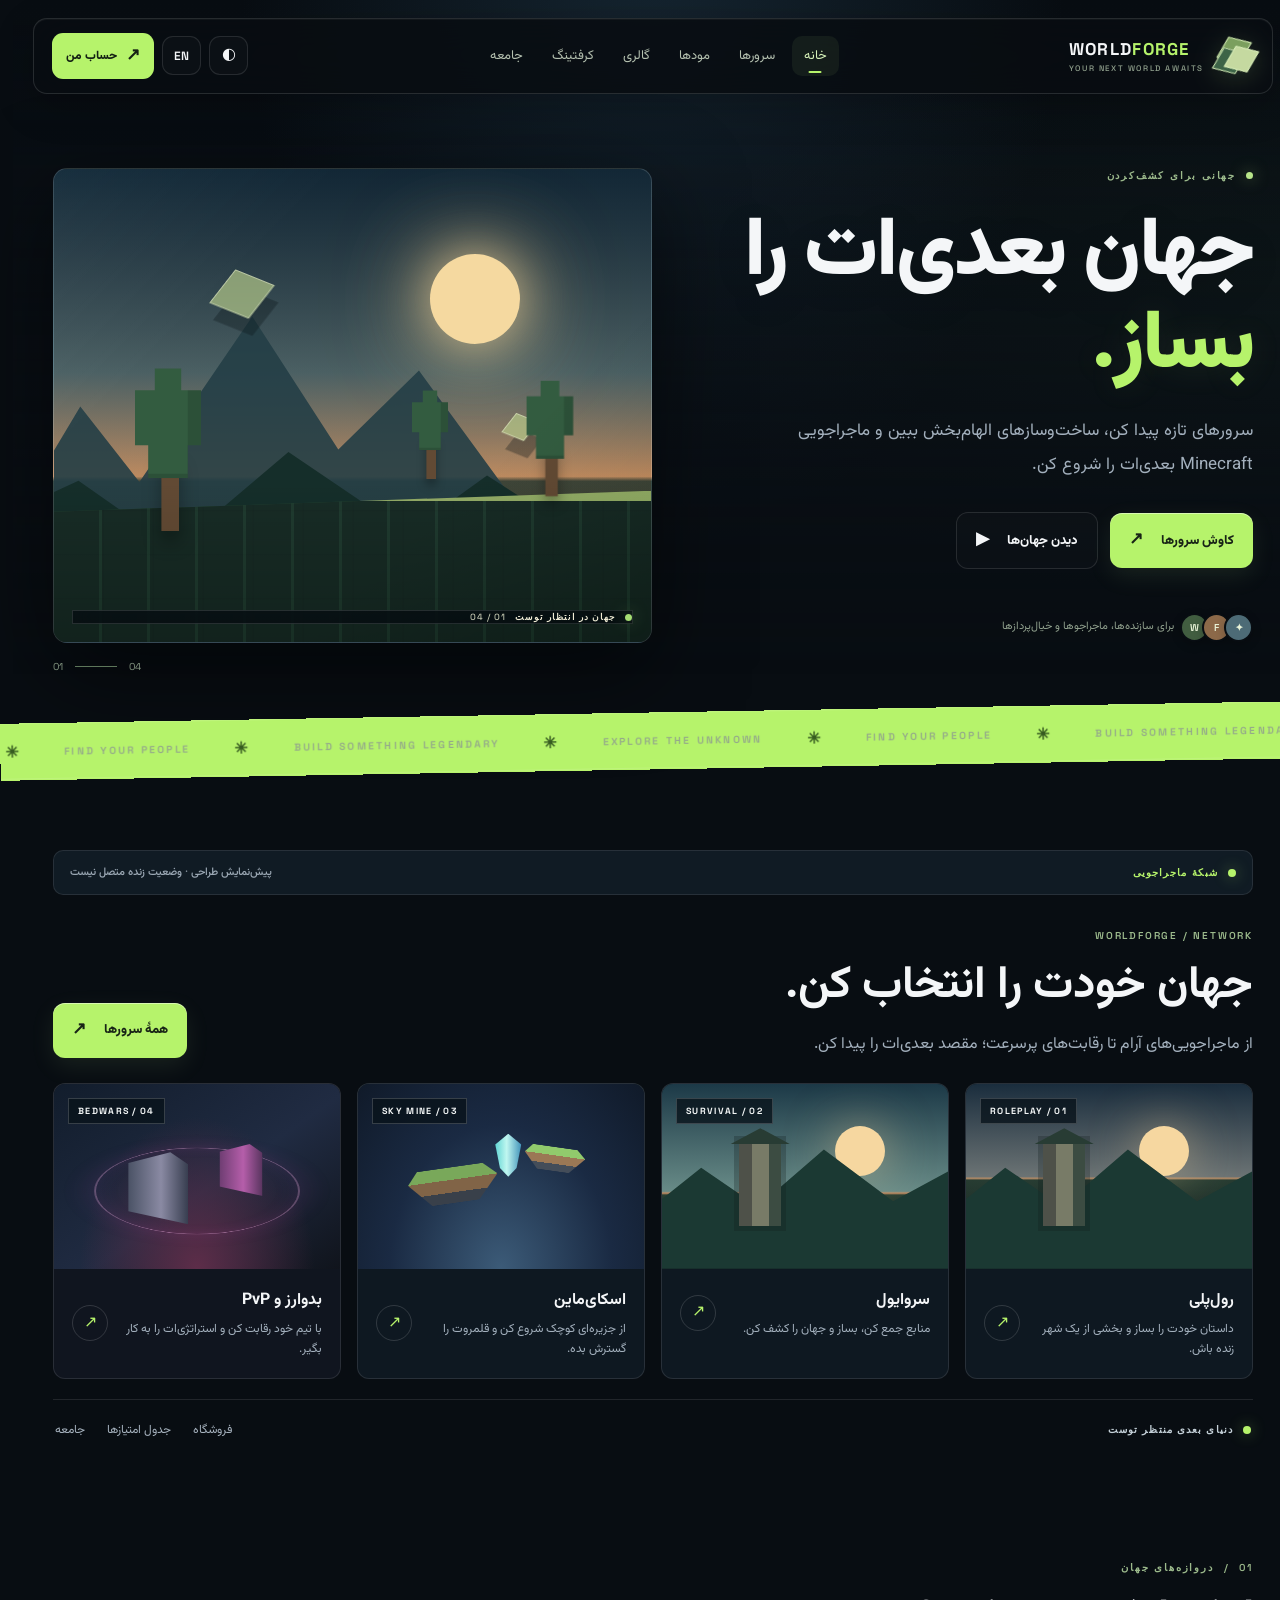
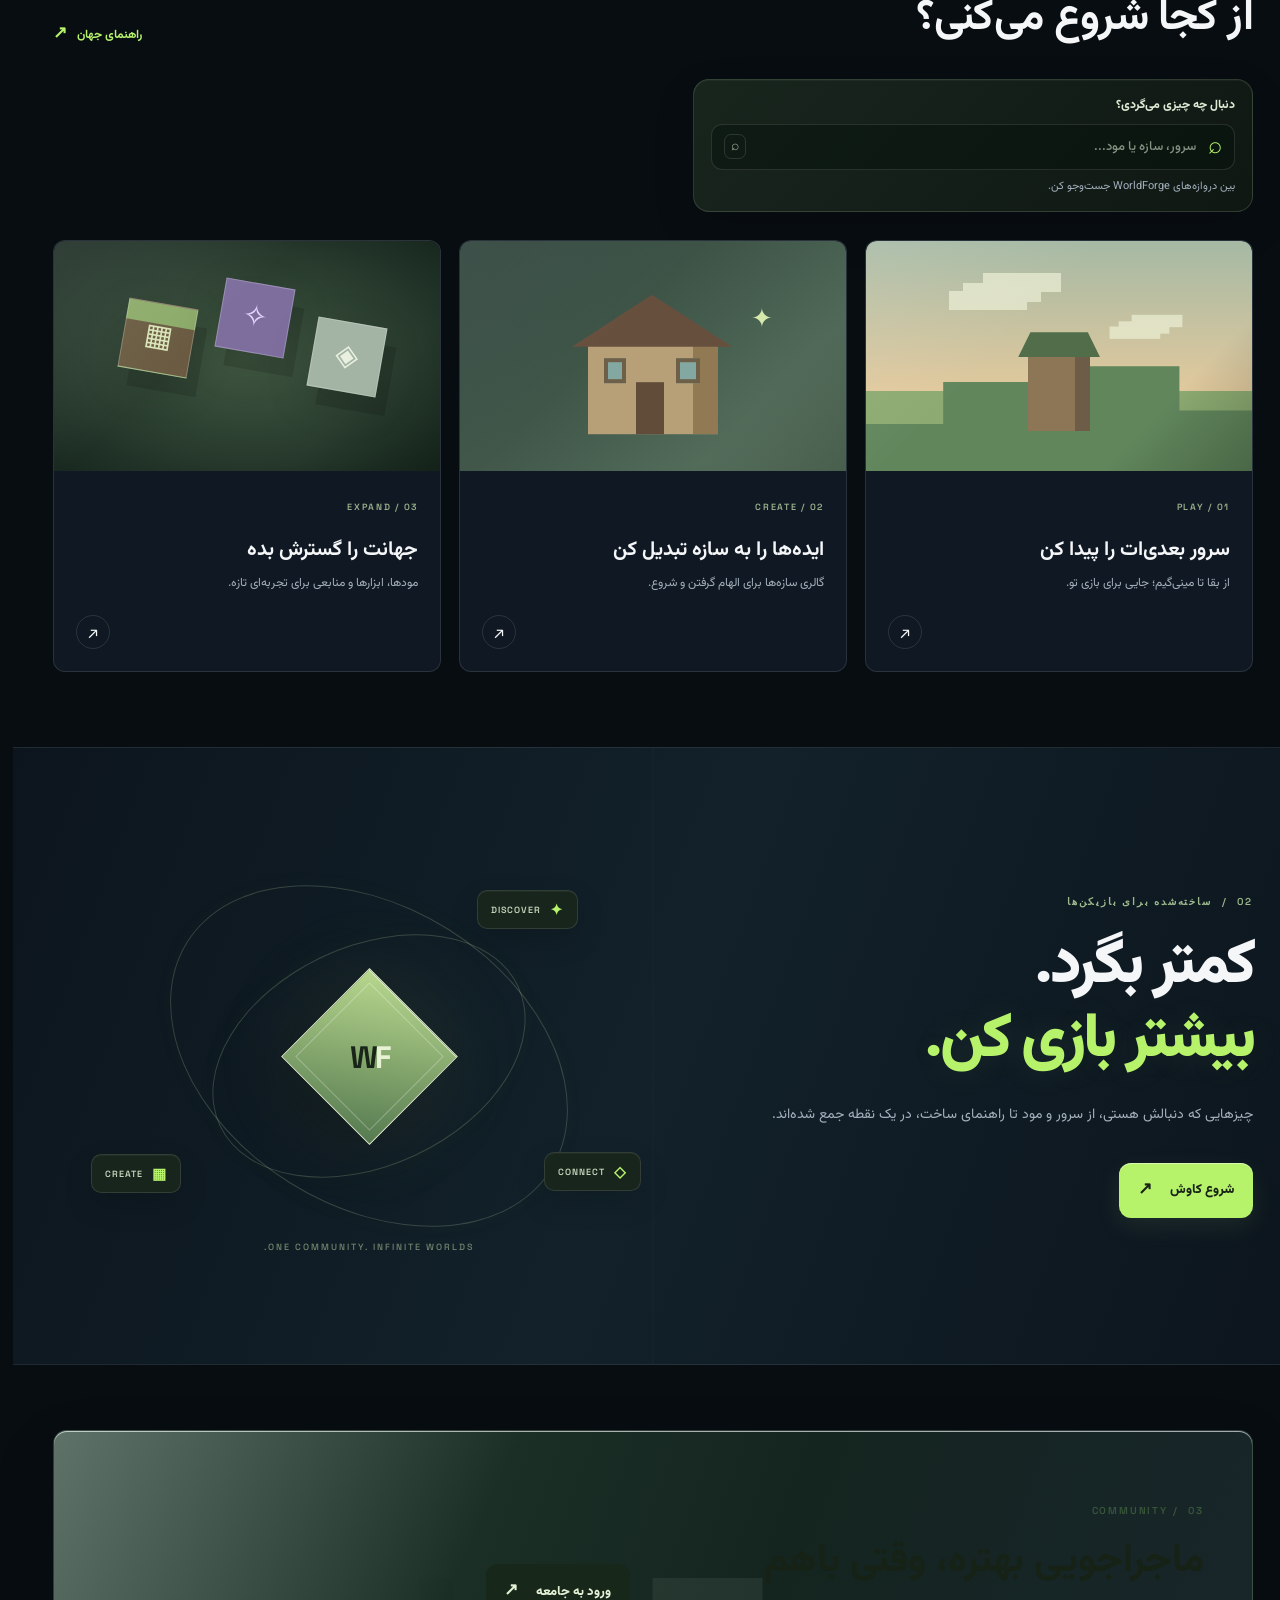
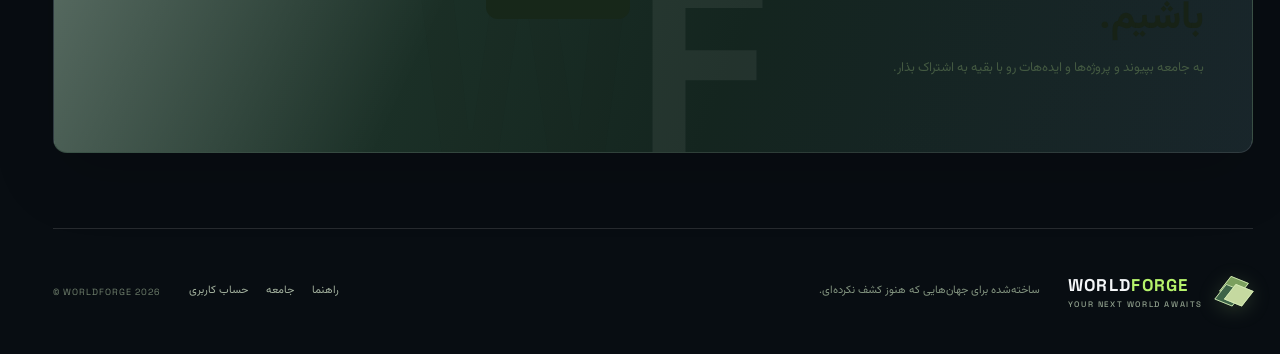
<file: index.html>
<!doctype html>
<html lang="fa" dir="rtl">
<head>
<meta charset="utf-8"><meta name="viewport" content="width=device-width,initial-scale=1,viewport-fit=cover">
<meta name="theme-color" content="#101810"><meta name="description" content="WORLDFORGE — جهان Minecraft تو، از سرورها تا ساخت‌وساز و جامعه.">
<title>WORLDFORGE — وارد جهان بعدی شو</title>
<link rel="icon" href="assets/favicon.svg" type="image/svg+xml">
<link rel="preconnect" href="https://fonts.googleapis.com"><link rel="preconnect" href="https://fonts.gstatic.com" crossorigin>
<link href="https://fonts.googleapis.com/css2?family=Vazirmatn:wght@400;500;600;700;800;900&family=Space+Grotesk:wght@400;500;600;700&display=swap" rel="stylesheet">
<link rel="stylesheet" href="styles.css">
<script defer src="app.js"></script>
</head>
<body>
<a class="skip" href="#main">رفتن به محتوای اصلی</a>
<header class="site-header"><a class="brand" href="index.html" aria-label="WORLDFORGE خانه"><span class="brand-cube" aria-hidden="true"><i></i><b></b><em></em></span><span><strong>WORLD<span>FORGE</span></strong><small>YOUR NEXT WORLD AWAITS</small></span></a>
<button class="menu-toggle" aria-expanded="false" aria-controls="primary-nav" aria-label="باز کردن منو"><span></span><span></span></button>
<nav id="primary-nav" class="primary-nav" aria-label="ناوبری اصلی"><a class="active" href="index.html" data-fa="خانه" data-en="Home">خانه</a><a href="servers.html" data-fa="سرورها" data-en="Servers">سرورها</a><a href="mods.html" data-fa="مودها" data-en="Mods">مودها</a><a href="gallery.html" data-fa="گالری" data-en="Gallery">گالری</a><a href="craft.html" data-fa="کرفتینگ" data-en="Crafting">کرفتینگ</a><a href="community.html" data-fa="جامعه" data-en="Community">جامعه</a></nav>
<div class="header-actions"><button class="icon-button" id="theme-toggle" aria-label="تغییر پوسته" title="تغییر پوسته">◐</button><button class="language-toggle" id="language-toggle" aria-label="Switch language">EN</button><a class="account-link" href="account.html"><span class="account-glyph">↗</span><span data-fa="حساب من" data-en="My account">حساب من</span></a></div></header>
<main id="main">
<section class="hero shell">
<div class="hero-copy"><div class="eyebrow"><span class="status-dot"></span><span data-fa="جهانی برای کشف‌کردن" data-en="A WORLD WAITING TO BE DISCOVERED">جهانی برای کشف‌کردن</span></div>
<h1 data-fa="جهان بعدی‌ات را<br><span>بساز.</span>" data-en="Your next world<br><span>starts here.</span>">جهان بعدی‌ات را<br><span>بساز.</span></h1>
<p class="hero-lede" data-fa="سرورهای تازه پیدا کن، ساخت‌وسازهای الهام‌بخش ببین و ماجراجویی Minecraft بعدی‌ات را شروع کن." data-en="Find new servers, discover inspiring builds, and start your next Minecraft adventure.">سرورهای تازه پیدا کن، ساخت‌وسازهای الهام‌بخش ببین و ماجراجویی Minecraft بعدی‌ات را شروع کن.</p>
<div class="hero-actions"><a class="button button-primary" href="servers.html"><span data-fa="کاوش سرورها" data-en="Explore servers">کاوش سرورها</span><b>↗</b></a><a class="button button-quiet" href="gallery.html"><span data-fa="دیدن جهان‌ها" data-en="Discover worlds">دیدن جهان‌ها</span><b>▶</b></a></div>
<div class="hero-proof"><div class="avatar-stack"><span>W</span><span>F</span><span>✦</span></div><p data-fa="برای سازنده‌ها، ماجراجوها و خیال‌پردازها" data-en="Made for builders, explorers & dreamers">برای سازنده‌ها، ماجراجوها و خیال‌پردازها</p></div></div>
<div class="hero-art" aria-label="تصویر هنری دنیای Minecraft"><div class="art-sky"></div><div class="sun"></div><div class="mountain mountain-back"></div><div class="mountain mountain-front"></div><div class="voxel-tree tree-one"><i></i><b></b></div><div class="voxel-tree tree-two"><i></i><b></b></div><div class="voxel-tree tree-three"><i></i><b></b></div><div class="voxel-ground"></div><div class="art-label"><span class="live-mark"></span><span data-fa="جهان در انتظار توست" data-en="YOUR WORLD AWAITS">جهان در انتظار توست</span><b>01 / 04</b></div><div class="floating-cube cube-a"></div><div class="floating-cube cube-b"></div></div>
<div class="hero-index"><span>01</span><i></i><span>04</span></div>
</section>
<section class="ticker" aria-label="WORLDFORGE"><div class="ticker-track"><span>BUILD SOMETHING LEGENDARY</span><b>✳</b><span>FIND YOUR PEOPLE</span><b>✳</b><span>EXPLORE THE UNKNOWN</span><b>✳</b><span>BUILD SOMETHING LEGENDARY</span><b>✳</b><span>FIND YOUR PEOPLE</span><b>✳</b></div></section>
<section class="network-hub shell" aria-labelledby="network-title">
<div class="network-topline"><span class="network-kicker"><i></i><span data-fa="شبکهٔ ماجراجویی" data-en="THE ADVENTURE NETWORK">شبکهٔ ماجراجویی</span></span><span class="network-note" data-fa="پیش‌نمایش طراحی · وضعیت زنده متصل نیست" data-en="Design preview · live status not connected">پیش‌نمایش طراحی · وضعیت زنده متصل نیست</span></div>
<div class="network-heading"><div><div class="eyebrow">WORLDFORGE / NETWORK</div><h2 id="network-title" data-fa="جهان خودت را انتخاب کن." data-en="Choose your world.">جهان خودت را انتخاب کن.</h2><p data-fa="از ماجراجویی‌های آرام تا رقابت‌های پرسرعت؛ مقصد بعدی‌ات را پیدا کن." data-en="From relaxed adventures to fast-paced competition, find your next destination.">از ماجراجویی‌های آرام تا رقابت‌های پرسرعت؛ مقصد بعدی‌ات را پیدا کن.</p></div><a class="button button-primary" href="servers.html"><span data-fa="همهٔ سرورها" data-en="All servers">همهٔ سرورها</span><b>↗</b></a></div>
<div class="mode-grid">
<a class="mode-card mode-roleplay" href="servers.html"><div class="mode-art"><span class="mode-sun"></span><span class="mode-mountain"></span><span class="mode-tower"></span><span class="mode-tag">01 / ROLEPLAY</span></div><div class="mode-info"><div><h3 data-fa="رول‌پلی" data-en="Roleplay">رول‌پلی</h3><p data-fa="داستان خودت را بساز و بخشی از یک شهر زنده باش." data-en="Create your story and become part of a living city.">داستان خودت را بساز و بخشی از یک شهر زنده باش.</p></div><span class="mode-arrow">↗</span></div></a>
<a class="mode-card mode-survival" href="servers.html"><div class="mode-art"><span class="mode-sun"></span><span class="mode-mountain"></span><span class="mode-tower"></span><span class="mode-tag">02 / SURVIVAL</span></div><div class="mode-info"><div><h3 data-fa="سروایول" data-en="Survival">سروایول</h3><p data-fa="منابع جمع کن، بساز و جهان را کشف کن." data-en="Gather, build, and explore the unknown.">منابع جمع کن، بساز و جهان را کشف کن.</p></div><span class="mode-arrow">↗</span></div></a>
<a class="mode-card mode-skymine" href="servers.html"><div class="mode-art"><span class="island island-one"></span><span class="island island-two"></span><span class="sky-crystal"></span><span class="mode-tag">03 / SKY MINE</span></div><div class="mode-info"><div><h3 data-fa="اسکای‌ماین" data-en="SkyMine">اسکای‌ماین</h3><p data-fa="از جزیره‌ای کوچک شروع کن و قلمروت را گسترش بده." data-en="Start on a small island and grow your own realm.">از جزیره‌ای کوچک شروع کن و قلمروت را گسترش بده.</p></div><span class="mode-arrow">↗</span></div></a>
<a class="mode-card mode-competitive" href="servers.html"><div class="mode-art"><span class="arena-ring"></span><span class="arena-block arena-block-a"></span><span class="arena-block arena-block-b"></span><span class="mode-tag">04 / BEDWARS</span></div><div class="mode-info"><div><h3 data-fa="بدوارز و PvP" data-en="BedWars & PvP">بدوارز و PvP</h3><p data-fa="با تیم خود رقابت کن و استراتژی‌ات را به کار بگیر." data-en="Compete with your team and put your strategy to work.">با تیم خود رقابت کن و استراتژی‌ات را به کار بگیر.</p></div><span class="mode-arrow">↗</span></div></a>
</div>
<div class="network-footer"><div class="network-footer-mark"><span class="network-pulse"></span><span data-fa="دنیای بعدی منتظر توست" data-en="YOUR NEXT WORLD IS WAITING">دنیای بعدی منتظر توست</span></div><div class="network-footer-links"><a href="shop.html" data-fa="فروشگاه" data-en="Store">فروشگاه</a><a href="leaderboard.html" data-fa="جدول امتیازها" data-en="Leaderboard">جدول امتیازها</a><a href="community.html" data-fa="جامعه" data-en="Community">جامعه</a></div></div>
</section>
<section class="section shell" id="discover"><div class="section-heading"><div><div class="eyebrow"><span>01</span> / <span data-fa="دروازه‌های جهان" data-en="THE PORTALS">دروازه‌های جهان</span></div><h2 data-fa="از کجا شروع می‌کنی؟" data-en="Where will you begin?">از کجا شروع می‌کنی؟</h2></div><a class="text-link" href="docs.html"><span data-fa="راهنمای جهان" data-en="World guide">راهنمای جهان</span><b>↗</b></a></div>
<div class="portal-search" role="search"><label for="portal-search" data-fa="دنبال چه چیزی می‌گردی؟" data-en="What are you looking for?">دنبال چه چیزی می‌گردی؟</label><div class="portal-search-control"><span aria-hidden="true">⌕</span><input id="portal-search" type="search" autocomplete="off" placeholder="سرور، سازه یا مود..." data-placeholder-fa="سرور، سازه یا مود..." data-placeholder-en="Servers, builds or mods..." aria-controls="portal-results"><kbd>⌕</kbd></div><p id="portal-results" class="search-feedback" role="status" aria-live="polite" data-fa="بین دروازه‌های WorldForge جست‌وجو کن." data-en="Search across WorldForge portals.">بین دروازه‌های WorldForge جست‌وجو کن.</p></div>
<div class="portal-grid"><a class="portal portal-servers" href="servers.html"><div class="portal-art server-art"><span class="pixel-cloud cloud-one"></span><span class="pixel-cloud cloud-two"></span><span class="block-hill"></span><span class="tiny-tower"></span></div><div class="portal-content"><span class="portal-number">01 / PLAY</span><h3 data-fa="سرور بعدی‌ات را پیدا کن" data-en="Find your next server">سرور بعدی‌ات را پیدا کن</h3><p data-fa="از بقا تا مینی‌گیم؛ جایی برای بازی تو." data-en="From survival to minigames — find your place.">از بقا تا مینی‌گیم؛ جایی برای بازی تو.</p><span class="circle-arrow">↗</span></div></a>
<a class="portal portal-build" href="gallery.html"><div class="portal-art build-art"><div class="voxel-house"><i></i><b></b><em></em></div><span class="build-spark">✦</span></div><div class="portal-content"><span class="portal-number">02 / CREATE</span><h3 data-fa="ایده‌ها را به سازه تبدیل کن" data-en="Turn ideas into builds">ایده‌ها را به سازه تبدیل کن</h3><p data-fa="گالری سازه‌ها برای الهام گرفتن و شروع." data-en="Build showcases to spark your next idea.">گالری سازه‌ها برای الهام گرفتن و شروع.</p><span class="circle-arrow">↗</span></div></a>
<a class="portal portal-mods" href="mods.html"><div class="portal-art mods-art"><div class="floating-block block-grass">▦</div><div class="floating-block block-amethyst">✧</div><div class="floating-block block-iron">◈</div></div><div class="portal-content"><span class="portal-number">03 / EXPAND</span><h3 data-fa="جهانت را گسترش بده" data-en="Expand your world">جهانت را گسترش بده</h3><p data-fa="مودها، ابزارها و منابعی برای تجربه‌ای تازه." data-en="Mods, tools and resources for new adventures.">مودها، ابزارها و منابعی برای تجربه‌ای تازه.</p><span class="circle-arrow">↗</span></div></a></div></section>
<section class="feature-band"><div class="shell feature-layout"><div class="feature-copy"><div class="eyebrow"><span>02</span> / <span data-fa="ساخته‌شده برای بازیکن‌ها" data-en="BUILT FOR PLAYERS">ساخته‌شده برای بازیکن‌ها</span></div><h2 data-fa="کمتر بگرد.<br><span>بیشتر بازی کن.</span>" data-en="Less searching.<br><span>More playing.</span>">کمتر بگرد.<br><span>بیشتر بازی کن.</span></h2><p data-fa="چیزهایی که دنبالش هستی، از سرور و مود تا راهنمای ساخت، در یک نقطه جمع شده‌اند." data-en="From servers and mods to crafting guides, find the things you need in one place.">چیزهایی که دنبالش هستی، از سرور و مود تا راهنمای ساخت، در یک نقطه جمع شده‌اند.</p><a class="button button-primary" href="craft.html"><span data-fa="شروع کاوش" data-en="Start exploring">شروع کاوش</span><b>↗</b></a></div><div class="feature-visual"><div class="feature-orbit orbit-one"></div><div class="feature-orbit orbit-two"></div><div class="feature-core"><div class="core-face">W<span>F</span></div></div><div class="orbit-tag tag-top"><b>✦</b><span>DISCOVER</span></div><div class="orbit-tag tag-left"><b>▦</b><span>CREATE</span></div><div class="orbit-tag tag-right"><b>◇</b><span>CONNECT</span></div><div class="feature-caption">ONE COMMUNITY. INFINITE WORLDS.</div></div></div></section>
<section class="section shell community-strip"><div class="community-card"><div><div class="eyebrow"><span>03</span> / COMMUNITY</div><h2 data-fa="ماجراجویی بهتره، وقتی باهم باشیم." data-en="Every adventure is better together.">ماجراجویی بهتره، وقتی باهم باشیم.</h2><p data-fa="به جامعه بپیوند و پروژه‌ها و ایده‌هات رو با بقیه به اشتراک بذار." data-en="Join the community and share your projects and ideas.">به جامعه بپیوند و پروژه‌ها و ایده‌هات رو با بقیه به اشتراک بذار.</p></div><a class="button button-light" href="community.html"><span data-fa="ورود به جامعه" data-en="Join the community">ورود به جامعه</span><b>↗</b></a><div class="community-mark" aria-hidden="true">W<span>F</span></div></div></section>
</main>
<footer class="site-footer shell"><a class="brand brand-footer" href="index.html"><span class="brand-cube"><i></i><b></b><em></em></span><span><strong>WORLD<span>FORGE</span></strong><small>YOUR NEXT WORLD AWAITS</small></span></a><p data-fa="ساخته‌شده برای جهان‌هایی که هنوز کشف نکرده‌ای." data-en="Built for worlds you haven't discovered yet.">ساخته‌شده برای جهان‌هایی که هنوز کشف نکرده‌ای.</p><div class="footer-links"><a href="docs.html" data-fa="راهنما" data-en="Docs">راهنما</a><a href="community.html" data-fa="جامعه" data-en="Community">جامعه</a><a href="account.html" data-fa="حساب کاربری" data-en="Account">حساب کاربری</a></div><span class="copyright">© WORLDFORGE 2026</span></footer>
<nav class="mobile-dock" aria-label="ناوبری سریع"><a class="dock-active" href="index.html" aria-label="خانه"><span>⌂</span><small data-fa="خانه" data-en="Home">خانه</small></a><a href="servers.html" aria-label="سرورها"><span>◇</span><small data-fa="سرورها" data-en="Servers">سرورها</small></a><a href="gallery.html" aria-label="گالری"><span>▧</span><small data-fa="گالری" data-en="Gallery">گالری</small></a><a href="community.html" aria-label="جامعه"><span>✳</span><small data-fa="جامعه" data-en="Community">جامعه</small></a><a href="account.html" aria-label="حساب"><span>♙</span><small data-fa="حساب" data-en="Account">حساب</small></a></nav>
</body></html>
</file>
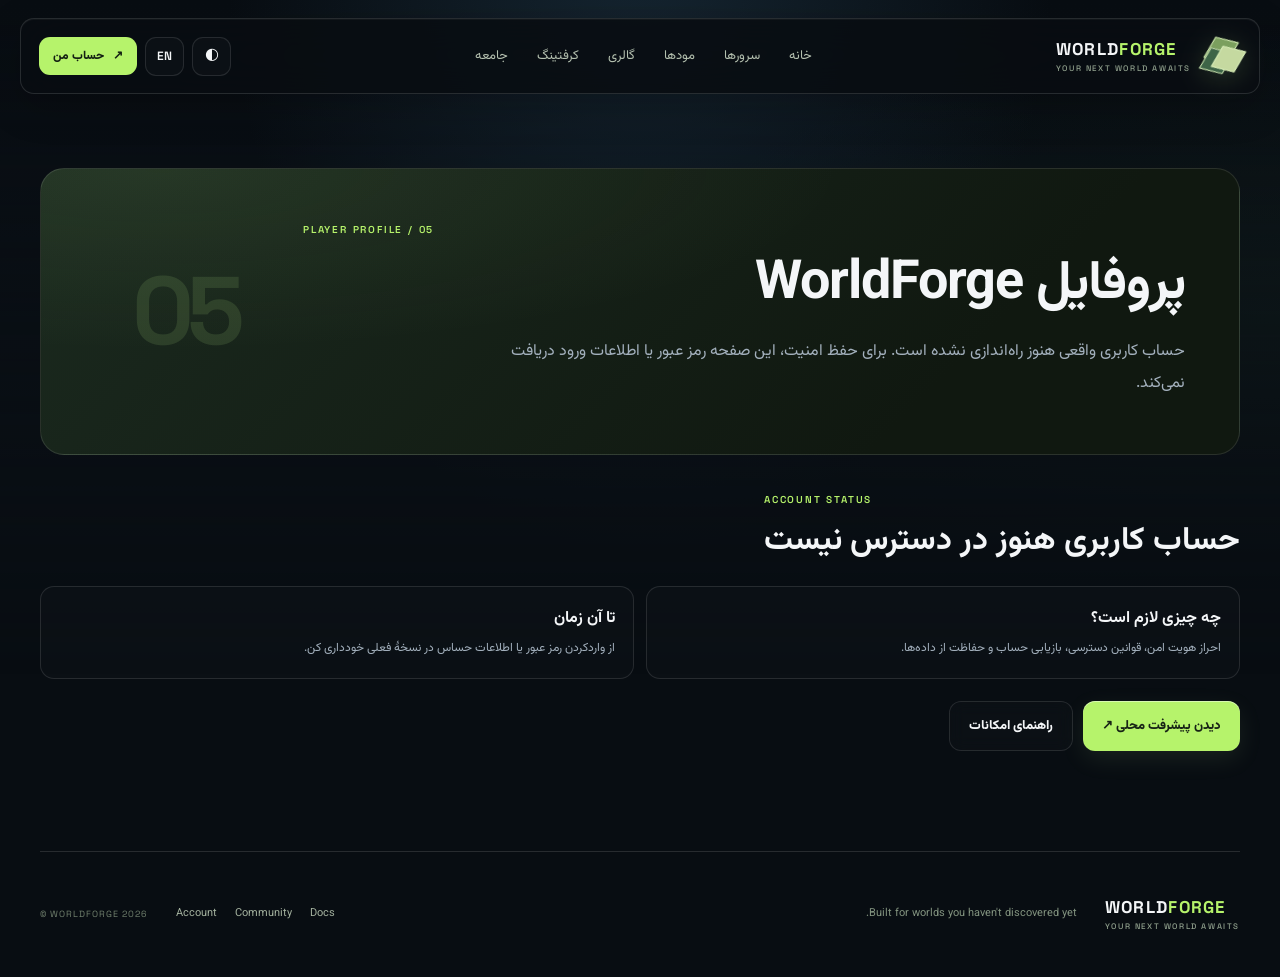
<file: account.html>
<!doctype html><html lang="fa" dir="rtl"><head><meta charset="utf-8"><meta name="viewport" content="width=device-width,initial-scale=1"><meta name="theme-color" content="#101810"><meta name="description" content="Account is currently a preview; real sign-in will activate after Firebase and security rules are configured."><title>Your world, your account — WORLDFORGE</title><link href="https://fonts.googleapis.com/css2?family=Vazirmatn:wght@400;500;600;700;800;900&family=Space+Grotesk:wght@400;500;600;700&display=swap" rel="stylesheet"><link rel="stylesheet" href="styles.css"><link rel="stylesheet" href="module-pages.css"><script defer src="app.js"></script><script defer src="module-pages.js"></script></head><body><a class="skip" href="#main">رفتن به محتوای اصلی</a><header class="site-header"><a class="brand" href="index.html"><span class="brand-cube"><i></i><b></b><em></em></span><span><strong>WORLD<span>FORGE</span></strong><small>YOUR NEXT WORLD AWAITS</small></span></a><button class="menu-toggle" aria-expanded="false" aria-controls="primary-nav" aria-label="باز کردن منو"><span></span><span></span></button><nav id="primary-nav" class="primary-nav" aria-label="ناوبری اصلی"><a href="index.html" data-fa="خانه" data-en="Home">خانه</a><a href="servers.html" data-fa="سرورها" data-en="Servers">سرورها</a><a href="mods.html" data-fa="مودها" data-en="Mods">مودها</a><a href="gallery.html" data-fa="گالری" data-en="Gallery">گالری</a><a href="craft.html" data-fa="کرفتینگ" data-en="Crafting">کرفتینگ</a><a href="community.html" data-fa="جامعه" data-en="Community">جامعه</a></nav><div class="header-actions"><button class="icon-button" id="theme-toggle" aria-label="تغییر پوسته">◐</button><button class="language-toggle" id="language-toggle">EN</button><a class="account-link" href="account.html">↗ <span data-fa="حساب من" data-en="My account">حساب من</span></a></div></header><main id="main" class="shell inner-page module-page" data-module-page="account"><div class="module-hero"><div><div class="module-kicker">PLAYER PROFILE / 05</div><h1 data-fa="پروفایل WorldForge" data-en="Your WorldForge profile">پروفایل WorldForge</h1><p data-fa="حساب کاربری واقعی هنوز راه‌اندازی نشده است. برای حفظ امنیت، این صفحه رمز عبور یا اطلاعات ورود دریافت نمی‌کند." data-en="Real accounts are not configured yet. This page will not collect passwords or sign-in details.">حساب کاربری واقعی هنوز راه‌اندازی نشده است. برای حفظ امنیت، این صفحه رمز عبور یا اطلاعات ورود دریافت نمی‌کند.</p></div><div class="module-index" aria-hidden="true">05</div></div><section class="module-section"><div class="module-section-head"><div><div class="module-kicker">ACCOUNT STATUS</div><h2 data-fa="حساب کاربری هنوز در دسترس نیست" data-en="Accounts are not available yet">حساب کاربری هنوز در دسترس نیست</h2></div></div><div class="module-feature-list"><div class="module-feature"><strong data-fa="چه چیزی لازم است؟" data-en="What is required?">چه چیزی لازم است؟</strong><p data-fa="احراز هویت امن، قوانین دسترسی، بازیابی حساب و حفاظت از داده‌ها." data-en="Secure authentication, access rules, account recovery, and data protection.">احراز هویت امن، قوانین دسترسی، بازیابی حساب و حفاظت از داده‌ها.</p></div><div class="module-feature"><strong data-fa="تا آن زمان" data-en="Until then">تا آن زمان</strong><p data-fa="از واردکردن رمز عبور یا اطلاعات حساس در نسخهٔ فعلی خودداری کن." data-en="Do not enter passwords or sensitive information into this prototype.">از واردکردن رمز عبور یا اطلاعات حساس در نسخهٔ فعلی خودداری کن.</p></div></div><div class="module-actions"><a class="button button-primary" href="progress.html" data-fa="دیدن پیشرفت محلی ↗" data-en="View local progress ↗">دیدن پیشرفت محلی ↗</a><a class="button button-quiet" href="docs.html" data-fa="راهنمای امکانات" data-en="Feature guide">راهنمای امکانات</a></div></section></main><footer class="site-footer shell"><a class="brand brand-footer" href="index.html"><span><strong>WORLD<span>FORGE</span></strong><small>YOUR NEXT WORLD AWAITS</small></span></a><p>Built for worlds you haven't discovered yet.</p><div class="footer-links"><a href="docs.html">Docs</a><a href="community.html">Community</a><a href="account.html">Account</a></div><span class="copyright">© WORLDFORGE 2026</span></footer><nav class="mobile-dock" aria-label="ناوبری سریع"><a href="index.html"><span>⌂</span><small data-fa="خانه" data-en="Home">خانه</small></a><a href="servers.html"><span>◇</span><small data-fa="سرورها" data-en="Servers">سرورها</small></a><a href="gallery.html"><span>▧</span><small data-fa="گالری" data-en="Gallery">گالری</small></a><a href="community.html"><span>✳</span><small data-fa="جامعه" data-en="Community">جامعه</small></a><a href="account.html"><span>♙</span><small data-fa="حساب" data-en="Account">حساب</small></a></nav></body></html>
</file>
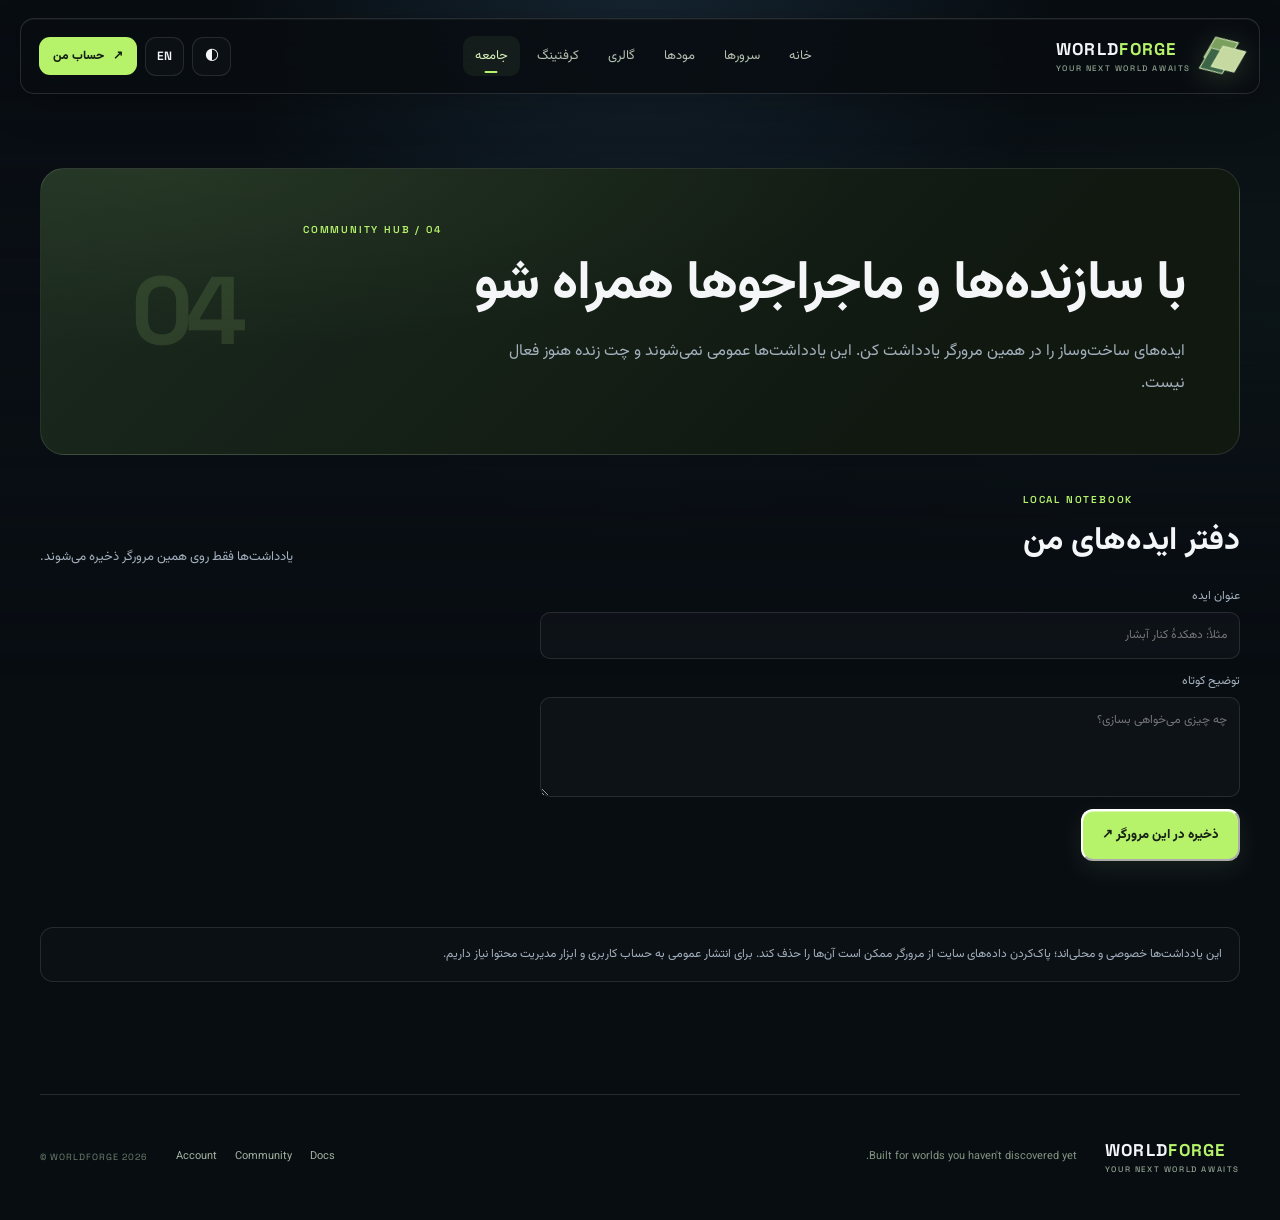
<file: community.html>
<!doctype html><html lang="fa" dir="rtl"><head><meta charset="utf-8"><meta name="viewport" content="width=device-width,initial-scale=1"><meta name="theme-color" content="#101810"><meta name="description" content="A place to share ideas and projects. Live chat will only activate after authentication and security rules are configured."><title>Meet builders and explorers — WORLDFORGE</title><link href="https://fonts.googleapis.com/css2?family=Vazirmatn:wght@400;500;600;700;800;900&family=Space+Grotesk:wght@400;500;600;700&display=swap" rel="stylesheet"><link rel="stylesheet" href="styles.css"><link rel="stylesheet" href="module-pages.css"><script defer src="app.js"></script><script defer src="module-pages.js"></script></head><body><a class="skip" href="#main">رفتن به محتوای اصلی</a><header class="site-header"><a class="brand" href="index.html"><span class="brand-cube"><i></i><b></b><em></em></span><span><strong>WORLD<span>FORGE</span></strong><small>YOUR NEXT WORLD AWAITS</small></span></a><button class="menu-toggle" aria-expanded="false" aria-controls="primary-nav" aria-label="باز کردن منو"><span></span><span></span></button><nav id="primary-nav" class="primary-nav" aria-label="ناوبری اصلی"><a href="index.html" data-fa="خانه" data-en="Home">خانه</a><a href="servers.html" data-fa="سرورها" data-en="Servers">سرورها</a><a href="mods.html" data-fa="مودها" data-en="Mods">مودها</a><a href="gallery.html" data-fa="گالری" data-en="Gallery">گالری</a><a href="craft.html" data-fa="کرفتینگ" data-en="Crafting">کرفتینگ</a><a href="community.html" data-fa="جامعه" data-en="Community">جامعه</a></nav><div class="header-actions"><button class="icon-button" id="theme-toggle" aria-label="تغییر پوسته">◐</button><button class="language-toggle" id="language-toggle">EN</button><a class="account-link" href="account.html">↗ <span data-fa="حساب من" data-en="My account">حساب من</span></a></div></header><main id="main" class="shell inner-page module-page" data-module-page="community"><div class="module-hero"><div><div class="module-kicker">COMMUNITY HUB / 04</div><h1 data-fa="با سازنده‌ها و ماجراجوها همراه شو" data-en="Meet builders and explorers">با سازنده‌ها و ماجراجوها همراه شو</h1><p data-fa="ایده‌های ساخت‌وساز را در همین مرورگر یادداشت کن. این یادداشت‌ها عمومی نمی‌شوند و چت زنده هنوز فعال نیست." data-en="Save build ideas in this browser. Notes are not public, and live chat is not connected.">ایده‌های ساخت‌وساز را در همین مرورگر یادداشت کن. این یادداشت‌ها عمومی نمی‌شوند و چت زنده هنوز فعال نیست.</p></div><div class="module-index" aria-hidden="true">04</div></div><section class="module-section"><div class="module-section-head"><div><div class="module-kicker">LOCAL NOTEBOOK</div><h2 data-fa="دفتر ایده‌های من" data-en="My idea notebook">دفتر ایده‌های من</h2></div><p data-fa="یادداشت‌ها فقط روی همین مرورگر ذخیره می‌شوند." data-en="Notes are saved only in this browser.">یادداشت‌ها فقط روی همین مرورگر ذخیره می‌شوند.</p></div><form class="module-form" id="idea-form"><label><span data-fa="عنوان ایده" data-en="Idea title">عنوان ایده</span><input name="title" maxlength="80" required placeholder="مثلاً: دهکدهٔ کنار آبشار"></label><label><span data-fa="توضیح کوتاه" data-en="Short description">توضیح کوتاه</span><textarea name="description" maxlength="500" required placeholder="چه چیزی می‌خواهی بسازی؟"></textarea></label><div><button class="button button-primary" type="submit" data-fa="ذخیره در این مرورگر ↗" data-en="Save in this browser ↗">ذخیره در این مرورگر ↗</button></div><p class="module-status" id="idea-status" role="status" aria-live="polite"></p></form><div class="module-grid" id="idea-list"></div><p class="module-note" data-fa="این یادداشت‌ها خصوصی و محلی‌اند؛ پاک‌کردن داده‌های سایت از مرورگر ممکن است آن‌ها را حذف کند. برای انتشار عمومی به حساب کاربری و ابزار مدیریت محتوا نیاز داریم." data-en="These notes are local to this browser and may be cleared with site data. Public posting needs accounts and a moderated content system.">این یادداشت‌ها خصوصی و محلی‌اند؛ پاک‌کردن داده‌های سایت از مرورگر ممکن است آن‌ها را حذف کند. برای انتشار عمومی به حساب کاربری و ابزار مدیریت محتوا نیاز داریم.</p></section></main><footer class="site-footer shell"><a class="brand brand-footer" href="index.html"><span><strong>WORLD<span>FORGE</span></strong><small>YOUR NEXT WORLD AWAITS</small></span></a><p>Built for worlds you haven't discovered yet.</p><div class="footer-links"><a href="docs.html">Docs</a><a href="community.html">Community</a><a href="account.html">Account</a></div><span class="copyright">© WORLDFORGE 2026</span></footer><nav class="mobile-dock" aria-label="ناوبری سریع"><a href="index.html"><span>⌂</span><small data-fa="خانه" data-en="Home">خانه</small></a><a href="servers.html"><span>◇</span><small data-fa="سرورها" data-en="Servers">سرورها</small></a><a href="gallery.html"><span>▧</span><small data-fa="گالری" data-en="Gallery">گالری</small></a><a href="community.html"><span>✳</span><small data-fa="جامعه" data-en="Community">جامعه</small></a><a href="account.html"><span>♙</span><small data-fa="حساب" data-en="Account">حساب</small></a></nav></body></html>
</file>
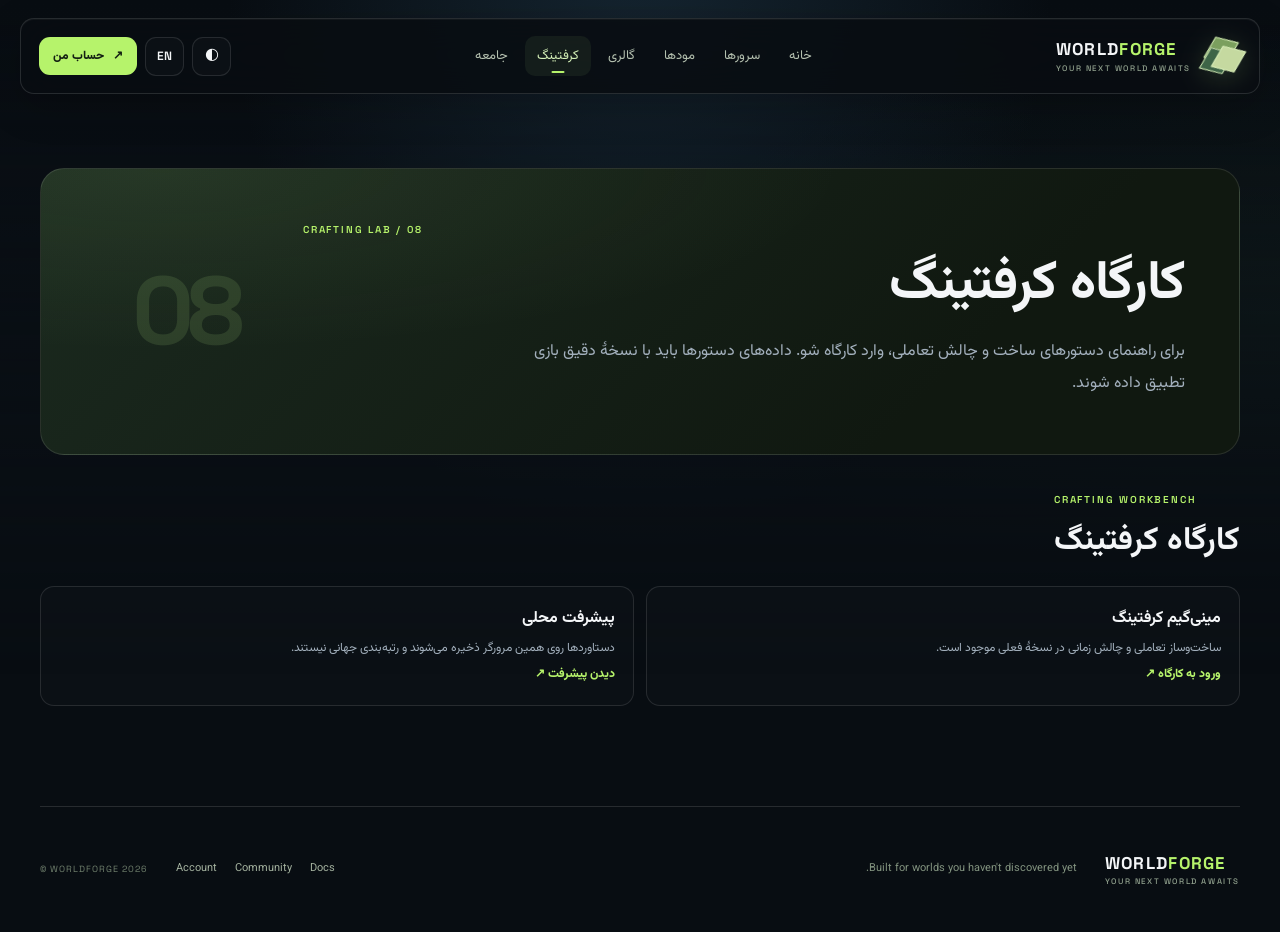
<file: craft.html>
<!doctype html><html lang="fa" dir="rtl"><head><meta charset="utf-8"><meta name="viewport" content="width=device-width,initial-scale=1"><meta name="theme-color" content="#101810"><meta name="description" content="Interactive Minecraft crafting references. Recipe data needs a complete review before launch."><title>Find your next recipe — WORLDFORGE</title><link href="https://fonts.googleapis.com/css2?family=Vazirmatn:wght@400;500;600;700;800;900&family=Space+Grotesk:wght@400;500;600;700&display=swap" rel="stylesheet"><link rel="stylesheet" href="styles.css"><link rel="stylesheet" href="module-pages.css"><script defer src="app.js"></script><script defer src="module-pages.js"></script></head><body><a class="skip" href="#main">رفتن به محتوای اصلی</a><header class="site-header"><a class="brand" href="index.html"><span class="brand-cube"><i></i><b></b><em></em></span><span><strong>WORLD<span>FORGE</span></strong><small>YOUR NEXT WORLD AWAITS</small></span></a><button class="menu-toggle" aria-expanded="false" aria-controls="primary-nav" aria-label="باز کردن منو"><span></span><span></span></button><nav id="primary-nav" class="primary-nav" aria-label="ناوبری اصلی"><a href="index.html" data-fa="خانه" data-en="Home">خانه</a><a href="servers.html" data-fa="سرورها" data-en="Servers">سرورها</a><a href="mods.html" data-fa="مودها" data-en="Mods">مودها</a><a href="gallery.html" data-fa="گالری" data-en="Gallery">گالری</a><a href="craft.html" data-fa="کرفتینگ" data-en="Crafting">کرفتینگ</a><a href="community.html" data-fa="جامعه" data-en="Community">جامعه</a></nav><div class="header-actions"><button class="icon-button" id="theme-toggle" aria-label="تغییر پوسته">◐</button><button class="language-toggle" id="language-toggle">EN</button><a class="account-link" href="account.html">↗ <span data-fa="حساب من" data-en="My account">حساب من</span></a></div></header><main id="main" class="shell inner-page module-page" data-module-page="craft"><div class="module-hero"><div><div class="module-kicker">CRAFTING LAB / 08</div><h1 data-fa="کارگاه کرفتینگ" data-en="Crafting lab">کارگاه کرفتینگ</h1><p data-fa="برای راهنمای دستورهای ساخت و چالش تعاملی، وارد کارگاه شو. داده‌های دستورها باید با نسخهٔ دقیق بازی تطبیق داده شوند." data-en="Visit the crafting workbench and challenge. Recipes still need validation against the exact game version.">برای راهنمای دستورهای ساخت و چالش تعاملی، وارد کارگاه شو. داده‌های دستورها باید با نسخهٔ دقیق بازی تطبیق داده شوند.</p></div><div class="module-index" aria-hidden="true">08</div></div><section class="module-section"><div class="module-section-head"><div><div class="module-kicker">CRAFTING WORKBENCH</div><h2 data-fa="کارگاه کرفتینگ" data-en="Crafting workbench">کارگاه کرفتینگ</h2></div></div><div class="module-feature-list"><div class="module-feature"><strong data-fa="مینی‌گیم کرفتینگ" data-en="Crafting mini-game">مینی‌گیم کرفتینگ</strong><p data-fa="ساخت‌وساز تعاملی و چالش زمانی در نسخهٔ فعلی موجود است." data-en="Interactive crafting and a timed challenge are available in the current prototype.">ساخت‌وساز تعاملی و چالش زمانی در نسخهٔ فعلی موجود است.</p><a class="module-card-link" href="games.html" data-fa="ورود به کارگاه ↗" data-en="Open workbench ↗">ورود به کارگاه ↗</a></div><div class="module-feature"><strong data-fa="پیشرفت محلی" data-en="Local progress">پیشرفت محلی</strong><p data-fa="دستاوردها روی همین مرورگر ذخیره می‌شوند و رتبه‌بندی جهانی نیستند." data-en="Achievements are stored in this browser and are not global rankings.">دستاوردها روی همین مرورگر ذخیره می‌شوند و رتبه‌بندی جهانی نیستند.</p><a class="module-card-link" href="progress.html" data-fa="دیدن پیشرفت ↗" data-en="View progress ↗">دیدن پیشرفت ↗</a></div></div></section></main><footer class="site-footer shell"><a class="brand brand-footer" href="index.html"><span><strong>WORLD<span>FORGE</span></strong><small>YOUR NEXT WORLD AWAITS</small></span></a><p>Built for worlds you haven't discovered yet.</p><div class="footer-links"><a href="docs.html">Docs</a><a href="community.html">Community</a><a href="account.html">Account</a></div><span class="copyright">© WORLDFORGE 2026</span></footer><nav class="mobile-dock" aria-label="ناوبری سریع"><a href="index.html"><span>⌂</span><small data-fa="خانه" data-en="Home">خانه</small></a><a href="servers.html"><span>◇</span><small data-fa="سرورها" data-en="Servers">سرورها</small></a><a href="gallery.html"><span>▧</span><small data-fa="گالری" data-en="Gallery">گالری</small></a><a href="community.html"><span>✳</span><small data-fa="جامعه" data-en="Community">جامعه</small></a><a href="account.html"><span>♙</span><small data-fa="حساب" data-en="Account">حساب</small></a></nav></body></html>
</file>
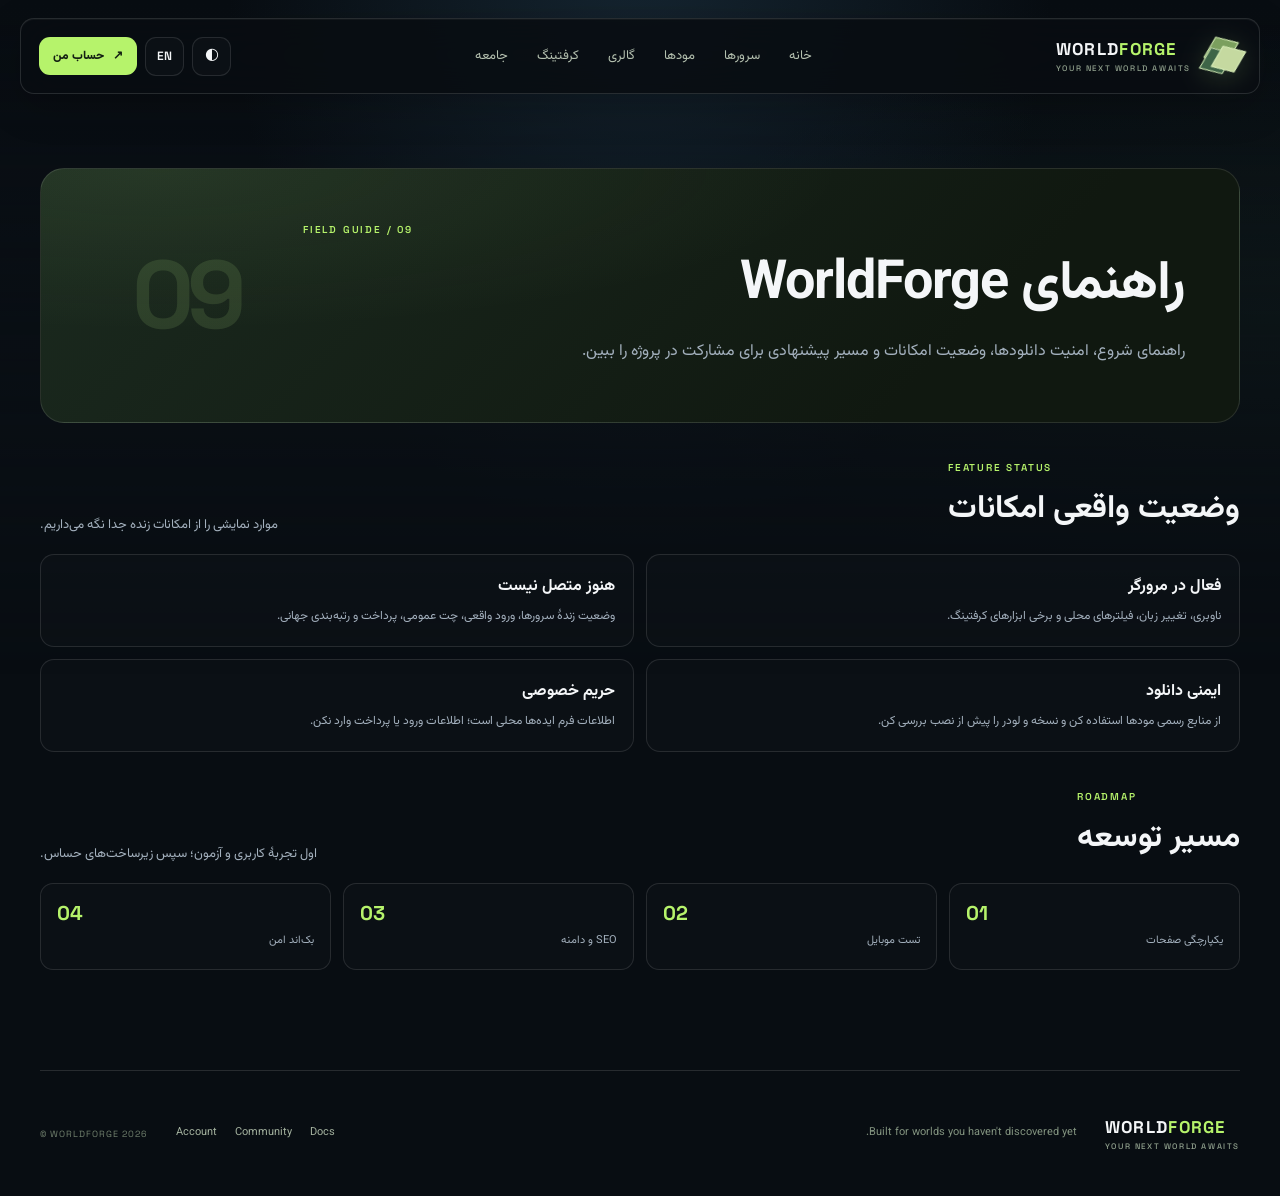
<file: docs.html>
<!doctype html><html lang="fa" dir="rtl"><head><meta charset="utf-8"><meta name="viewport" content="width=device-width,initial-scale=1"><meta name="theme-color" content="#101810"><meta name="description" content="Find getting-started guides, download safety notes, server guidance, and building tips here."><title>Your WORLDFORGE field guide — WORLDFORGE</title><link href="https://fonts.googleapis.com/css2?family=Vazirmatn:wght@400;500;600;700;800;900&family=Space+Grotesk:wght@400;500;600;700&display=swap" rel="stylesheet"><link rel="stylesheet" href="styles.css"><link rel="stylesheet" href="module-pages.css"><script defer src="app.js"></script><script defer src="module-pages.js"></script></head><body><a class="skip" href="#main">رفتن به محتوای اصلی</a><header class="site-header"><a class="brand" href="index.html"><span class="brand-cube"><i></i><b></b><em></em></span><span><strong>WORLD<span>FORGE</span></strong><small>YOUR NEXT WORLD AWAITS</small></span></a><button class="menu-toggle" aria-expanded="false" aria-controls="primary-nav" aria-label="باز کردن منو"><span></span><span></span></button><nav id="primary-nav" class="primary-nav" aria-label="ناوبری اصلی"><a href="index.html" data-fa="خانه" data-en="Home">خانه</a><a href="servers.html" data-fa="سرورها" data-en="Servers">سرورها</a><a href="mods.html" data-fa="مودها" data-en="Mods">مودها</a><a href="gallery.html" data-fa="گالری" data-en="Gallery">گالری</a><a href="craft.html" data-fa="کرفتینگ" data-en="Crafting">کرفتینگ</a><a href="community.html" data-fa="جامعه" data-en="Community">جامعه</a></nav><div class="header-actions"><button class="icon-button" id="theme-toggle" aria-label="تغییر پوسته">◐</button><button class="language-toggle" id="language-toggle">EN</button><a class="account-link" href="account.html">↗ <span data-fa="حساب من" data-en="My account">حساب من</span></a></div></header><main id="main" class="shell inner-page module-page" data-module-page="docs"><div class="module-hero"><div><div class="module-kicker">FIELD GUIDE / 09</div><h1 data-fa="راهنمای WorldForge" data-en="WorldForge field guide">راهنمای WorldForge</h1><p data-fa="راهنمای شروع، امنیت دانلودها، وضعیت امکانات و مسیر پیشنهادی برای مشارکت در پروژه را ببین." data-en="Read the getting-started guide, download-safety notes, feature status, and ways to contribute.">راهنمای شروع، امنیت دانلودها، وضعیت امکانات و مسیر پیشنهادی برای مشارکت در پروژه را ببین.</p></div><div class="module-index" aria-hidden="true">09</div></div><section class="module-section"><div class="module-section-head"><div><div class="module-kicker">FEATURE STATUS</div><h2 data-fa="وضعیت واقعی امکانات" data-en="Honest feature status">وضعیت واقعی امکانات</h2></div><p data-fa="موارد نمایشی را از امکانات زنده جدا نگه می‌داریم." data-en="Demo interfaces are clearly separated from live features.">موارد نمایشی را از امکانات زنده جدا نگه می‌داریم.</p></div><div class="module-feature-list"><div class="module-feature"><strong data-fa="فعال در مرورگر" data-en="Available in browser">فعال در مرورگر</strong><p data-fa="ناوبری، تغییر زبان، فیلترهای محلی و برخی ابزارهای کرفتینگ." data-en="Navigation, language toggle, local filters, and parts of crafting.">ناوبری، تغییر زبان، فیلترهای محلی و برخی ابزارهای کرفتینگ.</p></div><div class="module-feature"><strong data-fa="هنوز متصل نیست" data-en="Not connected yet">هنوز متصل نیست</strong><p data-fa="وضعیت زندهٔ سرورها، ورود واقعی، چت عمومی، پرداخت و رتبه‌بندی جهانی." data-en="Live server status, real sign-in, public chat, payments, and global rankings.">وضعیت زندهٔ سرورها، ورود واقعی، چت عمومی، پرداخت و رتبه‌بندی جهانی.</p></div><div class="module-feature"><strong data-fa="ایمنی دانلود" data-en="Download safety">ایمنی دانلود</strong><p data-fa="از منابع رسمی مودها استفاده کن و نسخه و لودر را پیش از نصب بررسی کن." data-en="Use official mod sources and check game version and loader before installing.">از منابع رسمی مودها استفاده کن و نسخه و لودر را پیش از نصب بررسی کن.</p></div><div class="module-feature"><strong data-fa="حریم خصوصی" data-en="Privacy">حریم خصوصی</strong><p data-fa="اطلاعات فرم ایده‌ها محلی است؛ اطلاعات ورود یا پرداخت وارد نکن." data-en="Idea form data is local; do not enter login or payment details.">اطلاعات فرم ایده‌ها محلی است؛ اطلاعات ورود یا پرداخت وارد نکن.</p></div></div></section><section class="module-section"><div class="module-section-head"><div><div class="module-kicker">ROADMAP</div><h2 data-fa="مسیر توسعه" data-en="Roadmap">مسیر توسعه</h2></div><p data-fa="اول تجربهٔ کاربری و آزمون؛ سپس زیرساخت‌های حساس." data-en="User experience and testing first, sensitive infrastructure later.">اول تجربهٔ کاربری و آزمون؛ سپس زیرساخت‌های حساس.</p></div><div class="module-mini-grid"><div class="module-stat"><strong>01</strong><span data-fa="یکپارچگی صفحات" data-en="Consistent pages">یکپارچگی صفحات</span></div><div class="module-stat"><strong>02</strong><span data-fa="تست موبایل" data-en="Mobile QA">تست موبایل</span></div><div class="module-stat"><strong>03</strong><span data-fa="SEO و دامنه" data-en="SEO & domain">SEO و دامنه</span></div><div class="module-stat"><strong>04</strong><span data-fa="بک‌اند امن" data-en="Secure backend">بک‌اند امن</span></div></div></section></main><footer class="site-footer shell"><a class="brand brand-footer" href="index.html"><span><strong>WORLD<span>FORGE</span></strong><small>YOUR NEXT WORLD AWAITS</small></span></a><p>Built for worlds you haven't discovered yet.</p><div class="footer-links"><a href="docs.html">Docs</a><a href="community.html">Community</a><a href="account.html">Account</a></div><span class="copyright">© WORLDFORGE 2026</span></footer><nav class="mobile-dock" aria-label="ناوبری سریع"><a href="index.html"><span>⌂</span><small data-fa="خانه" data-en="Home">خانه</small></a><a href="servers.html"><span>◇</span><small data-fa="سرورها" data-en="Servers">سرورها</small></a><a href="gallery.html"><span>▧</span><small data-fa="گالری" data-en="Gallery">گالری</small></a><a href="community.html"><span>✳</span><small data-fa="جامعه" data-en="Community">جامعه</small></a><a href="account.html"><span>♙</span><small data-fa="حساب" data-en="Account">حساب</small></a></nav></body></html>
</file>
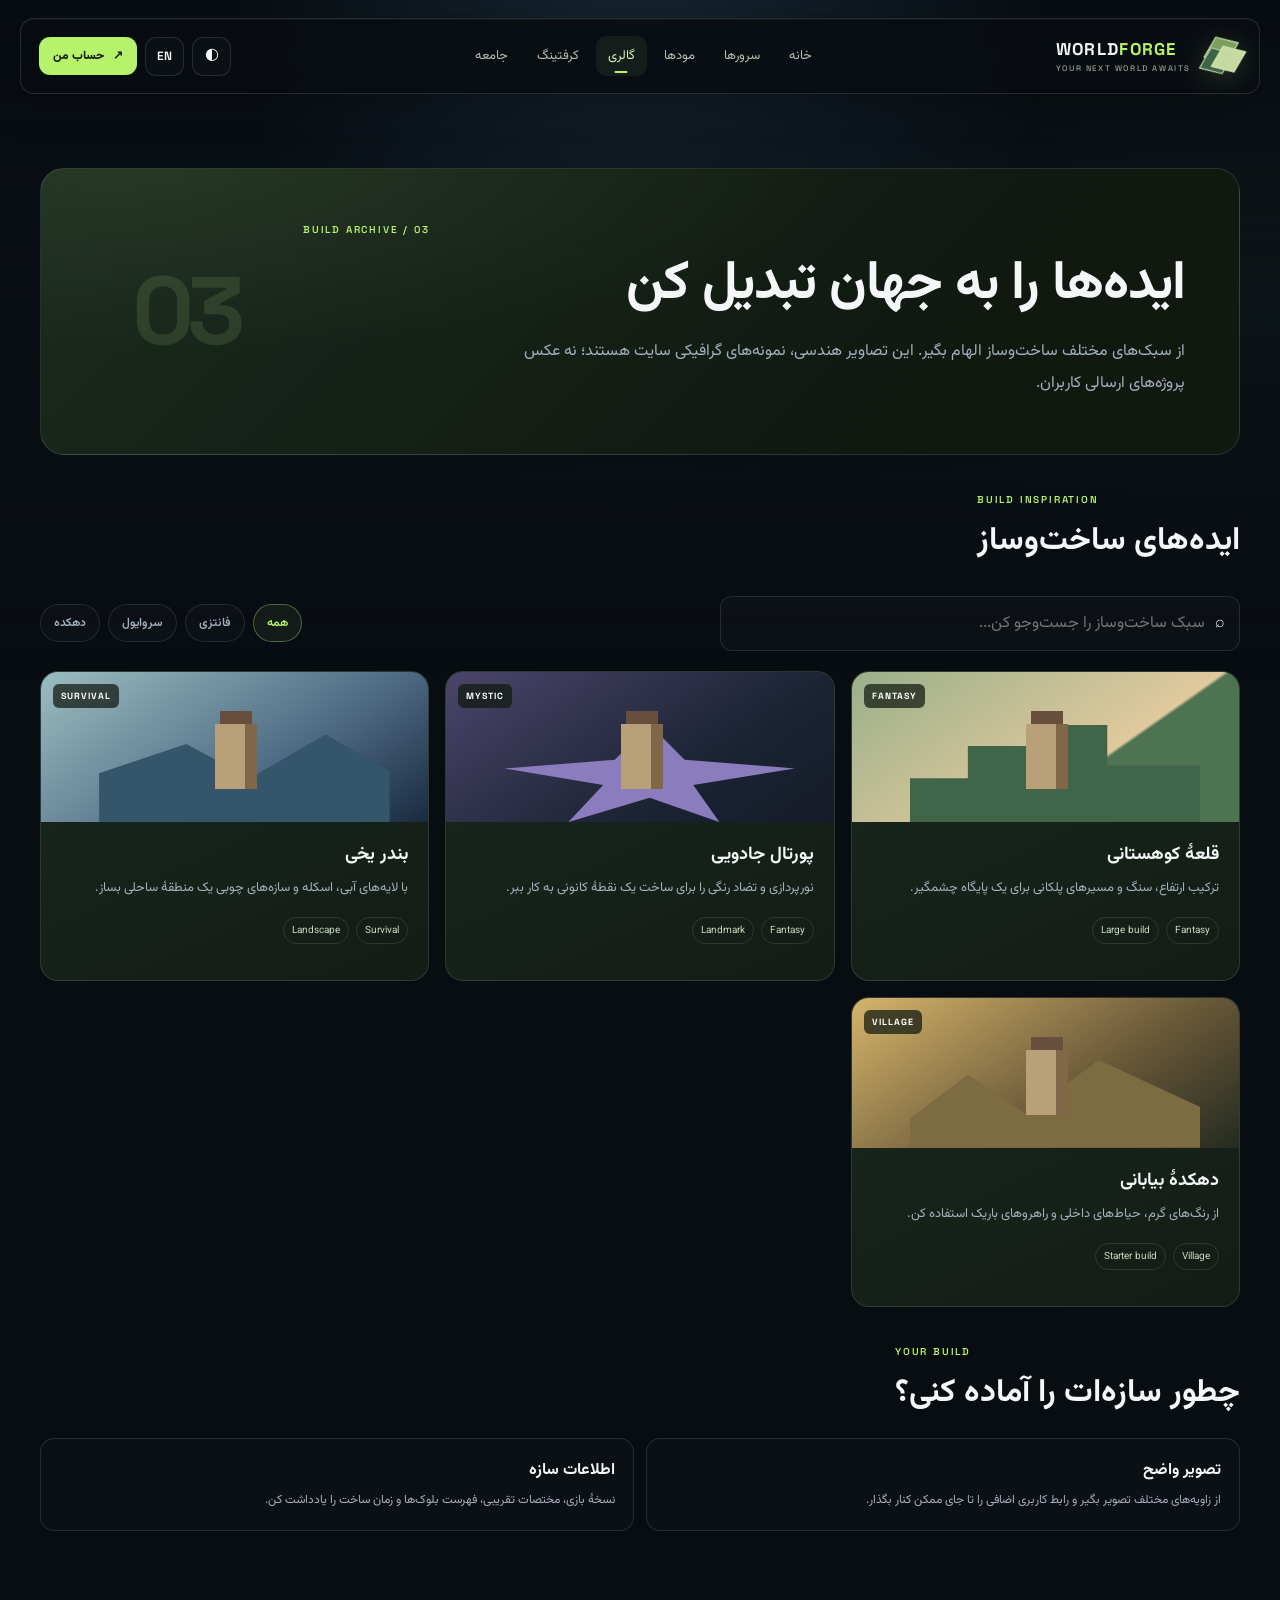
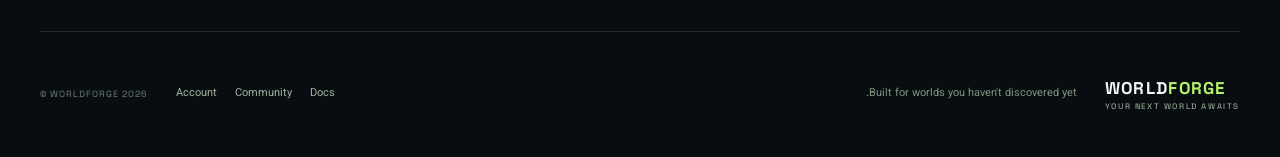
<file: gallery.html>
<!doctype html><html lang="fa" dir="rtl"><head><meta charset="utf-8"><meta name="viewport" content="width=device-width,initial-scale=1"><meta name="theme-color" content="#101810"><meta name="description" content="Find inspiration in Minecraft builds and landscapes, and prepare your own projects to showcase."><title>Turn ideas into worlds — WORLDFORGE</title><link href="https://fonts.googleapis.com/css2?family=Vazirmatn:wght@400;500;600;700;800;900&family=Space+Grotesk:wght@400;500;600;700&display=swap" rel="stylesheet"><link rel="stylesheet" href="styles.css"><link rel="stylesheet" href="module-pages.css"><script defer src="app.js"></script><script defer src="module-pages.js"></script></head><body><a class="skip" href="#main">رفتن به محتوای اصلی</a><header class="site-header"><a class="brand" href="index.html"><span class="brand-cube"><i></i><b></b><em></em></span><span><strong>WORLD<span>FORGE</span></strong><small>YOUR NEXT WORLD AWAITS</small></span></a><button class="menu-toggle" aria-expanded="false" aria-controls="primary-nav" aria-label="باز کردن منو"><span></span><span></span></button><nav id="primary-nav" class="primary-nav" aria-label="ناوبری اصلی"><a href="index.html" data-fa="خانه" data-en="Home">خانه</a><a href="servers.html" data-fa="سرورها" data-en="Servers">سرورها</a><a href="mods.html" data-fa="مودها" data-en="Mods">مودها</a><a href="gallery.html" data-fa="گالری" data-en="Gallery">گالری</a><a href="craft.html" data-fa="کرفتینگ" data-en="Crafting">کرفتینگ</a><a href="community.html" data-fa="جامعه" data-en="Community">جامعه</a></nav><div class="header-actions"><button class="icon-button" id="theme-toggle" aria-label="تغییر پوسته">◐</button><button class="language-toggle" id="language-toggle">EN</button><a class="account-link" href="account.html">↗ <span data-fa="حساب من" data-en="My account">حساب من</span></a></div></header><main id="main" class="shell inner-page module-page" data-module-page="gallery">
<div class="module-hero"><div><div class="module-kicker">BUILD ARCHIVE / 03</div><h1 data-fa="ایده‌ها را به جهان تبدیل کن" data-en="Turn ideas into worlds">ایده‌ها را به جهان تبدیل کن</h1><p data-fa="از سبک‌های مختلف ساخت‌وساز الهام بگیر. این تصاویر هندسی، نمونه‌های گرافیکی سایت هستند؛ نه عکس پروژه‌های ارسالی کاربران." data-en="Explore build styles for inspiration. These geometric illustrations are site artwork, not user-submitted screenshots.">از سبک‌های مختلف ساخت‌وساز الهام بگیر. این تصاویر هندسی، نمونه‌های گرافیکی سایت هستند؛ نه عکس پروژه‌های ارسالی کاربران.</p></div><div class="module-index" aria-hidden="true">03</div></div>
<section class="module-section"><div class="module-section-head"><div><div class="module-kicker">BUILD INSPIRATION</div><h2 data-fa="ایده‌های ساخت‌وساز" data-en="Build inspiration">ایده‌های ساخت‌وساز</h2></div></div><div class="module-toolbar"><label class="module-search"><span aria-hidden="true">⌕</span><input type="search" data-module-search placeholder="سبک ساخت‌وساز را جست‌وجو کن..." aria-label="جست‌وجوی سازه‌ها"></label><div class="module-filters" role="group" aria-label="فیلتر سازه‌ها"><button class="filter-chip" data-filter="all" aria-pressed="true">همه</button><button class="filter-chip" data-filter="fantasy" aria-pressed="false">فانتزی</button><button class="filter-chip" data-filter="survival" aria-pressed="false">سروایول</button><button class="filter-chip" data-filter="village" aria-pressed="false">دهکده</button></div></div>
<div class="module-grid" data-module-grid>
<article class="module-card" data-category="fantasy" data-search="قلعه کوهستانی mountain fortress fantasy stone large build"><div class="module-visual"><span class="visual-label">FANTASY</span></div><div class="module-card-body"><h3 data-fa="قلعهٔ کوهستانی" data-en="Mountain fortress">قلعهٔ کوهستانی</h3><p data-fa="ترکیب ارتفاع، سنگ و مسیرهای پلکانی برای یک پایگاه چشمگیر." data-en="Use elevation, stone, and stepped paths for a dramatic base.">ترکیب ارتفاع، سنگ و مسیرهای پلکانی برای یک پایگاه چشمگیر.</p><div class="module-meta"><span class="module-tag">Fantasy</span><span class="module-tag">Large build</span></div></div></article>
<article class="module-card" data-category="fantasy" data-search="پورتال جادویی mystic portal fantasy landmark"><div class="module-visual violet"><span class="visual-label">MYSTIC</span></div><div class="module-card-body"><h3 data-fa="پورتال جادویی" data-en="Mystic portal">پورتال جادویی</h3><p data-fa="نورپردازی و تضاد رنگی را برای ساخت یک نقطهٔ کانونی به کار ببر." data-en="Use lighting and color contrast to create a focal point.">نورپردازی و تضاد رنگی را برای ساخت یک نقطهٔ کانونی به کار ببر.</p><div class="module-meta"><span class="module-tag">Fantasy</span><span class="module-tag">Landmark</span></div></div></article>
<article class="module-card" data-category="survival" data-search="بندر یخی frozen harbor survival landscape"><div class="module-visual blue"><span class="visual-label">SURVIVAL</span></div><div class="module-card-body"><h3 data-fa="بندر یخی" data-en="Frozen harbor">بندر یخی</h3><p data-fa="با لایه‌های آبی، اسکله و سازه‌های چوبی یک منطقهٔ ساحلی بساز." data-en="Layer blue tones, docks, and timber structures for a coastal scene.">با لایه‌های آبی، اسکله و سازه‌های چوبی یک منطقهٔ ساحلی بساز.</p><div class="module-meta"><span class="module-tag">Survival</span><span class="module-tag">Landscape</span></div></div></article>
<article class="module-card" data-category="village" data-search="دهکده بیابانی desert village starter build"><div class="module-visual gold"><span class="visual-label">VILLAGE</span></div><div class="module-card-body"><h3 data-fa="دهکدهٔ بیابانی" data-en="Desert village">دهکدهٔ بیابانی</h3><p data-fa="از رنگ‌های گرم، حیاط‌های داخلی و راهروهای باریک استفاده کن." data-en="Use warm palettes, courtyards, and narrow paths.">از رنگ‌های گرم، حیاط‌های داخلی و راهروهای باریک استفاده کن.</p><div class="module-meta"><span class="module-tag">Village</span><span class="module-tag">Starter build</span></div></div></article>
<div class="module-empty" data-empty hidden data-fa="سبکی پیدا نشد." data-en="No styles found.">سبکی پیدا نشد.</div></div></section>
<section class="module-section"><div class="module-section-head"><div><div class="module-kicker">YOUR BUILD</div><h2 data-fa="چطور سازه‌ات را آماده کنی؟" data-en="Prepare your own build">چطور سازه‌ات را آماده کنی؟</h2></div></div><div class="module-feature-list"><div class="module-feature"><strong data-fa="تصویر واضح" data-en="Clear screenshots">تصویر واضح</strong><p data-fa="از زاویه‌های مختلف تصویر بگیر و رابط کاربری اضافی را تا جای ممکن کنار بگذار." data-en="Capture multiple angles and minimize distracting UI when possible.">از زاویه‌های مختلف تصویر بگیر و رابط کاربری اضافی را تا جای ممکن کنار بگذار.</p></div><div class="module-feature"><strong data-fa="اطلاعات سازه" data-en="Build details">اطلاعات سازه</strong><p data-fa="نسخهٔ بازی، مختصات تقریبی، فهرست بلوک‌ها و زمان ساخت را یادداشت کن." data-en="Note the game version, approximate coordinates, block palette, and build time.">نسخهٔ بازی، مختصات تقریبی، فهرست بلوک‌ها و زمان ساخت را یادداشت کن.</p></div></div></section></main><footer class="site-footer shell"><a class="brand brand-footer" href="index.html"><span><strong>WORLD<span>FORGE</span></strong><small>YOUR NEXT WORLD AWAITS</small></span></a><p>Built for worlds you haven't discovered yet.</p><div class="footer-links"><a href="docs.html">Docs</a><a href="community.html">Community</a><a href="account.html">Account</a></div><span class="copyright">© WORLDFORGE 2026</span></footer><nav class="mobile-dock" aria-label="ناوبری سریع"><a href="index.html"><span>⌂</span><small data-fa="خانه" data-en="Home">خانه</small></a><a href="servers.html"><span>◇</span><small data-fa="سرورها" data-en="Servers">سرورها</small></a><a href="gallery.html"><span>▧</span><small data-fa="گالری" data-en="Gallery">گالری</small></a><a href="community.html"><span>✳</span><small data-fa="جامعه" data-en="Community">جامعه</small></a><a href="account.html"><span>♙</span><small data-fa="حساب" data-en="Account">حساب</small></a></nav></body></html>
</file>
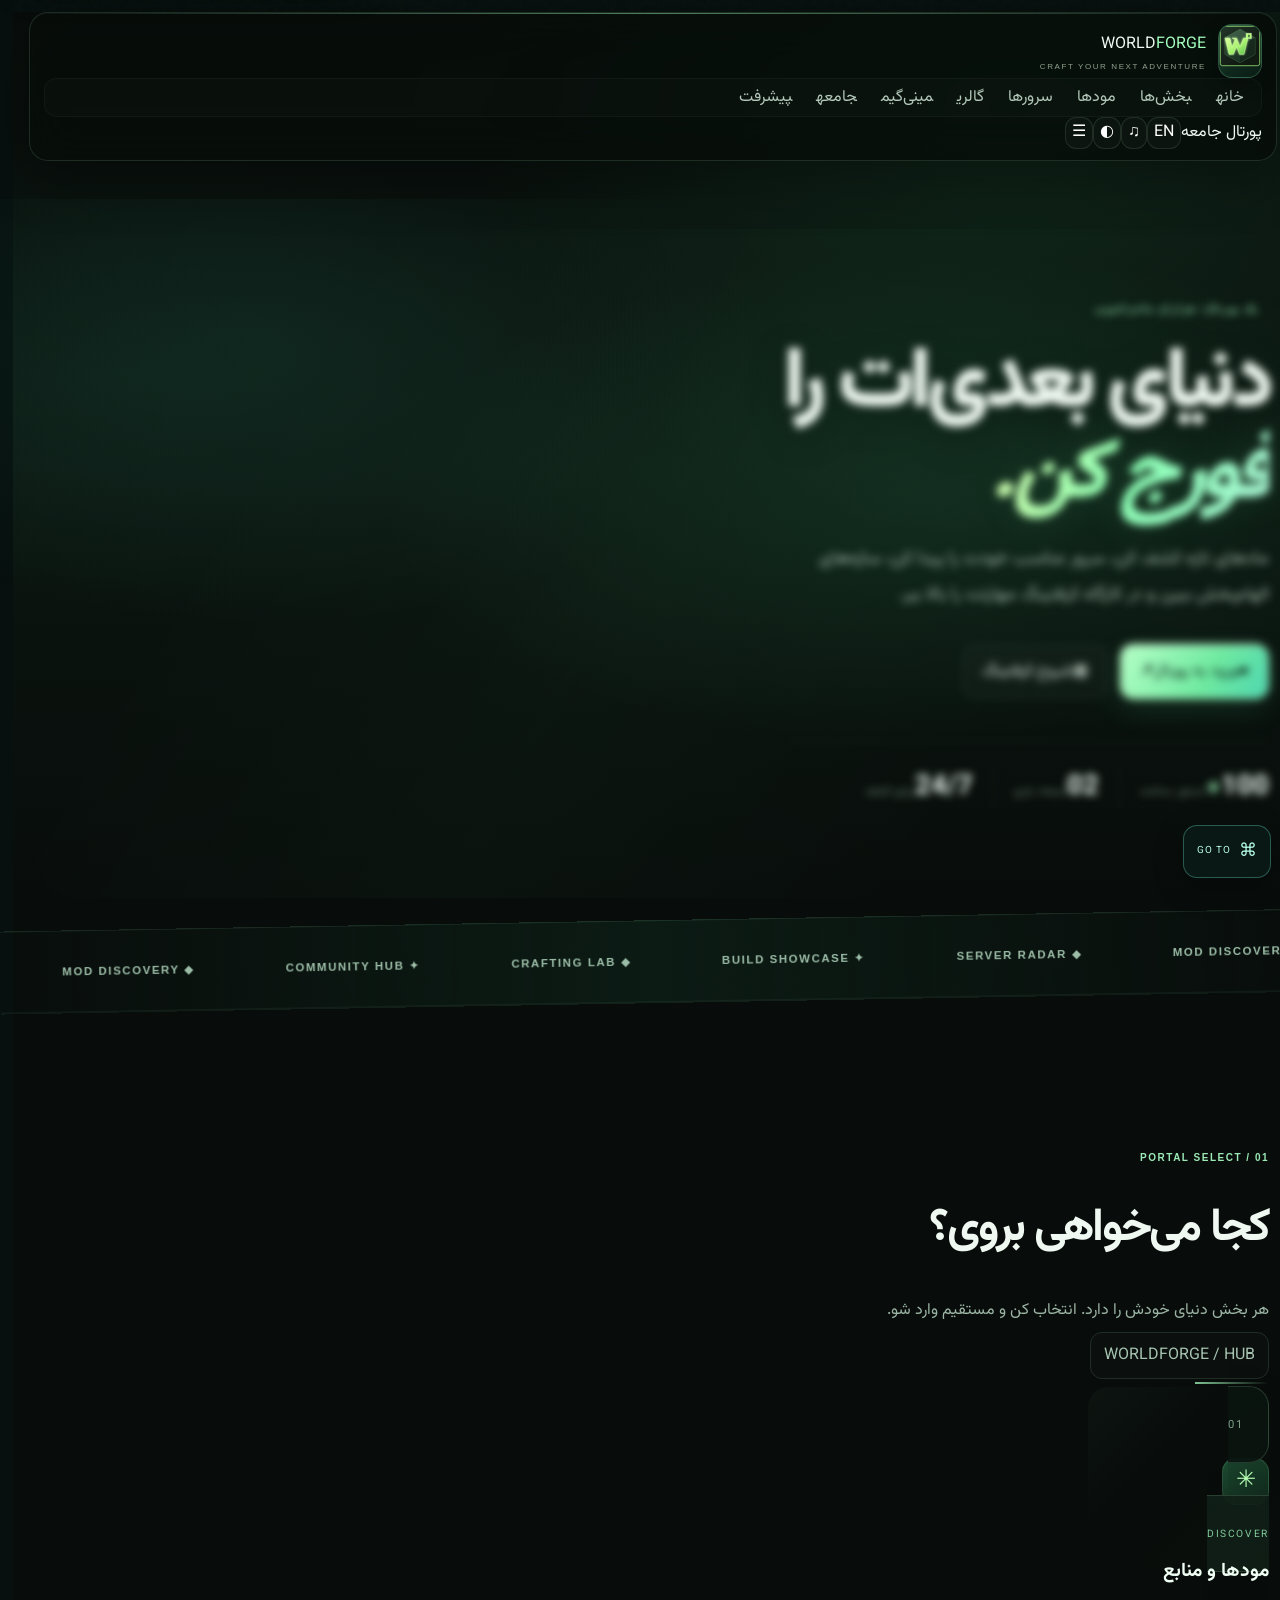
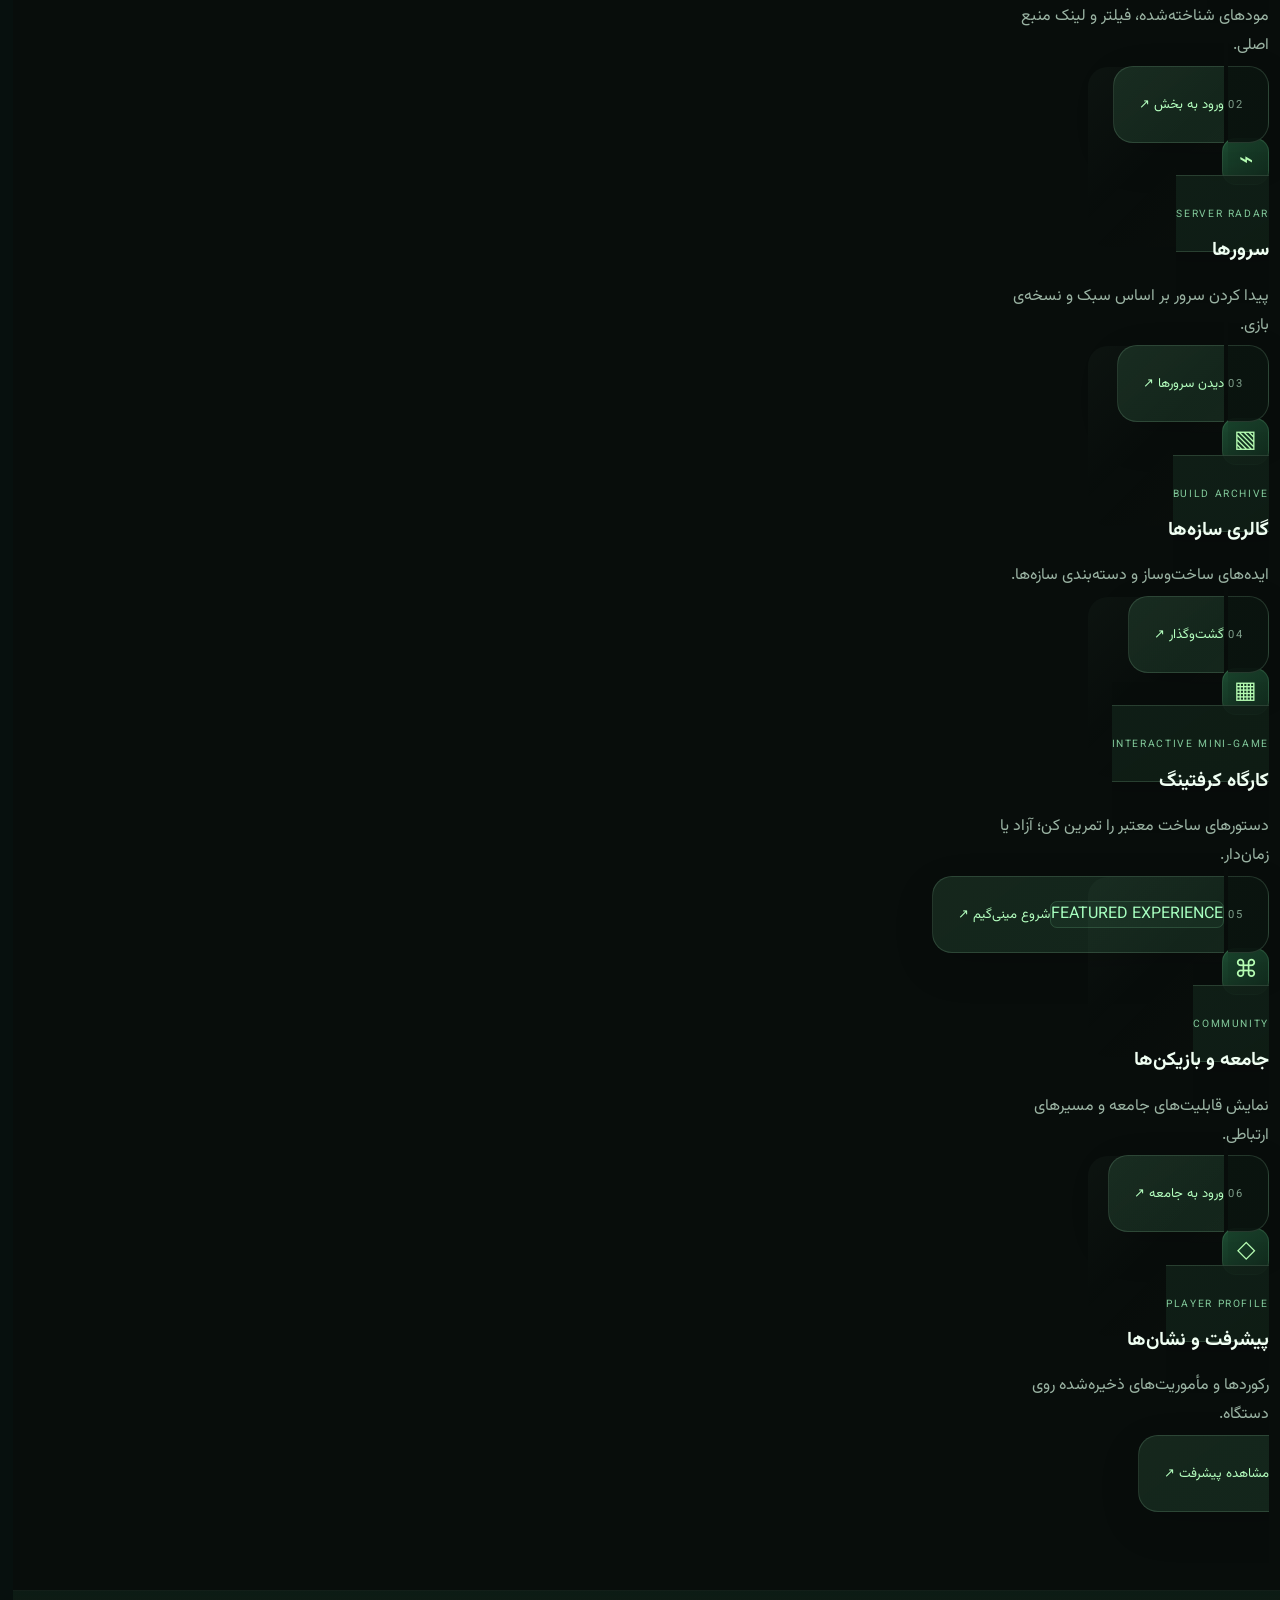
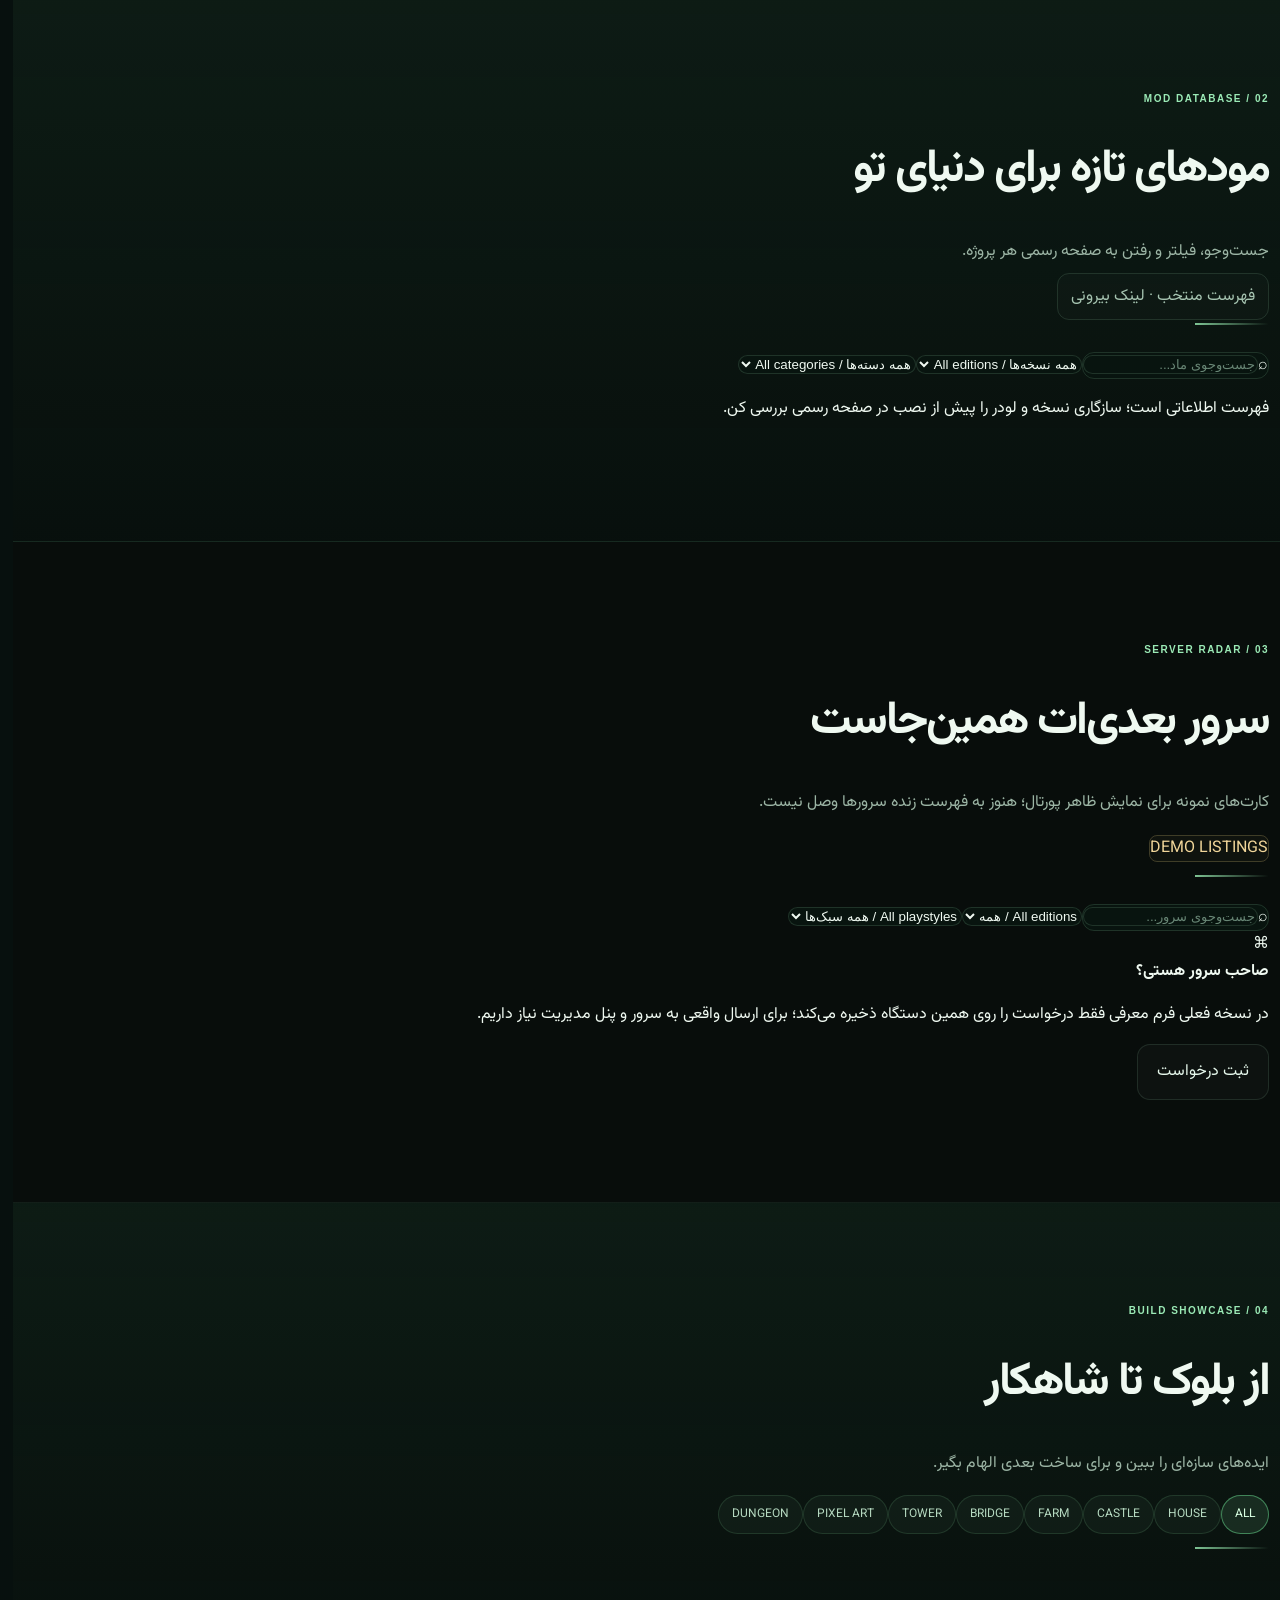
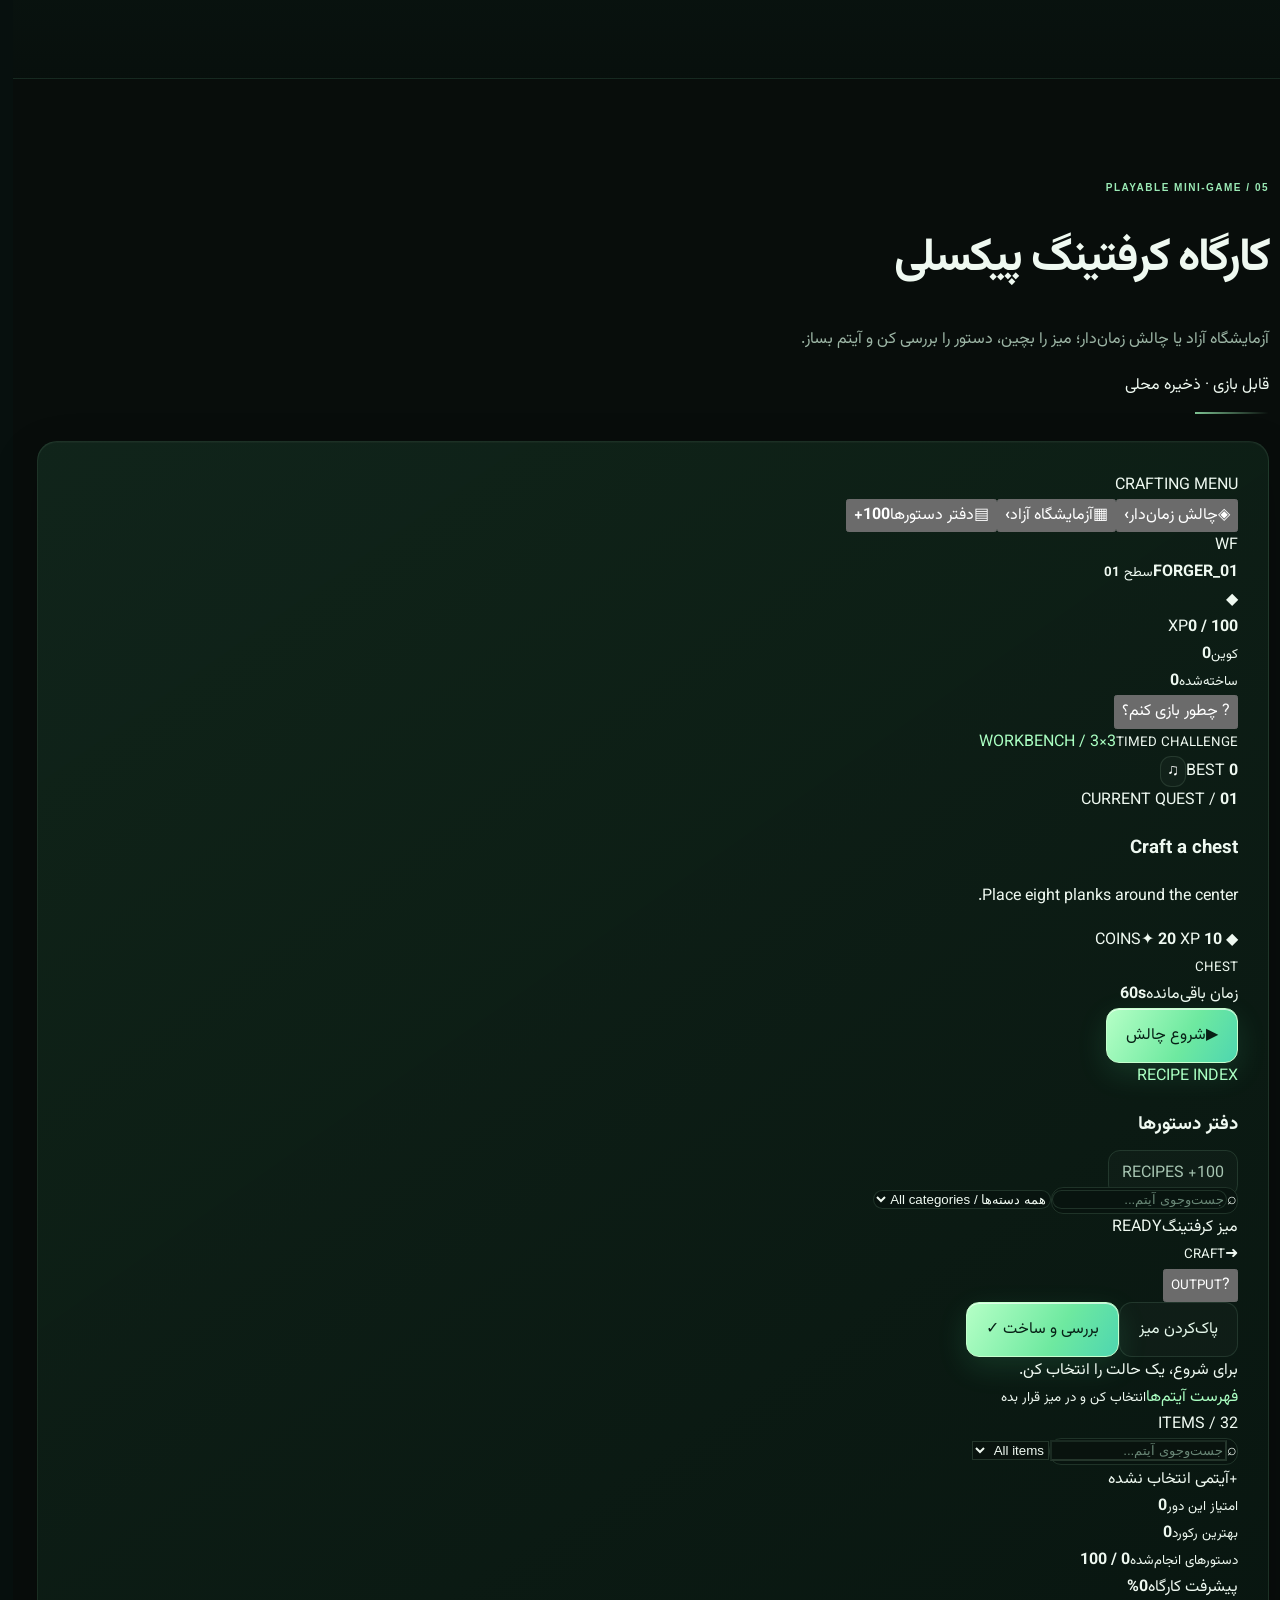
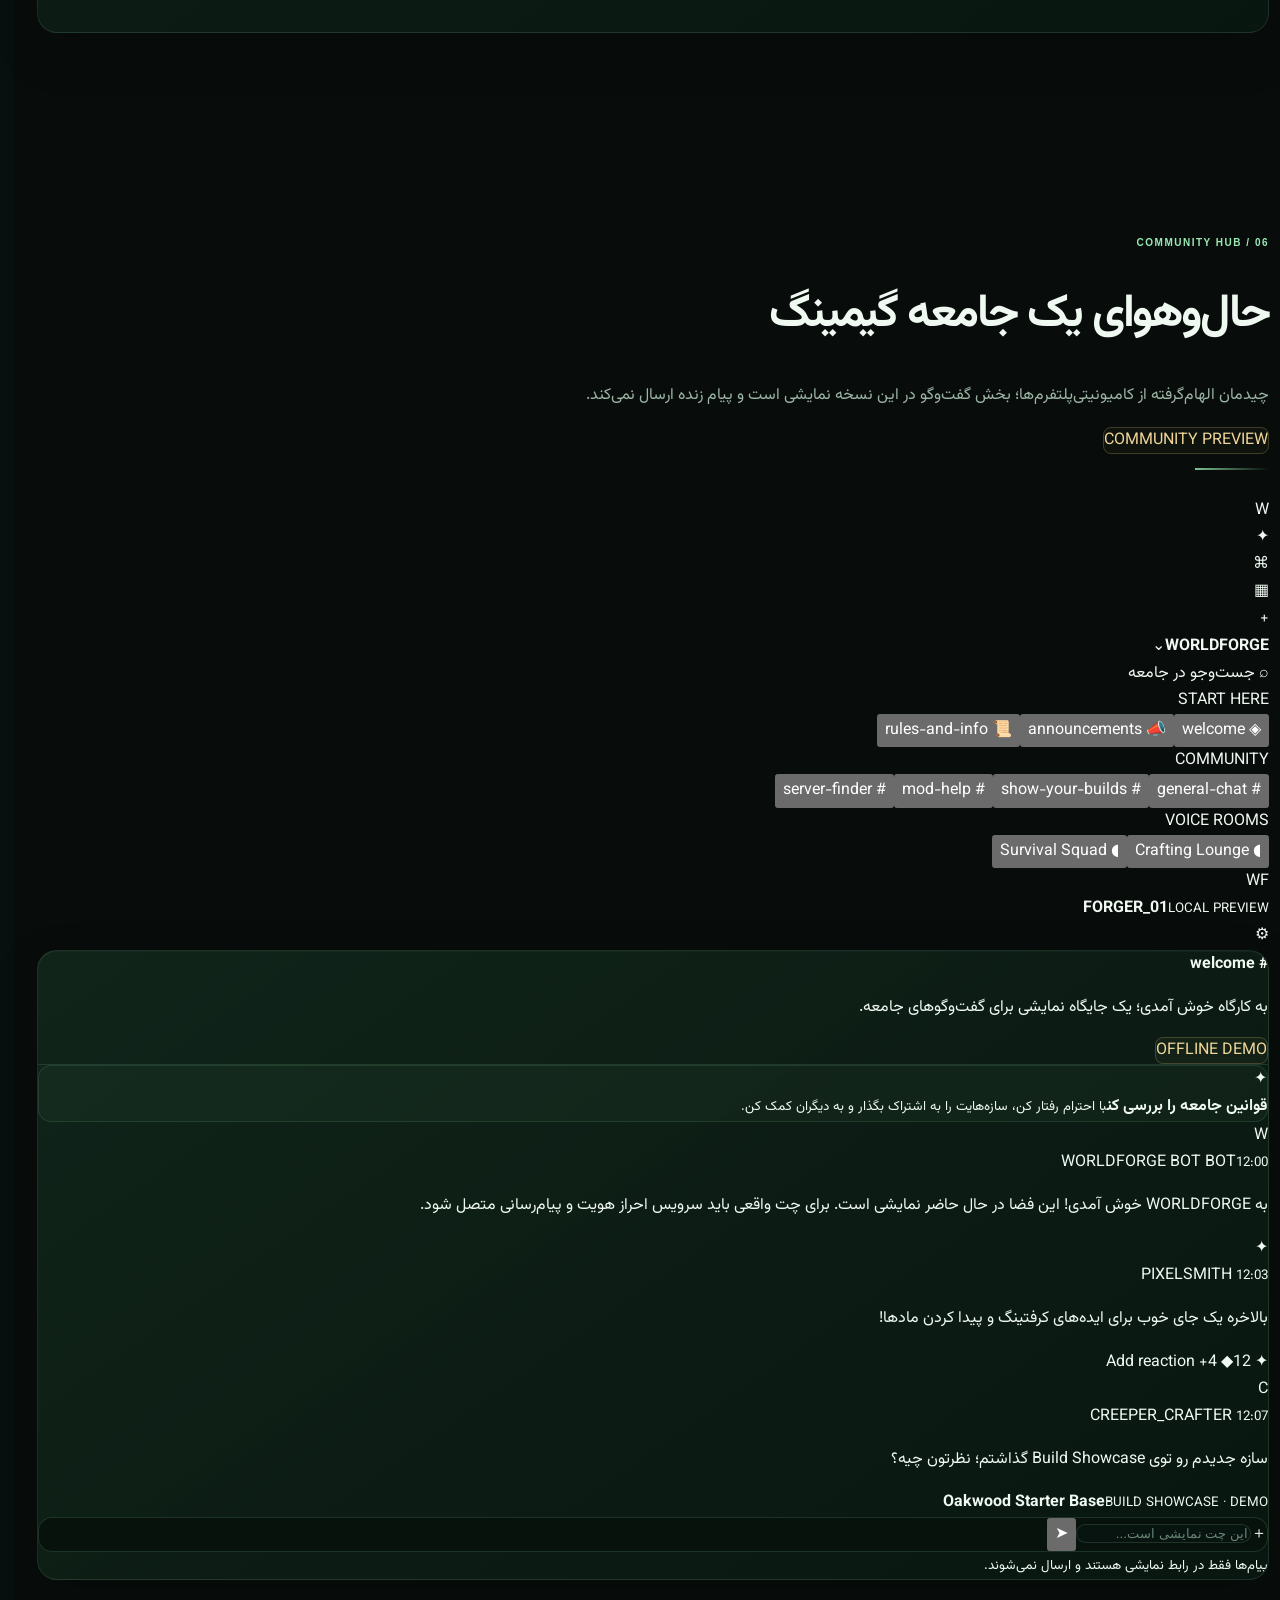
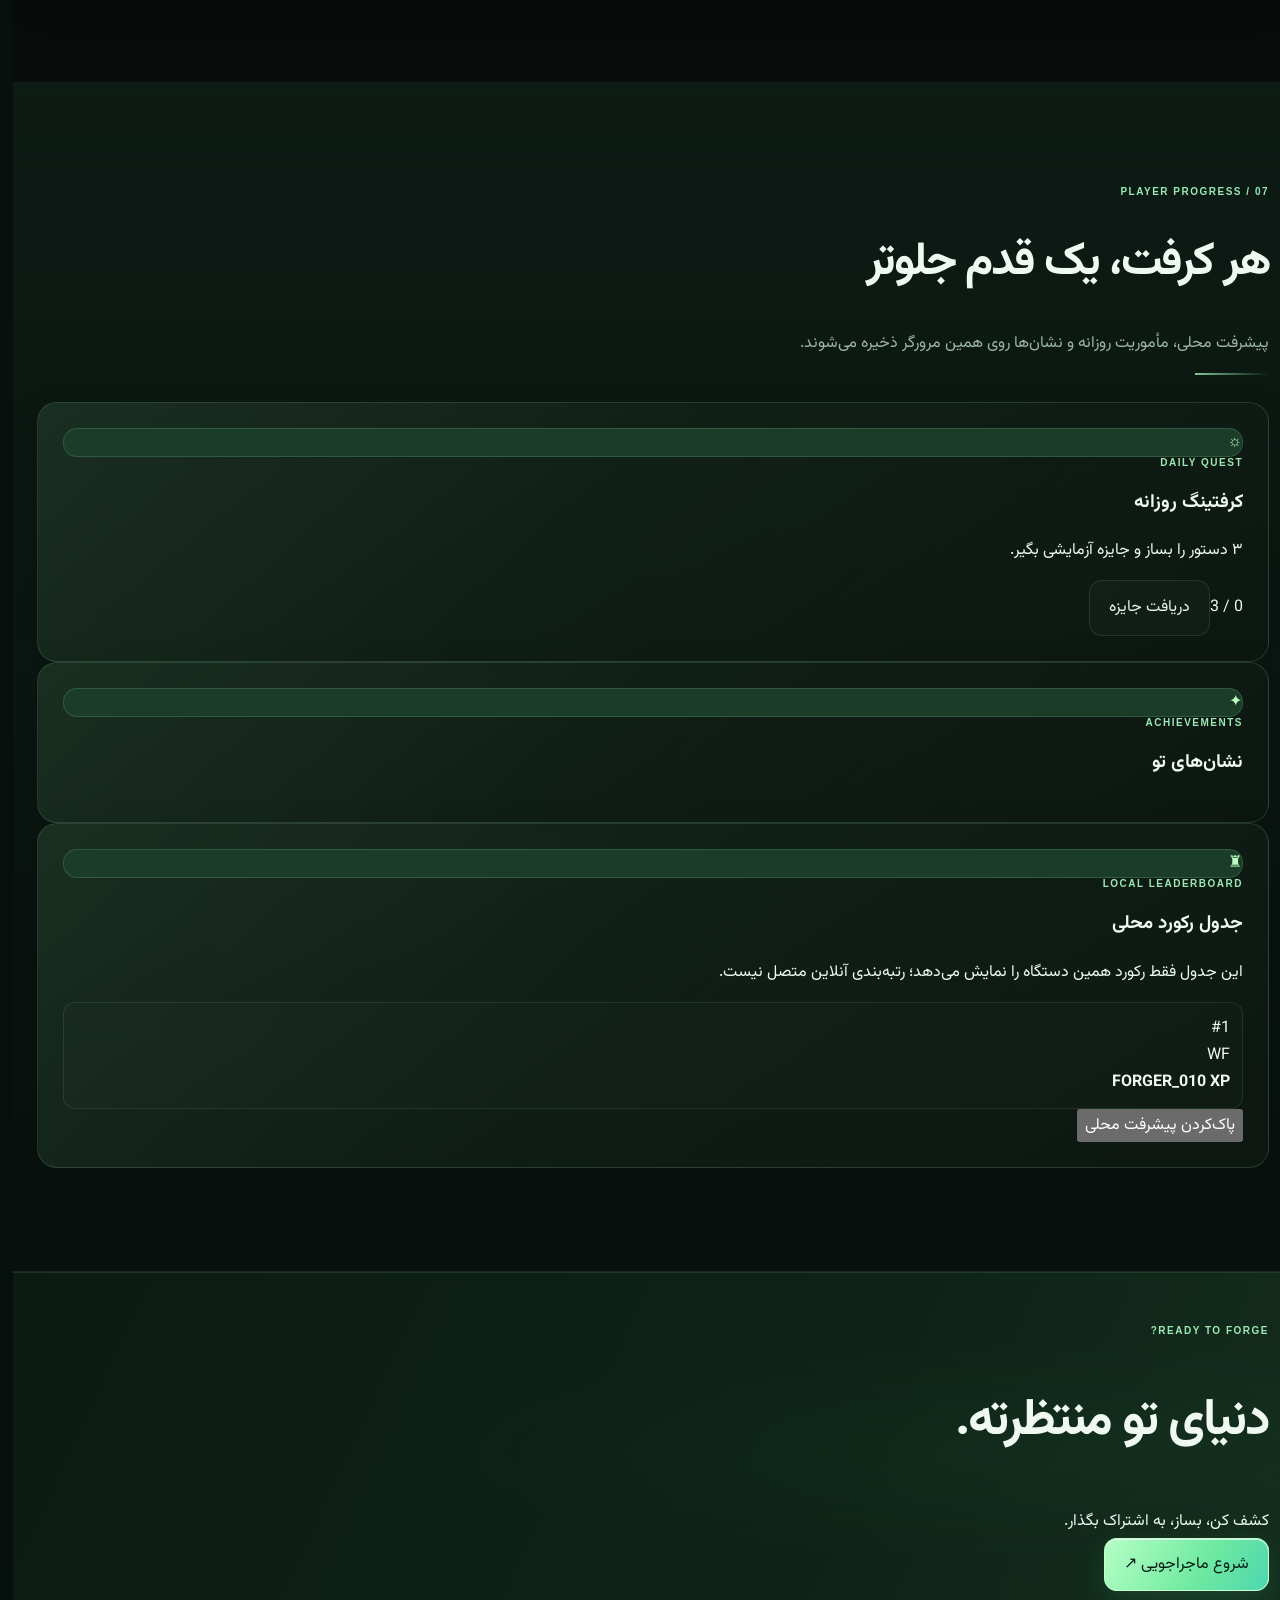
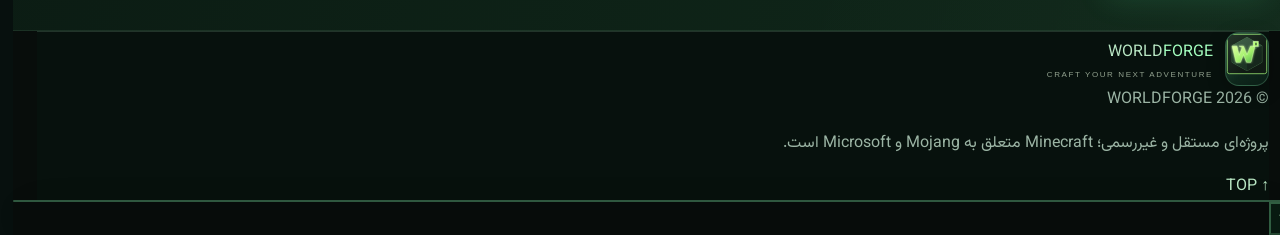
<file: games.html>
<!doctype html>
<html lang="fa" dir="rtl">
<head>
<meta charset="utf-8"><meta name="viewport" content="width=device-width, initial-scale=1"><meta name="theme-color" content="#111713">
<meta name="description" content="Play the WORLDFORGE Minecraft crafting mini-game."><link rel="canonical" href="https://mmatinghaffari1390-create.github.io/WorldForge/games.html">
<meta property="og:type" content="website"><meta property="og:site_name" content="WORLDFORGE"><meta property="og:title" content="WORLDFORGE — Crafting Lab"><meta property="og:description" content="Play the WORLDFORGE Minecraft crafting mini-game."><meta property="og:url" content="https://mmatinghaffari1390-create.github.io/WorldForge/games.html"><meta name="twitter:card" content="summary"><meta name="color-scheme" content="dark">
<title>WORLDFORGE — Crafting Lab</title>
<link rel="icon" href="assets/favicon.svg" type="image/svg+xml"><link rel="preconnect" href="https://fonts.googleapis.com"><link rel="preconnect" href="https://fonts.gstatic.com" crossorigin><link href="https://fonts.googleapis.com/css2?family=Press+Start+2P&family=Vazirmatn:wght@400;500;600;700;800&display=swap" rel="stylesheet"><link rel="stylesheet" href="styles.css">
<link rel="stylesheet" href="forge-theme.css">
</head><body data-view="craft">
<div class="ambient" aria-hidden="true"><i></i><i></i><i></i><i></i><i></i><i></i></div>
<header class="topbar"><a class="brand" href="index.html#home"><span class="brand-mark"><img src="assets/worldforge-emblem.svg" alt="" width="42" height="42"></span><span class="brand-name">WORLD<span>FORGE</span><small>CRAFT YOUR NEXT ADVENTURE</small></span></a>
<nav id="navLinks" class="nav-links" aria-label="Main navigation"><a href="index.html#home" data-fa="خانه" data-en="Home">خانه</a><a href="index.html#discover" data-fa="بخش‌ها" data-en="Explore">بخش‌ها</a><a href="mods.html" data-fa="مودها" data-en="Mods">مودها</a><a href="servers.html" data-fa="سرورها" data-en="Servers">سرورها</a><a href="gallery.html" data-fa="گالری" data-en="Gallery">گالری</a><a href="games.html" data-fa="مینی‌گیم" data-en="Mini-games">مینی‌گیم</a><a href="community.html" data-fa="جامعه" data-en="Community">جامعه</a><a href="progress.html" data-fa="پیشرفت" data-en="Progress">پیشرفت</a></nav>
<div class="top-actions"><span class="online-chip"><i></i><span data-fa="پورتال جامعه" data-en="COMMUNITY HUB">پورتال جامعه</span></span><button id="langToggle" class="icon-btn" aria-label="Change language">EN</button><button id="soundToggle" class="icon-btn" aria-label="Toggle sound">♫</button><button id="skinToggle" class="icon-btn" aria-label="Change visual theme" title="Change visual theme">◐</button><button id="menuToggle" class="icon-btn mobile-menu" aria-label="Open menu">☰</button></div></header>
<main id="home">
<section class="hero wrap"><div class="hero-copy reveal"><div class="eyebrow"><span class="eyebrow-square"></span><span data-fa="یک پورتال؛ هزاران ماجراجویی" data-en="ONE HUB. ENDLESS ADVENTURES.">یک پورتال؛ هزاران ماجراجویی</span></div><h1 data-fa="دنیای بعدی‌ات را<br><em>فورج کن.</em>" data-en="FORGE YOUR<br><em>NEXT WORLD.</em>">دنیای بعدی‌ات را<br><em>فورج کن.</em></h1><p data-fa="مادهای تازه کشف کن، سرور مناسب خودت را پیدا کن، سازه‌های الهام‌بخش ببین و در کارگاه کرفتینگ مهارتت را بالا ببر." data-en="Discover mods, find your next server, explore epic builds, and master recipes in the crafting lab.">مادهای تازه کشف کن، سرور مناسب خودت را پیدا کن، سازه‌های الهام‌بخش ببین و در کارگاه کرفتینگ مهارتت را بالا ببر.</p><div class="hero-actions"><a class="btn btn-primary" href="index.html#discover"><span>▰</span><span data-fa="ورود به پورتال" data-en="ENTER THE HUB">ورود به پورتال</span><b>↗</b></a><a class="btn btn-ghost" href="games.html"><span>▦</span><span data-fa="شروع کرفتینگ" data-en="PLAY CRAFTING">شروع کرفتینگ</span></a></div><div class="hero-metrics"><div><strong>100<span>+</span></strong><small data-fa="دستور ساخت" data-en="CRAFT RECIPES">دستور ساخت</small></div><div><strong>02</strong><small data-fa="نسخه بازی" data-en="GAME EDITIONS">نسخه بازی</small></div><div><strong>24/7</strong><small data-fa="برای کشف" data-en="ALWAYS TO EXPLORE">برای کشف</small></div></div></div>
<div class="hero-scene reveal"><div class="scene-top"><span>WORLD / 001</span><span class="scene-live"><i></i> WORLD GENERATED</span></div><div class="pixel-sun"></div><div class="pixel-cloud cloud1"></div><div class="pixel-cloud cloud2"></div><div class="scene-mountain m1"></div><div class="scene-mountain m2"></div><div class="voxel-tree tree1"><b></b><i></i></div><div class="voxel-tree tree2"><b></b><i></i></div><div class="voxel-tree tree3"><b></b><i></i></div><div class="floating-item diamond">◆</div><div class="floating-item emerald">✦</div><div class="scene-ground"><span></span><span></span><span></span><span></span><span></span><span></span><span></span><span></span><span></span><span></span><span></span><span></span></div><div class="scene-bottom"><span class="pixel-label">BIOME: GREEN HIGHLANDS</span><strong>YOUR WORLD. YOUR RULES.</strong></div><div class="scene-glow"></div></div></section>
<div class="ticker"><div class="ticker-track"><span>✦ MOD DISCOVERY</span><span>◆ SERVER RADAR</span><span>✦ BUILD SHOWCASE</span><span>◆ CRAFTING LAB</span><span>✦ COMMUNITY HUB</span><span>◆ MOD DISCOVERY</span><span>✦ SERVER RADAR</span></div></div>
<section id="discover" class="wrap section hub-section"><div class="section-head"><div><div class="eyebrow">01 / PORTAL SELECT</div><h2 data-fa="کجا می‌خواهی بروی؟" data-en="CHOOSE YOUR DESTINATION">کجا می‌خواهی بروی؟</h2><p data-fa="هر بخش دنیای خودش را دارد. انتخاب کن و مستقیم وارد شو." data-en="Every destination has its own space. Choose one and jump right in.">هر بخش دنیای خودش را دارد. انتخاب کن و مستقیم وارد شو.</p></div><span class="section-counter">WORLDFORGE / HUB</span></div><div class="hub-grid">
<a class="hub-tile" href="mods.html"><span class="hub-index">01</span><span class="hub-symbol">✳</span><span class="hub-kicker">DISCOVER</span><h3 data-fa="مودها و منابع" data-en="MODS & RESOURCES">مودها و منابع</h3><p data-fa="مودهای شناخته‌شده، فیلتر و لینک منبع اصلی." data-en="Curated mods, filters, and official project links.">مودهای شناخته‌شده، فیلتر و لینک منبع اصلی.</p><span class="hub-enter" data-fa="ورود به بخش ↗" data-en="EXPLORE ↗">ورود به بخش ↗</span></a>
<a class="hub-tile" href="servers.html"><span class="hub-index">02</span><span class="hub-symbol">⌁</span><span class="hub-kicker">SERVER RADAR</span><h3 data-fa="سرورها" data-en="SERVERS">سرورها</h3><p data-fa="پیدا کردن سرور بر اساس سبک و نسخه‌ی بازی." data-en="Find a server by play style and edition.">پیدا کردن سرور بر اساس سبک و نسخه‌ی بازی.</p><span class="hub-enter" data-fa="دیدن سرورها ↗" data-en="FIND SERVERS ↗">دیدن سرورها ↗</span></a>
<a class="hub-tile" href="gallery.html"><span class="hub-index">03</span><span class="hub-symbol">▧</span><span class="hub-kicker">BUILD ARCHIVE</span><h3 data-fa="گالری سازه‌ها" data-en="BUILD GALLERY">گالری سازه‌ها</h3><p data-fa="ایده‌های ساخت‌وساز و دسته‌بندی سازه‌ها." data-en="Build inspiration across curated categories.">ایده‌های ساخت‌وساز و دسته‌بندی سازه‌ها.</p><span class="hub-enter" data-fa="گشت‌وگذار ↗" data-en="BROWSE BUILDS ↗">گشت‌وگذار ↗</span></a>
<a class="hub-tile hub-tile-featured" href="games.html"><span class="hub-index">04</span><span class="hub-symbol">▦</span><span class="hub-kicker">INTERACTIVE MINI-GAME</span><h3 data-fa="کارگاه کرفتینگ" data-en="CRAFTING LAB">کارگاه کرفتینگ</h3><p data-fa="دستورهای ساخت معتبر را تمرین کن؛ آزاد یا زمان‌دار." data-en="Practice real crafting recipes in free play or timed challenge.">دستورهای ساخت معتبر را تمرین کن؛ آزاد یا زمان‌دار.</p><span class="hub-enter" data-fa="شروع مینی‌گیم ↗" data-en="PLAY NOW ↗">شروع مینی‌گیم ↗</span><span class="hub-feature-mark">FEATURED EXPERIENCE</span></a>
<a class="hub-tile" href="community.html"><span class="hub-index">05</span><span class="hub-symbol">⌘</span><span class="hub-kicker">COMMUNITY</span><h3 data-fa="جامعه و بازیکن‌ها" data-en="COMMUNITY">جامعه و بازیکن‌ها</h3><p data-fa="نمایش قابلیت‌های جامعه و مسیرهای ارتباطی." data-en="Community features and ways to connect.">نمایش قابلیت‌های جامعه و مسیرهای ارتباطی.</p><span class="hub-enter" data-fa="ورود به جامعه ↗" data-en="JOIN COMMUNITY ↗">ورود به جامعه ↗</span></a>
<a class="hub-tile" href="progress.html"><span class="hub-index">06</span><span class="hub-symbol">◇</span><span class="hub-kicker">PLAYER PROFILE</span><h3 data-fa="پیشرفت و نشان‌ها" data-en="PROGRESS & BADGES">پیشرفت و نشان‌ها</h3><p data-fa="رکوردها و مأموریت‌های ذخیره‌شده روی دستگاه." data-en="Local records and quests saved on this device.">رکوردها و مأموریت‌های ذخیره‌شده روی دستگاه.</p><span class="hub-enter" data-fa="مشاهده پیشرفت ↗" data-en="VIEW PROGRESS ↗">مشاهده پیشرفت ↗</span></a>
</div></section>
<section id="mods" class="section section-muted"><div class="wrap"><div class="section-head"><div><div class="eyebrow">02 / MOD DATABASE</div><h2 data-fa="مودهای تازه برای دنیای تو" data-en="MODS FOR YOUR WORLD">مودهای تازه برای دنیای تو</h2><p data-fa="جست‌وجو، فیلتر و رفتن به صفحه رسمی هر پروژه." data-en="Search, filter, and open each project's official page.">جست‌وجو، فیلتر و رفتن به صفحه رسمی هر پروژه.</p></div><span class="data-badge"><i></i><span data-fa="فهرست منتخب · لینک بیرونی" data-en="CURATED · EXTERNAL LINKS">فهرست منتخب · لینک بیرونی</span></span></div><div class="filter-row"><label class="search-field"><span>⌕</span><input id="modSearch" type="search" placeholder="جست‌وجوی ماد..." data-fa-placeholder="جست‌وجوی ماد..." data-en-placeholder="Search mods..."></label><select id="editionFilter" aria-label="Edition"><option value="all">همه نسخه‌ها / All editions</option><option value="Java">Java</option><option value="Bedrock">Bedrock</option></select><select id="categoryFilter" aria-label="Category"><option value="all">همه دسته‌ها / All categories</option><option value="Performance">Performance</option><option value="Utility">Utility</option><option value="Tech">Tech</option><option value="Magic">Magic</option><option value="Visuals">Visuals</option><option value="Adventure">Adventure</option></select></div><div id="modsGrid" class="mods-grid"></div><p class="fine-print" data-fa="فهرست اطلاعاتی است؛ سازگاری نسخه و لودر را پیش از نصب در صفحه رسمی بررسی کن." data-en="Listings are informational. Verify game version and loader compatibility on the official project page before installing.">فهرست اطلاعاتی است؛ سازگاری نسخه و لودر را پیش از نصب در صفحه رسمی بررسی کن.</p></div></section>
<section id="servers" class="section"><div class="wrap"><div class="section-head"><div><div class="eyebrow">03 / SERVER RADAR</div><h2 data-fa="سرور بعدی‌ات همین‌جاست" data-en="YOUR NEXT SERVER IS HERE">سرور بعدی‌ات همین‌جاست</h2><p data-fa="کارت‌های نمونه برای نمایش ظاهر پورتال؛ هنوز به فهرست زنده سرورها وصل نیست." data-en="Sample cards showing the portal UI; not connected to a live server directory yet.">کارت‌های نمونه برای نمایش ظاهر پورتال؛ هنوز به فهرست زنده سرورها وصل نیست.</p></div><span class="demo-badge">DEMO LISTINGS</span></div><div class="filter-row server-filters"><label class="search-field"><span>⌕</span><input id="serverSearch" type="search" placeholder="جست‌وجوی سرور..." data-fa-placeholder="جست‌وجوی سرور..." data-en-placeholder="Search servers..."></label><select id="serverEdition"><option value="all">All editions / همه</option><option>Java</option><option>Bedrock</option><option>Cross-play</option></select><select id="serverType"><option value="all">All playstyles / همه سبک‌ها</option><option>Survival</option><option>Creative</option><option>Adventure</option><option>Mini-games</option></select></div><div id="serverGrid" class="server-grid"></div><div class="callout-line"><span class="callout-icon">⌘</span><div><strong data-fa="صاحب سرور هستی؟" data-en="RUN A SERVER?">صاحب سرور هستی؟</strong><p data-fa="در نسخه فعلی فرم معرفی فقط درخواست را روی همین دستگاه ذخیره می‌کند؛ برای ارسال واقعی به سرور و پنل مدیریت نیاز داریم." data-en="The current listing form only saves locally. Real submissions require a backend and admin panel.">در نسخه فعلی فرم معرفی فقط درخواست را روی همین دستگاه ذخیره می‌کند؛ برای ارسال واقعی به سرور و پنل مدیریت نیاز داریم.</p></div><button class="btn btn-secondary" id="openServerForm" data-fa="ثبت درخواست" data-en="SUBMIT LISTING">ثبت درخواست</button></div></div></section>
<section id="builds" class="section section-muted"><div class="wrap"><div class="section-head"><div><div class="eyebrow">04 / BUILD SHOWCASE</div><h2 data-fa="از بلوک تا شاهکار" data-en="FROM BLOCKS TO MASTERPIECES">از بلوک تا شاهکار</h2><p data-fa="ایده‌های سازه‌ای را ببین و برای ساخت بعدی الهام بگیر." data-en="Explore build ideas and plan your next project.">ایده‌های سازه‌ای را ببین و برای ساخت بعدی الهام بگیر.</p></div><div class="build-filters" id="buildFilters"><button class="filter-chip active" data-build="all">ALL</button><button class="filter-chip" data-build="house">HOUSE</button><button class="filter-chip" data-build="castle">CASTLE</button><button class="filter-chip" data-build="farm">FARM</button><button class="filter-chip" data-build="bridge">BRIDGE</button><button class="filter-chip" data-build="tower">TOWER</button><button class="filter-chip" data-build="pixelart">PIXEL ART</button><button class="filter-chip" data-build="dungeon">DUNGEON</button></div></div><div id="buildGrid" class="build-grid"></div></div></section>
<section id="craft" class="section craft-section"><div class="wrap"><div class="section-head"><div><div class="eyebrow">05 / PLAYABLE MINI-GAME</div><h2 data-fa="کارگاه کرفتینگ پیکسلی" data-en="PIXEL CRAFTING LAB">کارگاه کرفتینگ پیکسلی</h2><p data-fa="آزمایشگاه آزاد یا چالش زمان‌دار؛ میز را بچین، دستور را بررسی کن و آیتم بساز." data-en="Free lab or timed challenge. Fill the table, check the recipe, craft an item.">آزمایشگاه آزاد یا چالش زمان‌دار؛ میز را بچین، دستور را بررسی کن و آیتم بساز.</p></div><div class="game-status"><i></i><span data-fa="قابل بازی · ذخیره محلی" data-en="PLAYABLE · LOCAL SAVE">قابل بازی · ذخیره محلی</span></div></div>
<div class="craft-app"><aside class="craft-sidebar"><div class="sidebar-label">CRAFTING MENU</div><button class="craft-nav active" data-mode="challenge"><span>◈</span><span data-fa="چالش زمان‌دار" data-en="Timed challenge">چالش زمان‌دار</span><b>›</b></button><button class="craft-nav" data-mode="free"><span>▦</span><span data-fa="آزمایشگاه آزاد" data-en="Free crafting">آزمایشگاه آزاد</span><b>›</b></button><button class="craft-nav" data-mode="recipes"><span>▤</span><span data-fa="دفتر دستورها" data-en="Recipe book">دفتر دستورها</span><b>100+</b></button><div class="sidebar-sep"></div><div class="player-card"><div class="player-avatar">WF</div><div><strong>FORGER_01</strong><small><span data-fa="سطح" data-en="LEVEL">سطح</span> <b id="playerLevel">01</b></small></div><span class="rank-gem">◆</span></div><div class="xp-label"><span>XP</span><b id="xpValue">0 / 100</b></div><div class="xp-track"><i id="xpBar"></i></div><div class="side-stats"><div><small data-fa="کوین" data-en="COINS">کوین</small><strong id="coinValue">0</strong></div><div><small data-fa="ساخته‌شده" data-en="CRAFTED">ساخته‌شده</small><strong id="craftedValue">0</strong></div></div><button id="tutorialBtn" class="help-link">? <span data-fa="چطور بازی کنم؟" data-en="How to play">چطور بازی کنم؟</span></button></aside>
<div class="craft-main"><div class="craft-toolbar"><div><span class="pixel-label">WORKBENCH / 3×3</span><small id="craftModeLabel">TIMED CHALLENGE</small></div><div class="toolbar-right"><span class="record-chip">BEST <b id="bestValue">0</b></span><button id="soundInGame" class="icon-btn" title="Toggle sound">♫</button></div></div>
<div id="challengePanel" class="challenge-panel"><div class="quest-copy"><span class="quest-kicker">CURRENT QUEST / <b id="questNumber">01</b></span><h3 id="questName">Craft a chest</h3><p id="questHint">Place eight planks around the center.</p><div class="quest-reward"><span>◆ <b id="questCoins">10</b> COINS</span><span>✦ <b id="questXP">20</b> XP</span></div></div><div class="quest-target"><div class="target-glow"></div><div id="questTarget" class="pixel-item large chest"></div><small id="questTargetName">CHEST</small></div><div class="quest-timer"><div><span data-fa="زمان باقی‌مانده" data-en="TIME LEFT">زمان باقی‌مانده</span><b id="timerText">60s</b></div><div class="timer-track"><i id="timerBar"></i></div><button id="startGame" class="btn btn-primary"><span>▶</span><span data-fa="شروع چالش" data-en="START CHALLENGE">شروع چالش</span></button></div></div>
<div id="recipeBookPanel" class="recipe-book-panel hidden"><div class="book-head"><div><span class="pixel-label">RECIPE INDEX</span><h3 data-fa="دفتر دستورها" data-en="Recipe Book">دفتر دستورها</h3></div><span class="data-badge">100+ RECIPES</span></div><div class="filter-row recipe-filters"><label class="search-field"><span>⌕</span><input id="recipeSearch" type="search" placeholder="جست‌وجوی آیتم..." data-fa-placeholder="جست‌وجوی آیتم..." data-en-placeholder="Search recipes..."></label><select id="recipeCategory"><option value="all">همه دسته‌ها / All categories</option><option value="tools">Tools</option><option value="blocks">Blocks</option><option value="utility">Utility</option><option value="combat">Combat</option><option value="food">Food</option><option value="redstone">Redstone</option></select></div><div id="recipeCatalog" class="recipe-catalog"></div></div>
<div id="workbenchPanel" class="workbench-panel"><div class="bench-left"><div class="bench-label"><span data-fa="میز کرفتینگ" data-en="CRAFTING TABLE">میز کرفتینگ</span><span class="bench-status"><i></i><span id="benchStatus">READY</span></span></div><div class="bench-layout"><div class="craft-grid" id="craftGrid" aria-label="Crafting grid"></div><div class="craft-arrow"><span>➜</span><small>CRAFT</small></div><button id="outputSlot" class="output-slot" aria-label="Crafting output"><span class="output-question">?</span><small>OUTPUT</small></button></div><div class="bench-controls"><button id="clearGrid" class="btn btn-secondary" data-fa="پاک‌کردن میز" data-en="CLEAR TABLE">پاک‌کردن میز</button><button id="checkCraft" class="btn btn-primary" data-fa="بررسی و ساخت ✓" data-en="CHECK & CRAFT ✓">بررسی و ساخت ✓</button></div><div id="gameFeedback" class="game-feedback" role="status" aria-live="polite">برای شروع، یک حالت را انتخاب کن.</div></div><div class="bench-right"><div class="inventory-head"><div><span class="pixel-label" data-fa="فهرست آیتم‌ها" data-en="ITEM INVENTORY">فهرست آیتم‌ها</span><small data-fa="انتخاب کن و در میز قرار بده" data-en="Select an item, then place it">انتخاب کن و در میز قرار بده</small></div><span id="inventoryCount">ITEMS / 32</span></div><div class="inventory-tools"><label class="search-field"><span>⌕</span><input id="itemSearch" type="search" placeholder="جست‌وجوی آیتم..." data-fa-placeholder="جست‌وجوی آیتم..." data-en-placeholder="Search items..."></label><select id="itemCategory"><option value="all">All items</option><option value="materials">Materials</option><option value="tools">Tools</option><option value="blocks">Blocks</option><option value="food">Food</option></select></div><div class="inventory-grid" id="inventory"></div><div class="selected-item" id="selectedItemLabel"><span class="selected-icon">+</span><span data-fa="آیتمی انتخاب نشده" data-en="No item selected">آیتمی انتخاب نشده</span></div></div></div>
<div class="craft-footer"><div class="score-stat"><small data-fa="امتیاز این دور" data-en="SESSION SCORE">امتیاز این دور</small><strong id="scoreValue">0</strong></div><div class="score-stat"><small data-fa="بهترین رکورد" data-en="PERSONAL BEST">بهترین رکورد</small><strong id="bestValue2">0</strong></div><div class="score-stat"><small data-fa="دستورهای انجام‌شده" data-en="RECIPES CRAFTED">دستورهای انجام‌شده</small><strong id="recipeProgress">0 / 100</strong></div><div class="craft-progress"><div><span data-fa="پیشرفت کارگاه" data-en="LAB PROGRESS">پیشرفت کارگاه</span><b id="progressPercent">0%</b></div><div class="xp-track"><i id="progressBar"></i></div></div></div></div></div></div></section>
<section id="community" class="section"><div class="wrap"><div class="section-head"><div><div class="eyebrow">06 / COMMUNITY HUB</div><h2 data-fa="حال‌وهوای یک جامعه گیمینگ" data-en="A COMMUNITY GAMING HUB">حال‌وهوای یک جامعه گیمینگ</h2><p data-fa="چیدمان الهام‌گرفته از کامیونیتی‌پلتفرم‌ها؛ بخش گفت‌وگو در این نسخه نمایشی است و پیام زنده ارسال نمی‌کند." data-en="A community-platform-inspired layout. Chat is a visual demo and does not send live messages.">چیدمان الهام‌گرفته از کامیونیتی‌پلتفرم‌ها؛ بخش گفت‌وگو در این نسخه نمایشی است و پیام زنده ارسال نمی‌کند.</p></div><span class="demo-badge">COMMUNITY PREVIEW</span></div><div class="community-app"><aside class="community-rail"><div class="rail-logo active">W</div><div class="rail-logo">✦</div><div class="rail-logo">⌘</div><div class="rail-logo">▦</div><div class="rail-add">+</div></aside><aside class="community-channels"><div class="community-title"><strong>WORLDFORGE</strong><span>⌄</span></div><div class="community-search">⌕ <span data-fa="جست‌وجو در جامعه" data-en="Search community">جست‌وجو در جامعه</span></div><div class="channel-label">START HERE</div><button class="channel active"><span>◈</span> welcome</button><button class="channel"><span>📣</span> announcements</button><button class="channel"><span>📜</span> rules-and-info</button><div class="channel-label">COMMUNITY</div><button class="channel"><span>#</span> general-chat</button><button class="channel"><span>#</span> show-your-builds</button><button class="channel"><span>#</span> mod-help</button><button class="channel"><span>#</span> server-finder</button><div class="channel-label">VOICE ROOMS</div><button class="channel"><span>◖</span> Crafting Lounge</button><button class="channel"><span>◖</span> Survival Squad</button><div class="community-profile"><div class="mini-avatar">WF</div><div><strong>FORGER_01</strong><small>LOCAL PREVIEW</small></div><span>⚙</span></div></aside><div class="community-chat"><div class="chat-header"><div><strong># welcome</strong><p data-fa="به کارگاه خوش آمدی؛ یک جایگاه نمایشی برای گفت‌وگوهای جامعه." data-en="Welcome to the forge — a preview of the community chat.">به کارگاه خوش آمدی؛ یک جایگاه نمایشی برای گفت‌وگوهای جامعه.</p></div><span class="demo-badge">OFFLINE DEMO</span></div><div class="chat-topic"><span>✦</span><div><strong data-fa="قوانین جامعه را بررسی کن" data-en="Check the community rules">قوانین جامعه را بررسی کن</strong><small data-fa="با احترام رفتار کن، سازه‌هایت را به اشتراک بگذار و به دیگران کمک کن." data-en="Be respectful, share your builds, and help other players.">با احترام رفتار کن، سازه‌هایت را به اشتراک بگذار و به دیگران کمک کن.</small></div></div><div class="chat-message"><div class="chat-avatar avatar-green">W</div><div><div class="chat-author">WORLDFORGE BOT <span>BOT</span><small>12:00</small></div><p data-fa="به WORLDFORGE خوش آمدی! این فضا در حال حاضر نمایشی است. برای چت واقعی باید سرویس احراز هویت و پیام‌رسانی متصل شود." data-en="Welcome to WORLDFORGE! This is a preview. Real chat requires connected authentication and messaging services.">به WORLDFORGE خوش آمدی! این فضا در حال حاضر نمایشی است. برای چت واقعی باید سرویس احراز هویت و پیام‌رسانی متصل شود.</p></div></div><div class="chat-message"><div class="chat-avatar avatar-purple">✦</div><div><div class="chat-author">PIXELSMITH <small>12:03</small></div><p data-fa="بالاخره یک جای خوب برای ایده‌های کرفتینگ و پیدا کردن مادها!" data-en="Finally, a place for crafting ideas and finding mods!"></p><div class="chat-reactions"><span>✦ 12</span><span>◆ 4</span><span>+ Add reaction</span></div></div></div><div class="chat-message"><div class="chat-avatar avatar-orange">C</div><div><div class="chat-author">CREEPER_CRAFTER <small>12:07</small></div><p data-fa="سازه جدیدم رو توی Build Showcase گذاشتم؛ نظرتون چیه؟" data-en="Just added my new build to the showcase. Thoughts?"></p><div class="build-attachment"><div class="attachment-art"><span class="attachment-house"></span></div><div><strong>Oakwood Starter Base</strong><small>BUILD SHOWCASE · DEMO</small></div></div></div></div><div class="chat-composer"><span>＋</span><input id="demoMessage" type="text" placeholder="این چت نمایشی است..." data-fa-placeholder="این چت نمایشی است..." data-en-placeholder="This chat is a demo..."><button id="sendDemoMessage" aria-label="Send demo message">➤</button></div><small class="chat-footnote" data-fa="پیام‌ها فقط در رابط نمایشی هستند و ارسال نمی‌شوند." data-en="Messages are visual placeholders and are not sent.">پیام‌ها فقط در رابط نمایشی هستند و ارسال نمی‌شوند.</small></div></div></div></section>
<section id="progress" class="section section-muted"><div class="wrap"><div class="section-head"><div><div class="eyebrow">07 / PLAYER PROGRESS</div><h2 data-fa="هر کرفت، یک قدم جلوتر" data-en="EVERY CRAFT. ONE STEP FORWARD.">هر کرفت، یک قدم جلوتر</h2><p data-fa="پیشرفت محلی، مأموریت روزانه و نشان‌ها روی همین مرورگر ذخیره می‌شوند." data-en="Progress, daily quest, and achievements are saved in this browser only.">پیشرفت محلی، مأموریت روزانه و نشان‌ها روی همین مرورگر ذخیره می‌شوند.</p></div></div><div class="progress-grid"><article class="progress-card daily-card"><div class="progress-icon">☼</div><div class="eyebrow">DAILY QUEST</div><h3 data-fa="کرفتینگ روزانه" data-en="Daily Crafter">کرفتینگ روزانه</h3><p data-fa="۳ دستور را بساز و جایزه آزمایشی بگیر." data-en="Craft 3 recipes to claim a demo reward.">۳ دستور را بساز و جایزه آزمایشی بگیر.</p><div class="daily-track"><i id="dailyBar"></i></div><div class="daily-bottom"><span id="dailyCount">0 / 3</span><button id="claimDaily" class="btn btn-secondary" data-fa="دریافت جایزه" data-en="CLAIM REWARD">دریافت جایزه</button></div></article><article class="progress-card"><div class="progress-icon">✦</div><div class="eyebrow">ACHIEVEMENTS</div><h3 data-fa="نشان‌های تو" data-en="Your achievements">نشان‌های تو</h3><div class="achievement-list" id="achievementList"></div></article><article class="progress-card"><div class="progress-icon">♜</div><div class="eyebrow">LOCAL LEADERBOARD</div><h3 data-fa="جدول رکورد محلی" data-en="Local leaderboard">جدول رکورد محلی</h3><p data-fa="این جدول فقط رکورد همین دستگاه را نمایش می‌دهد؛ رتبه‌بندی آنلاین متصل نیست." data-en="This shows local records only; no online leaderboard is connected.">این جدول فقط رکورد همین دستگاه را نمایش می‌دهد؛ رتبه‌بندی آنلاین متصل نیست.</p><div class="leader-row"><span class="leader-rank">#1</span><div class="mini-avatar">WF</div><strong>FORGER_01</strong><b id="leaderScore">0 XP</b></div><button id="resetProgress" class="text-button" data-fa="پاک‌کردن پیشرفت محلی" data-en="Reset local progress">پاک‌کردن پیشرفت محلی</button></article></div></div></section>
<section class="closing"><div class="wrap closing-inner"><div><div class="eyebrow">READY TO FORGE?</div><h2 data-fa="دنیای تو منتظرته." data-en="YOUR WORLD IS WAITING.">دنیای تو منتظرته.</h2><p data-fa="کشف کن، بساز، به اشتراک بگذار." data-en="Discover. Craft. Share.">کشف کن، بساز، به اشتراک بگذار.</p></div><a class="btn btn-primary" href="index.html#discover" data-fa="شروع ماجراجویی ↗" data-en="START EXPLORING ↗">شروع ماجراجویی ↗</a></div></section>
</main><footer class="footer wrap"><a class="brand" href="index.html#home"><span class="brand-mark"><img src="assets/worldforge-emblem.svg" alt="" width="42" height="42"></span><span class="brand-name">WORLD<span>FORGE</span><small>CRAFT YOUR NEXT ADVENTURE</small></span></a><div><span>© 2026 WORLDFORGE</span><p data-fa="پروژه‌ای مستقل و غیررسمی؛ Minecraft متعلق به Mojang و Microsoft است." data-en="Independent fan project. Minecraft belongs to Mojang and Microsoft.">پروژه‌ای مستقل و غیررسمی؛ Minecraft متعلق به Mojang و Microsoft است.</p></div><a href="index.html#home" class="back-top">↑ TOP</a></footer>
<dialog id="serverDialog" class="modal"><form id="serverRequestForm"><button type="button" class="modal-close" id="closeServerForm">×</button><div class="eyebrow">SERVER PARTNER</div><h2 data-fa="معرفی سرور" data-en="Submit a server">معرفی سرور</h2><p data-fa="درخواست به صورت محلی ذخیره می‌شود؛ هنوز به مدیر ارسال نمی‌شود." data-en="The request is saved locally and is not sent to an admin yet.">درخواست به صورت محلی ذخیره می‌شود؛ هنوز به مدیر ارسال نمی‌شود.</p><label><span data-fa="نام سرور" data-en="Server name">نام سرور</span><input id="requestServerName" required placeholder="My Minecraft Server"></label><label><span data-fa="راه ارتباطی" data-en="Contact method">راه ارتباطی</span><input id="requestContact" required placeholder="Discord / Email / Telegram"></label><label><span data-fa="نسخه" data-en="Edition">نسخه</span><select id="requestEdition"><option>Java</option><option>Bedrock</option><option>Cross-play</option></select></label><button class="btn btn-primary" type="submit" data-fa="ذخیره درخواست آزمایشی" data-en="Save demo request">ذخیره درخواست آزمایشی</button></form></dialog>
<dialog id="tutorialDialog" class="modal"><form method="dialog"><button class="modal-close">×</button><div class="eyebrow">QUICK START</div><h2 data-fa="چطور کرفت کنم؟" data-en="How to craft">چطور کرفت کنم؟</h2><ol><li data-fa="یک حالت انتخاب کن: چالش زمان‌دار یا آزمایشگاه آزاد." data-en="Choose Timed Challenge or Free Lab.">یک حالت انتخاب کن: چالش زمان‌دار یا آزمایشگاه آزاد.</li><li data-fa="از فهرست آیتم‌ها یک ماده را انتخاب کن." data-en="Select a material from the inventory.">از فهرست آیتم‌ها یک ماده را انتخاب کن.</li><li data-fa="خانه‌های میز را لمس کن تا مواد را بچینی." data-en="Tap workbench slots to place ingredients.">خانه‌های میز را لمس کن تا مواد را بچینی.</li><li data-fa="بررسی و ساخت را بزن؛ دستورها باید در خانه‌های درست باشند." data-en="Press Check & Craft; ingredients must be in the correct slots.">بررسی و ساخت را بزن؛ دستورها باید در خانه‌های درست باشند.</li></ol><button class="btn btn-primary" value="ok" data-fa="فهمیدم" data-en="Got it">فهمیدم</button></form></dialog><div id="toast" class="toast" role="status" aria-live="polite"></div><script src="app.js"></script><script src="enhancement.js" defer></script>
</body></html>
</file>
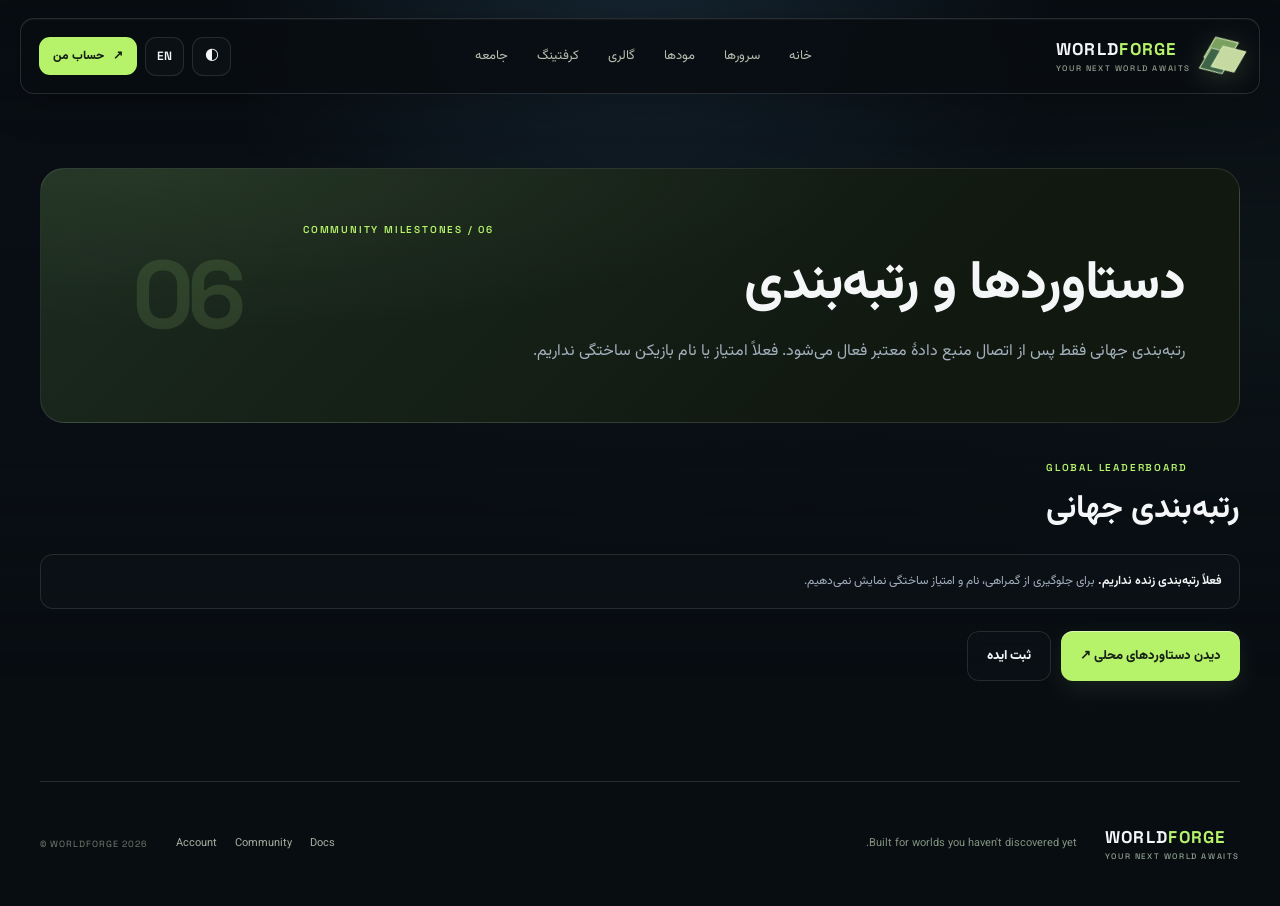
<file: leaderboard.html>
<!doctype html><html lang="fa" dir="rtl"><head><meta charset="utf-8"><meta name="viewport" content="width=device-width,initial-scale=1"><meta name="theme-color" content="#101810"><meta name="description" content="Leaderboards will activate after a trusted data source is connected. No fake live scores or rankings are shown."><title>Builders & adventurers — WORLDFORGE</title><link href="https://fonts.googleapis.com/css2?family=Vazirmatn:wght@400;500;600;700;800;900&family=Space+Grotesk:wght@400;500;600;700&display=swap" rel="stylesheet"><link rel="stylesheet" href="styles.css"><link rel="stylesheet" href="module-pages.css"><script defer src="app.js"></script><script defer src="module-pages.js"></script></head><body><a class="skip" href="#main">رفتن به محتوای اصلی</a><header class="site-header"><a class="brand" href="index.html"><span class="brand-cube"><i></i><b></b><em></em></span><span><strong>WORLD<span>FORGE</span></strong><small>YOUR NEXT WORLD AWAITS</small></span></a><button class="menu-toggle" aria-expanded="false" aria-controls="primary-nav" aria-label="باز کردن منو"><span></span><span></span></button><nav id="primary-nav" class="primary-nav" aria-label="ناوبری اصلی"><a href="index.html" data-fa="خانه" data-en="Home">خانه</a><a href="servers.html" data-fa="سرورها" data-en="Servers">سرورها</a><a href="mods.html" data-fa="مودها" data-en="Mods">مودها</a><a href="gallery.html" data-fa="گالری" data-en="Gallery">گالری</a><a href="craft.html" data-fa="کرفتینگ" data-en="Crafting">کرفتینگ</a><a href="community.html" data-fa="جامعه" data-en="Community">جامعه</a></nav><div class="header-actions"><button class="icon-button" id="theme-toggle" aria-label="تغییر پوسته">◐</button><button class="language-toggle" id="language-toggle">EN</button><a class="account-link" href="account.html">↗ <span data-fa="حساب من" data-en="My account">حساب من</span></a></div></header><main id="main" class="shell inner-page module-page" data-module-page="leaderboard"><div class="module-hero"><div><div class="module-kicker">COMMUNITY MILESTONES / 06</div><h1 data-fa="دستاوردها و رتبه‌بندی" data-en="Milestones & leaderboard">دستاوردها و رتبه‌بندی</h1><p data-fa="رتبه‌بندی جهانی فقط پس از اتصال منبع دادهٔ معتبر فعال می‌شود. فعلاً امتیاز یا نام بازیکن ساختگی نداریم." data-en="Global rankings require a trusted data source. No fake scores or player names are shown here.">رتبه‌بندی جهانی فقط پس از اتصال منبع دادهٔ معتبر فعال می‌شود. فعلاً امتیاز یا نام بازیکن ساختگی نداریم.</p></div><div class="module-index" aria-hidden="true">06</div></div><section class="module-section"><div class="module-section-head"><div><div class="module-kicker">GLOBAL LEADERBOARD</div><h2 data-fa="رتبه‌بندی جهانی" data-en="Global leaderboard">رتبه‌بندی جهانی</h2></div></div><div class="module-note"><strong data-fa="فعلاً رتبه‌بندی زنده نداریم." data-en="No live rankings yet.">فعلاً رتبه‌بندی زنده نداریم.</strong> <span data-fa="برای جلوگیری از گمراهی، نام و امتیاز ساختگی نمایش نمی‌دهیم." data-en="To avoid misleading visitors, no invented names or scores are displayed.">برای جلوگیری از گمراهی، نام و امتیاز ساختگی نمایش نمی‌دهیم.</span></div><div class="module-actions"><a class="button button-primary" href="progress.html" data-fa="دیدن دستاوردهای محلی ↗" data-en="View local achievements ↗">دیدن دستاوردهای محلی ↗</a><a class="button button-quiet" href="community.html" data-fa="ثبت ایده" data-en="Save an idea">ثبت ایده</a></div></section></main><footer class="site-footer shell"><a class="brand brand-footer" href="index.html"><span><strong>WORLD<span>FORGE</span></strong><small>YOUR NEXT WORLD AWAITS</small></span></a><p>Built for worlds you haven't discovered yet.</p><div class="footer-links"><a href="docs.html">Docs</a><a href="community.html">Community</a><a href="account.html">Account</a></div><span class="copyright">© WORLDFORGE 2026</span></footer><nav class="mobile-dock" aria-label="ناوبری سریع"><a href="index.html"><span>⌂</span><small data-fa="خانه" data-en="Home">خانه</small></a><a href="servers.html"><span>◇</span><small data-fa="سرورها" data-en="Servers">سرورها</small></a><a href="gallery.html"><span>▧</span><small data-fa="گالری" data-en="Gallery">گالری</small></a><a href="community.html"><span>✳</span><small data-fa="جامعه" data-en="Community">جامعه</small></a><a href="account.html"><span>♙</span><small data-fa="حساب" data-en="Account">حساب</small></a></nav></body></html>
</file>
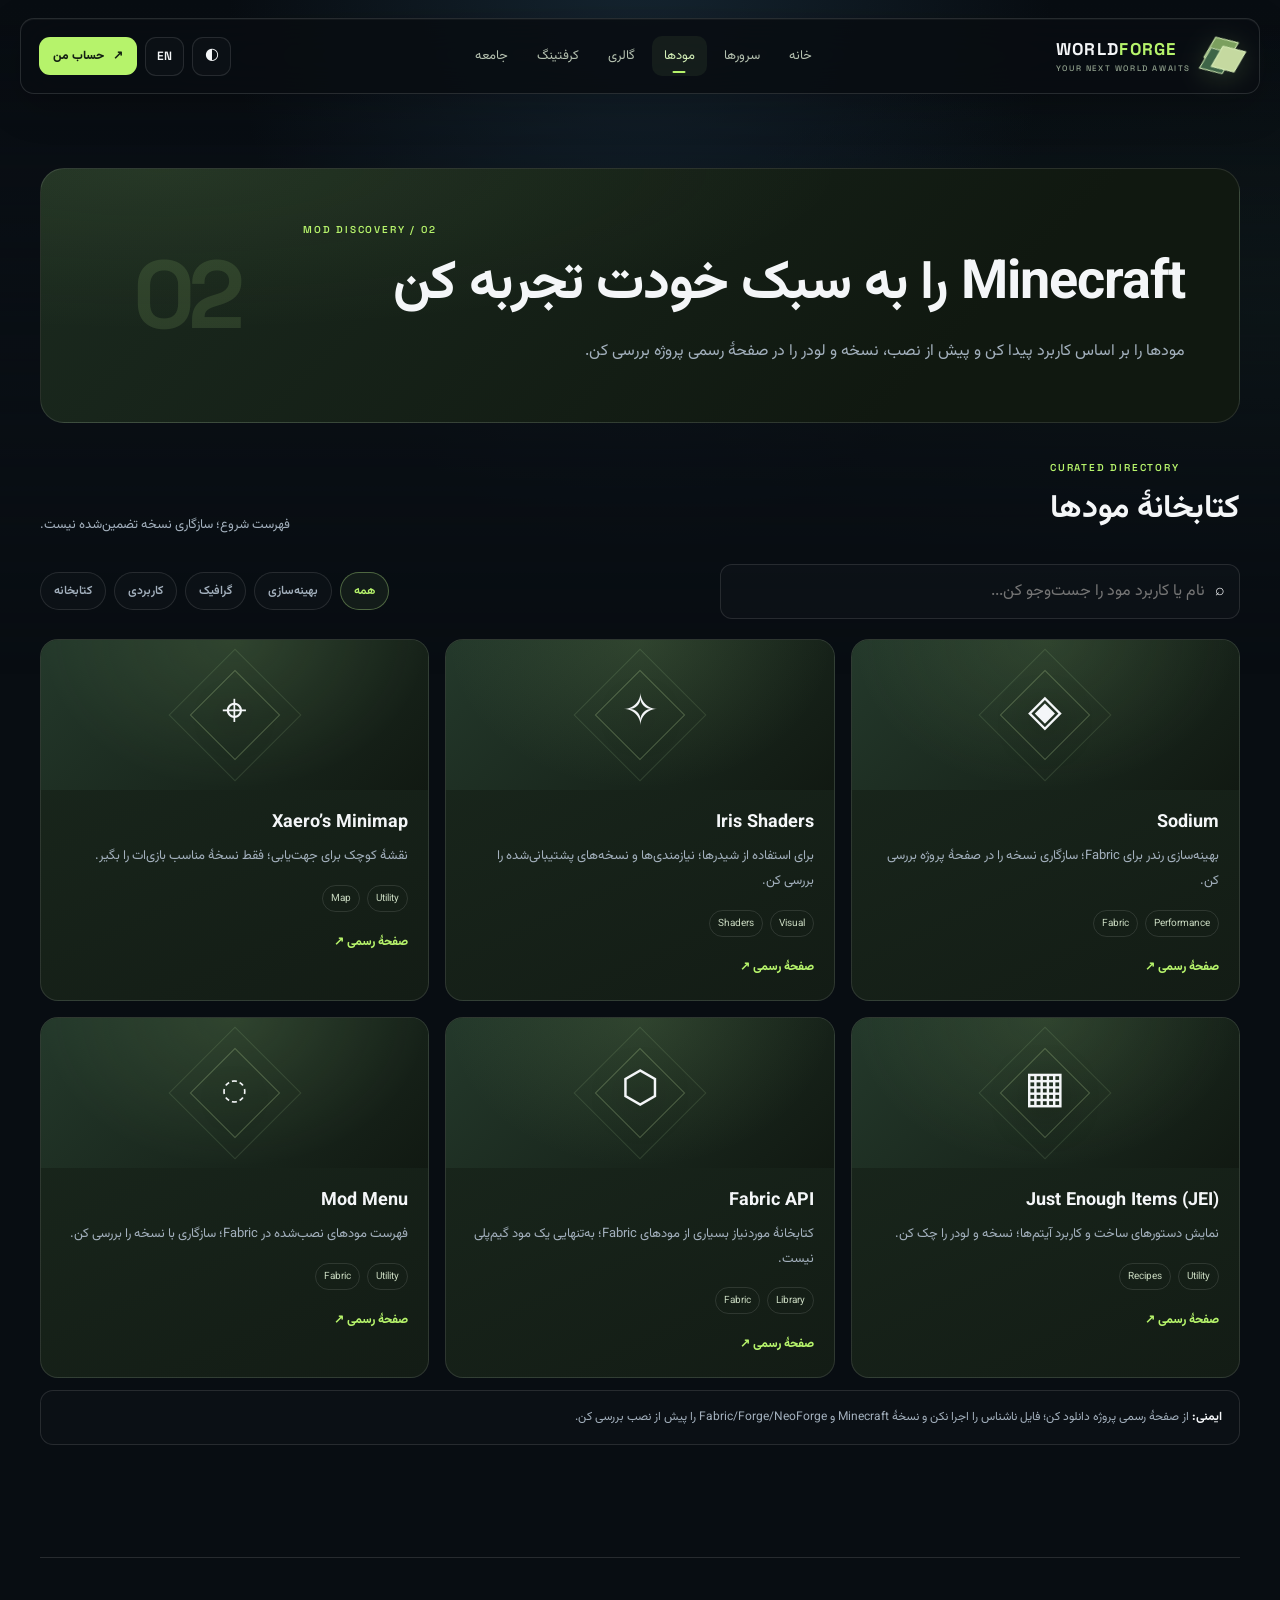
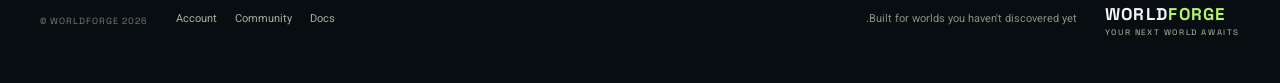
<file: mods.html>
<!doctype html><html lang="fa" dir="rtl"><head><meta charset="utf-8"><meta name="viewport" content="width=device-width,initial-scale=1"><meta name="theme-color" content="#101810"><meta name="description" content="Explore mods and resources by version and play style; always verify original sources and version compatibility."><title>Make Minecraft your own — WORLDFORGE</title><link href="https://fonts.googleapis.com/css2?family=Vazirmatn:wght@400;500;600;700;800;900&family=Space+Grotesk:wght@400;500;600;700&display=swap" rel="stylesheet"><link rel="stylesheet" href="styles.css"><link rel="stylesheet" href="module-pages.css"><script defer src="app.js"></script><script defer src="module-pages.js"></script></head><body><a class="skip" href="#main">رفتن به محتوای اصلی</a><header class="site-header"><a class="brand" href="index.html"><span class="brand-cube"><i></i><b></b><em></em></span><span><strong>WORLD<span>FORGE</span></strong><small>YOUR NEXT WORLD AWAITS</small></span></a><button class="menu-toggle" aria-expanded="false" aria-controls="primary-nav" aria-label="باز کردن منو"><span></span><span></span></button><nav id="primary-nav" class="primary-nav" aria-label="ناوبری اصلی"><a href="index.html" data-fa="خانه" data-en="Home">خانه</a><a href="servers.html" data-fa="سرورها" data-en="Servers">سرورها</a><a href="mods.html" data-fa="مودها" data-en="Mods">مودها</a><a href="gallery.html" data-fa="گالری" data-en="Gallery">گالری</a><a href="craft.html" data-fa="کرفتینگ" data-en="Crafting">کرفتینگ</a><a href="community.html" data-fa="جامعه" data-en="Community">جامعه</a></nav><div class="header-actions"><button class="icon-button" id="theme-toggle" aria-label="تغییر پوسته">◐</button><button class="language-toggle" id="language-toggle">EN</button><a class="account-link" href="account.html">↗ <span data-fa="حساب من" data-en="My account">حساب من</span></a></div></header><main id="main" class="shell inner-page module-page" data-module-page="mods">
<div class="module-hero"><div><div class="module-kicker">MOD DISCOVERY / 02</div><h1 data-fa="Minecraft را به سبک خودت تجربه کن" data-en="Make Minecraft your own">Minecraft را به سبک خودت تجربه کن</h1><p data-fa="مودها را بر اساس کاربرد پیدا کن و پیش از نصب، نسخه و لودر را در صفحهٔ رسمی پروژه بررسی کن." data-en="Explore mods by purpose and verify the game version and loader on each official project page before installing.">مودها را بر اساس کاربرد پیدا کن و پیش از نصب، نسخه و لودر را در صفحهٔ رسمی پروژه بررسی کن.</p></div><div class="module-index" aria-hidden="true">02</div></div>
<section class="module-section"><div class="module-section-head"><div><div class="module-kicker">CURATED DIRECTORY</div><h2 data-fa="کتابخانهٔ مودها" data-en="Mod library">کتابخانهٔ مودها</h2></div><p data-fa="فهرست شروع؛ سازگاری نسخه تضمین‌شده نیست." data-en="A starting list; version compatibility is not guaranteed.">فهرست شروع؛ سازگاری نسخه تضمین‌شده نیست.</p></div>
<div class="module-toolbar"><label class="module-search"><span aria-hidden="true">⌕</span><input type="search" data-module-search placeholder="نام یا کاربرد مود را جست‌وجو کن..." aria-label="جست‌وجوی مودها"></label><div class="module-filters" role="group" aria-label="فیلتر مودها"><button class="filter-chip" data-filter="all" aria-pressed="true">همه</button><button class="filter-chip" data-filter="performance" aria-pressed="false">بهینه‌سازی</button><button class="filter-chip" data-filter="visual" aria-pressed="false">گرافیک</button><button class="filter-chip" data-filter="utility" aria-pressed="false">کاربردی</button><button class="filter-chip" data-filter="library" aria-pressed="false">کتابخانه</button></div></div>
<div class="module-grid" data-module-grid>
<article class="module-card" data-category="performance" data-search="sodium performance fabric rendering optimization"><div class="module-card-art"><span class="module-card-icon">◈</span></div><div class="module-card-body"><h3>Sodium</h3><p data-fa="بهینه‌سازی رندر برای Fabric؛ سازگاری نسخه را در صفحهٔ پروژه بررسی کن." data-en="Rendering optimization for Fabric; verify the supported version on the project page.">بهینه‌سازی رندر برای Fabric؛ سازگاری نسخه را در صفحهٔ پروژه بررسی کن.</p><div class="module-meta"><span class="module-tag">Performance</span><span class="module-tag">Fabric</span></div><a class="module-card-link" href="https://modrinth.com/mod/sodium" target="_blank" rel="noopener noreferrer" data-fa="صفحهٔ رسمی ↗" data-en="Official page ↗">صفحهٔ رسمی ↗</a></div></article>
<article class="module-card" data-category="visual" data-search="iris shaders visual graphics"><div class="module-card-art"><span class="module-card-icon">✧</span></div><div class="module-card-body"><h3>Iris Shaders</h3><p data-fa="برای استفاده از شیدرها؛ نیازمندی‌ها و نسخه‌های پشتیبانی‌شده را بررسی کن." data-en="Shader support; check dependencies and supported versions.">برای استفاده از شیدرها؛ نیازمندی‌ها و نسخه‌های پشتیبانی‌شده را بررسی کن.</p><div class="module-meta"><span class="module-tag">Visual</span><span class="module-tag">Shaders</span></div><a class="module-card-link" href="https://modrinth.com/mod/iris" target="_blank" rel="noopener noreferrer" data-fa="صفحهٔ رسمی ↗" data-en="Official page ↗">صفحهٔ رسمی ↗</a></div></article>
<article class="module-card" data-category="utility" data-search="xaeros minimap map navigation utility"><div class="module-card-art"><span class="module-card-icon">⌖</span></div><div class="module-card-body"><h3>Xaero’s Minimap</h3><p data-fa="نقشهٔ کوچک برای جهت‌یابی؛ فقط نسخهٔ مناسب بازی‌ات را بگیر." data-en="A minimap for navigation; download only the matching game version.">نقشهٔ کوچک برای جهت‌یابی؛ فقط نسخهٔ مناسب بازی‌ات را بگیر.</p><div class="module-meta"><span class="module-tag">Utility</span><span class="module-tag">Map</span></div><a class="module-card-link" href="https://www.curseforge.com/minecraft/mc-mods/xaeros-minimap" target="_blank" rel="noopener noreferrer" data-fa="صفحهٔ رسمی ↗" data-en="Official page ↗">صفحهٔ رسمی ↗</a></div></article>
<article class="module-card" data-category="utility" data-search="jei just enough items recipes crafting"><div class="module-card-art"><span class="module-card-icon">▦</span></div><div class="module-card-body"><h3>Just Enough Items (JEI)</h3><p data-fa="نمایش دستورهای ساخت و کاربرد آیتم‌ها؛ نسخه و لودر را چک کن." data-en="Browse crafting recipes and item uses; check version and loader.">نمایش دستورهای ساخت و کاربرد آیتم‌ها؛ نسخه و لودر را چک کن.</p><div class="module-meta"><span class="module-tag">Utility</span><span class="module-tag">Recipes</span></div><a class="module-card-link" href="https://www.curseforge.com/minecraft/mc-mods/jei" target="_blank" rel="noopener noreferrer" data-fa="صفحهٔ رسمی ↗" data-en="Official page ↗">صفحهٔ رسمی ↗</a></div></article>
<article class="module-card" data-category="library" data-search="fabric api library dependency"><div class="module-card-art"><span class="module-card-icon">⬡</span></div><div class="module-card-body"><h3>Fabric API</h3><p data-fa="کتابخانهٔ موردنیاز بسیاری از مودهای Fabric؛ به‌تنهایی یک مود گیم‌پلی نیست." data-en="A dependency for many Fabric mods; not a gameplay mod by itself.">کتابخانهٔ موردنیاز بسیاری از مودهای Fabric؛ به‌تنهایی یک مود گیم‌پلی نیست.</p><div class="module-meta"><span class="module-tag">Library</span><span class="module-tag">Fabric</span></div><a class="module-card-link" href="https://modrinth.com/mod/fabric-api" target="_blank" rel="noopener noreferrer" data-fa="صفحهٔ رسمی ↗" data-en="Official page ↗">صفحهٔ رسمی ↗</a></div></article>
<article class="module-card" data-category="utility" data-search="mod menu utility fabric installed mods"><div class="module-card-art"><span class="module-card-icon">◌</span></div><div class="module-card-body"><h3>Mod Menu</h3><p data-fa="فهرست مودهای نصب‌شده در Fabric؛ سازگاری با نسخه را بررسی کن." data-en="Shows installed mods on Fabric; verify version compatibility.">فهرست مودهای نصب‌شده در Fabric؛ سازگاری با نسخه را بررسی کن.</p><div class="module-meta"><span class="module-tag">Utility</span><span class="module-tag">Fabric</span></div><a class="module-card-link" href="https://modrinth.com/mod/modmenu" target="_blank" rel="noopener noreferrer" data-fa="صفحهٔ رسمی ↗" data-en="Official page ↗">صفحهٔ رسمی ↗</a></div></article>
<div class="module-empty" data-empty hidden data-fa="موردی با این جست‌وجو پیدا نشد." data-en="No matching mods found.">موردی با این جست‌وجو پیدا نشد.</div></div><p class="module-note"><strong data-fa="ایمنی:" data-en="Safety:">ایمنی:</strong> <span data-fa="از صفحهٔ رسمی پروژه دانلود کن؛ فایل ناشناس را اجرا نکن و نسخهٔ Minecraft و Fabric/Forge/NeoForge را پیش از نصب بررسی کن." data-en="Download from official project pages, avoid unknown executables, and check Minecraft and Fabric/Forge/NeoForge compatibility before installing.">از صفحهٔ رسمی پروژه دانلود کن؛ فایل ناشناس را اجرا نکن و نسخهٔ Minecraft و Fabric/Forge/NeoForge را پیش از نصب بررسی کن.</span></p></section></main><footer class="site-footer shell"><a class="brand brand-footer" href="index.html"><span><strong>WORLD<span>FORGE</span></strong><small>YOUR NEXT WORLD AWAITS</small></span></a><p>Built for worlds you haven't discovered yet.</p><div class="footer-links"><a href="docs.html">Docs</a><a href="community.html">Community</a><a href="account.html">Account</a></div><span class="copyright">© WORLDFORGE 2026</span></footer><nav class="mobile-dock" aria-label="ناوبری سریع"><a href="index.html"><span>⌂</span><small data-fa="خانه" data-en="Home">خانه</small></a><a href="servers.html"><span>◇</span><small data-fa="سرورها" data-en="Servers">سرورها</small></a><a href="gallery.html"><span>▧</span><small data-fa="گالری" data-en="Gallery">گالری</small></a><a href="community.html"><span>✳</span><small data-fa="جامعه" data-en="Community">جامعه</small></a><a href="account.html"><span>♙</span><small data-fa="حساب" data-en="Account">حساب</small></a></nav></body></html>
</file>
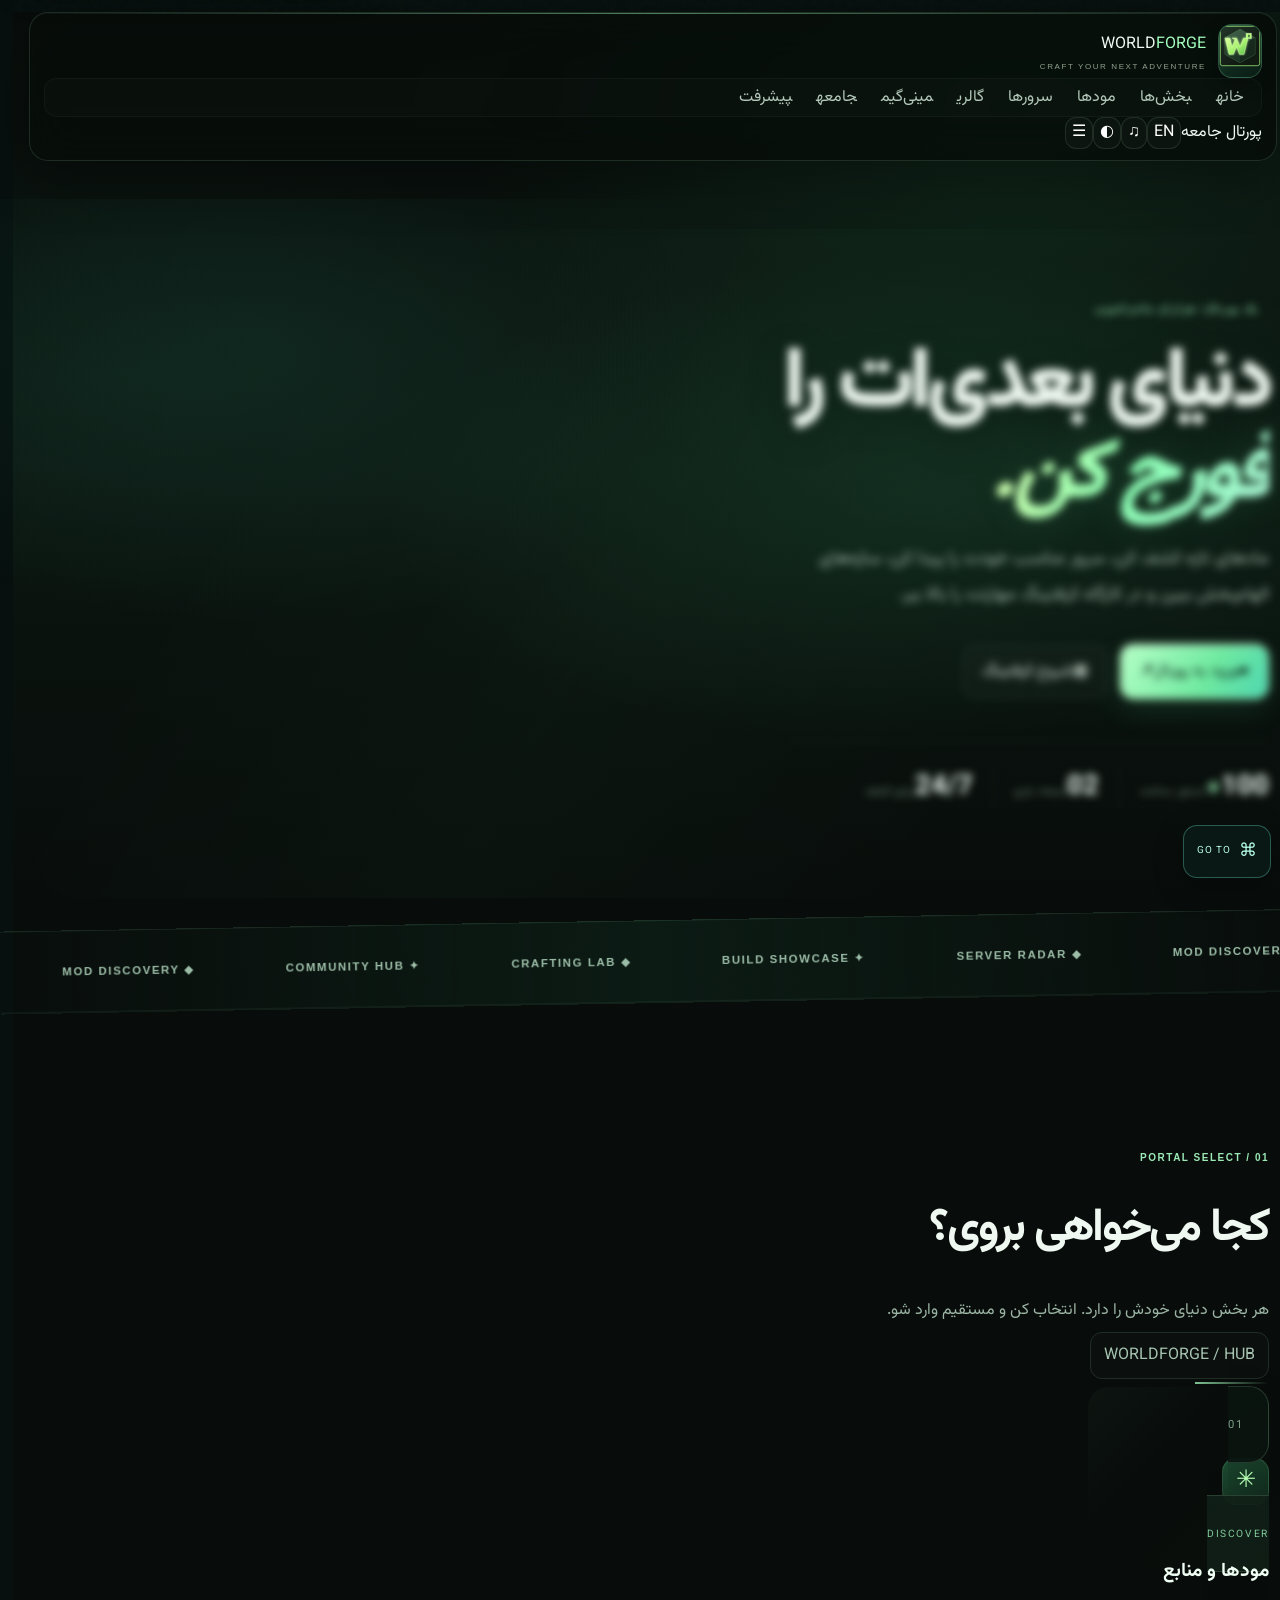
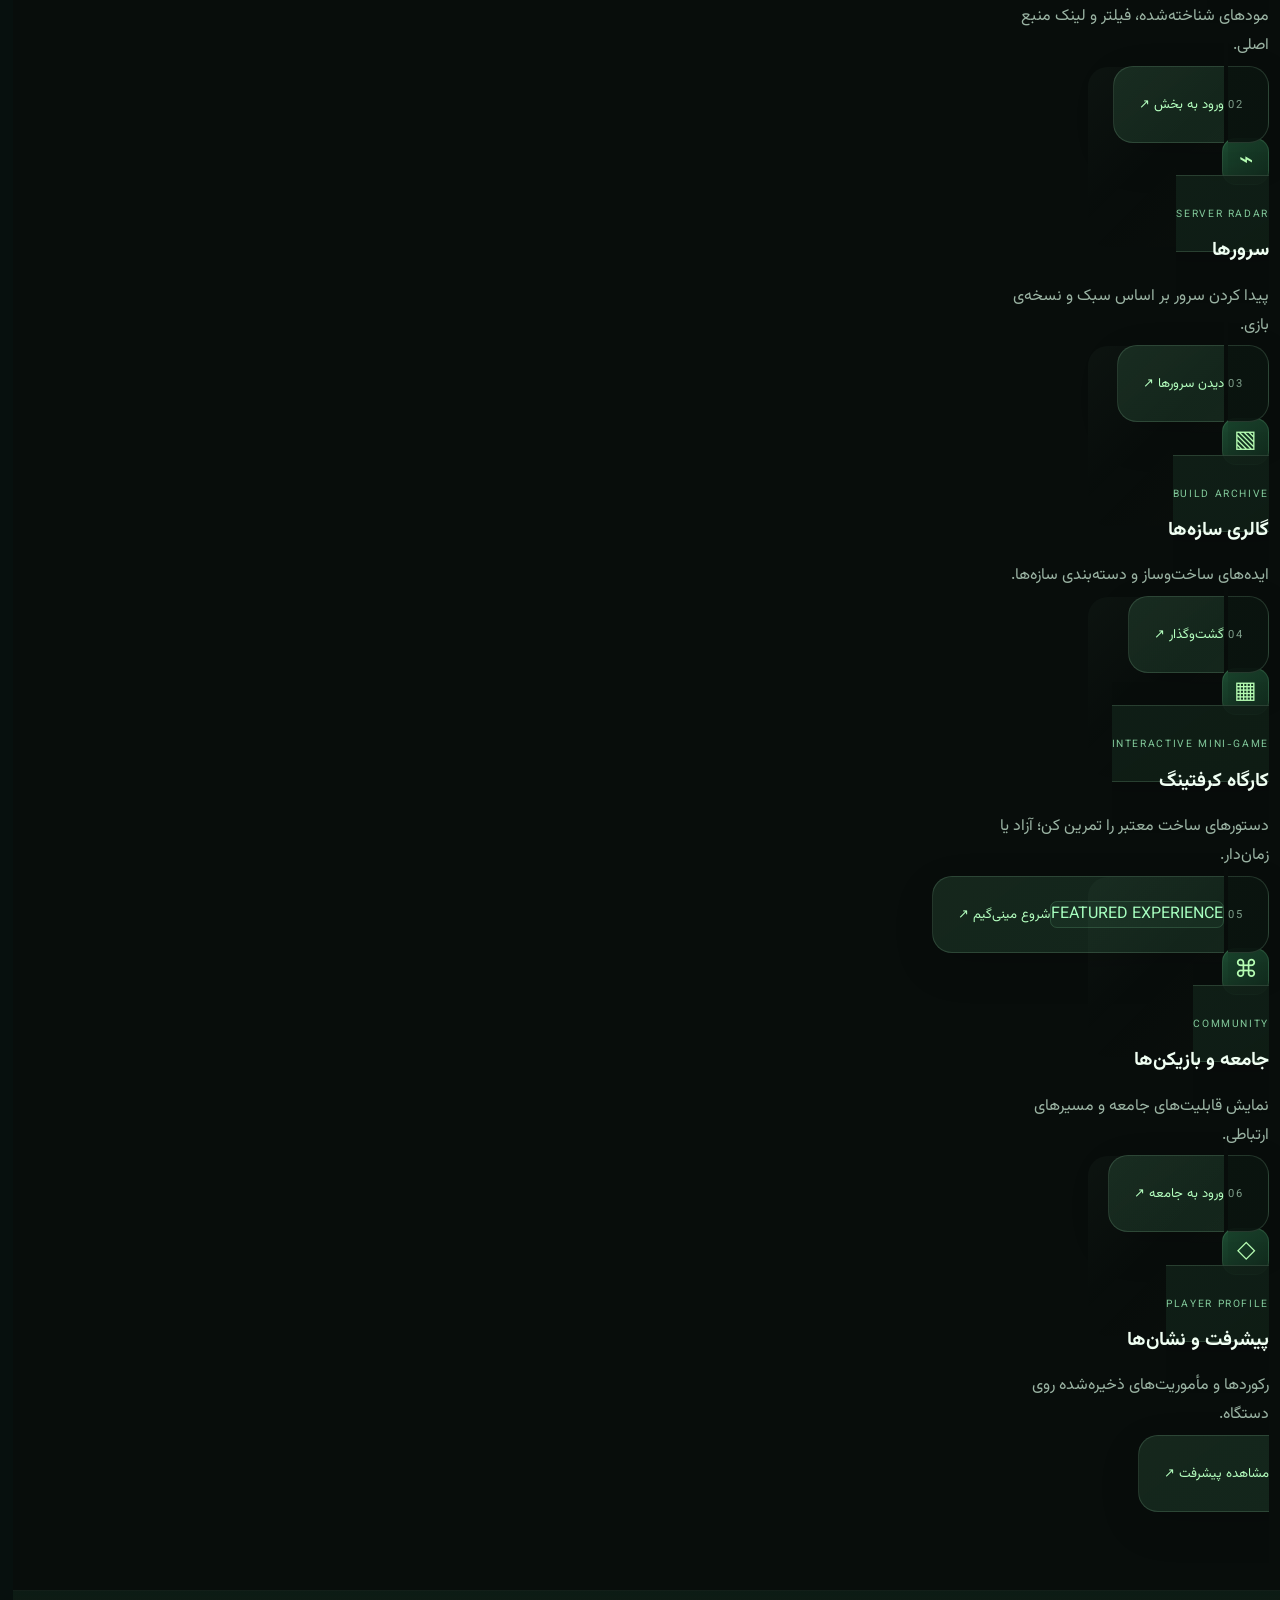
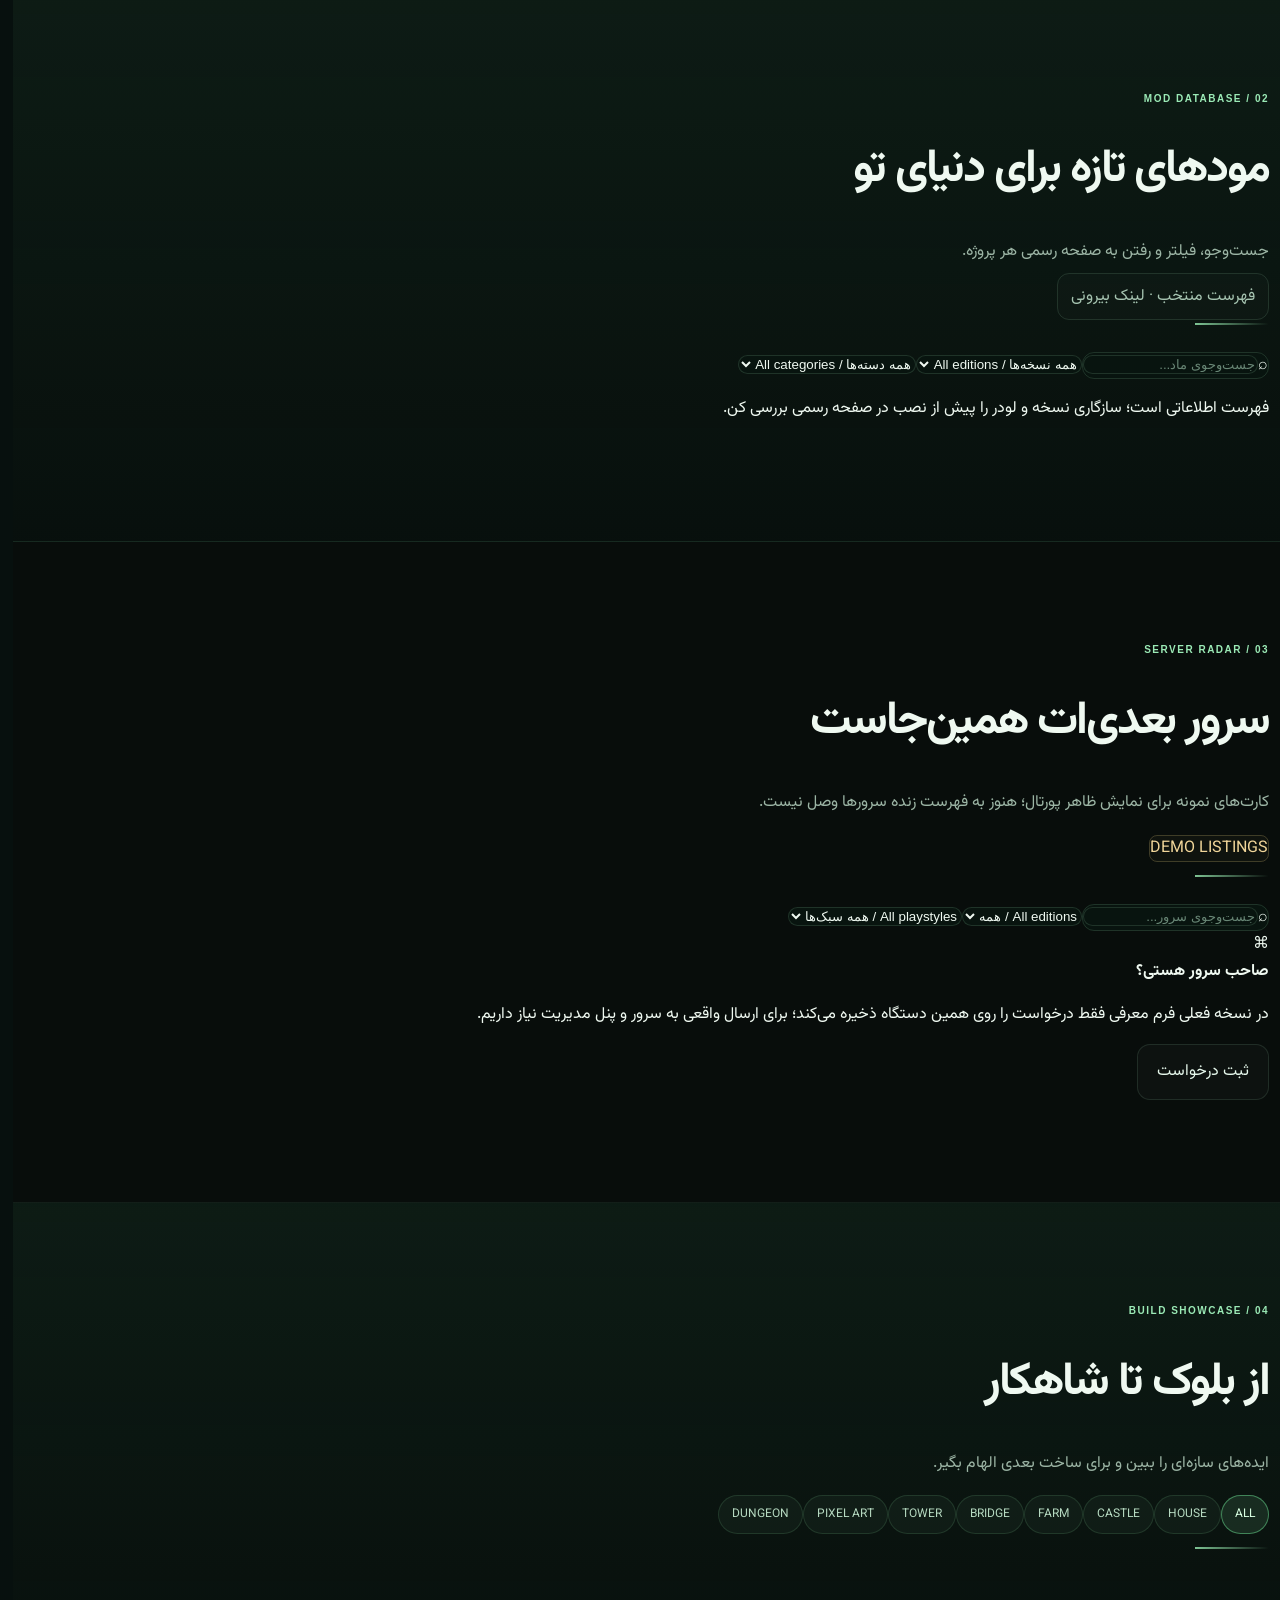
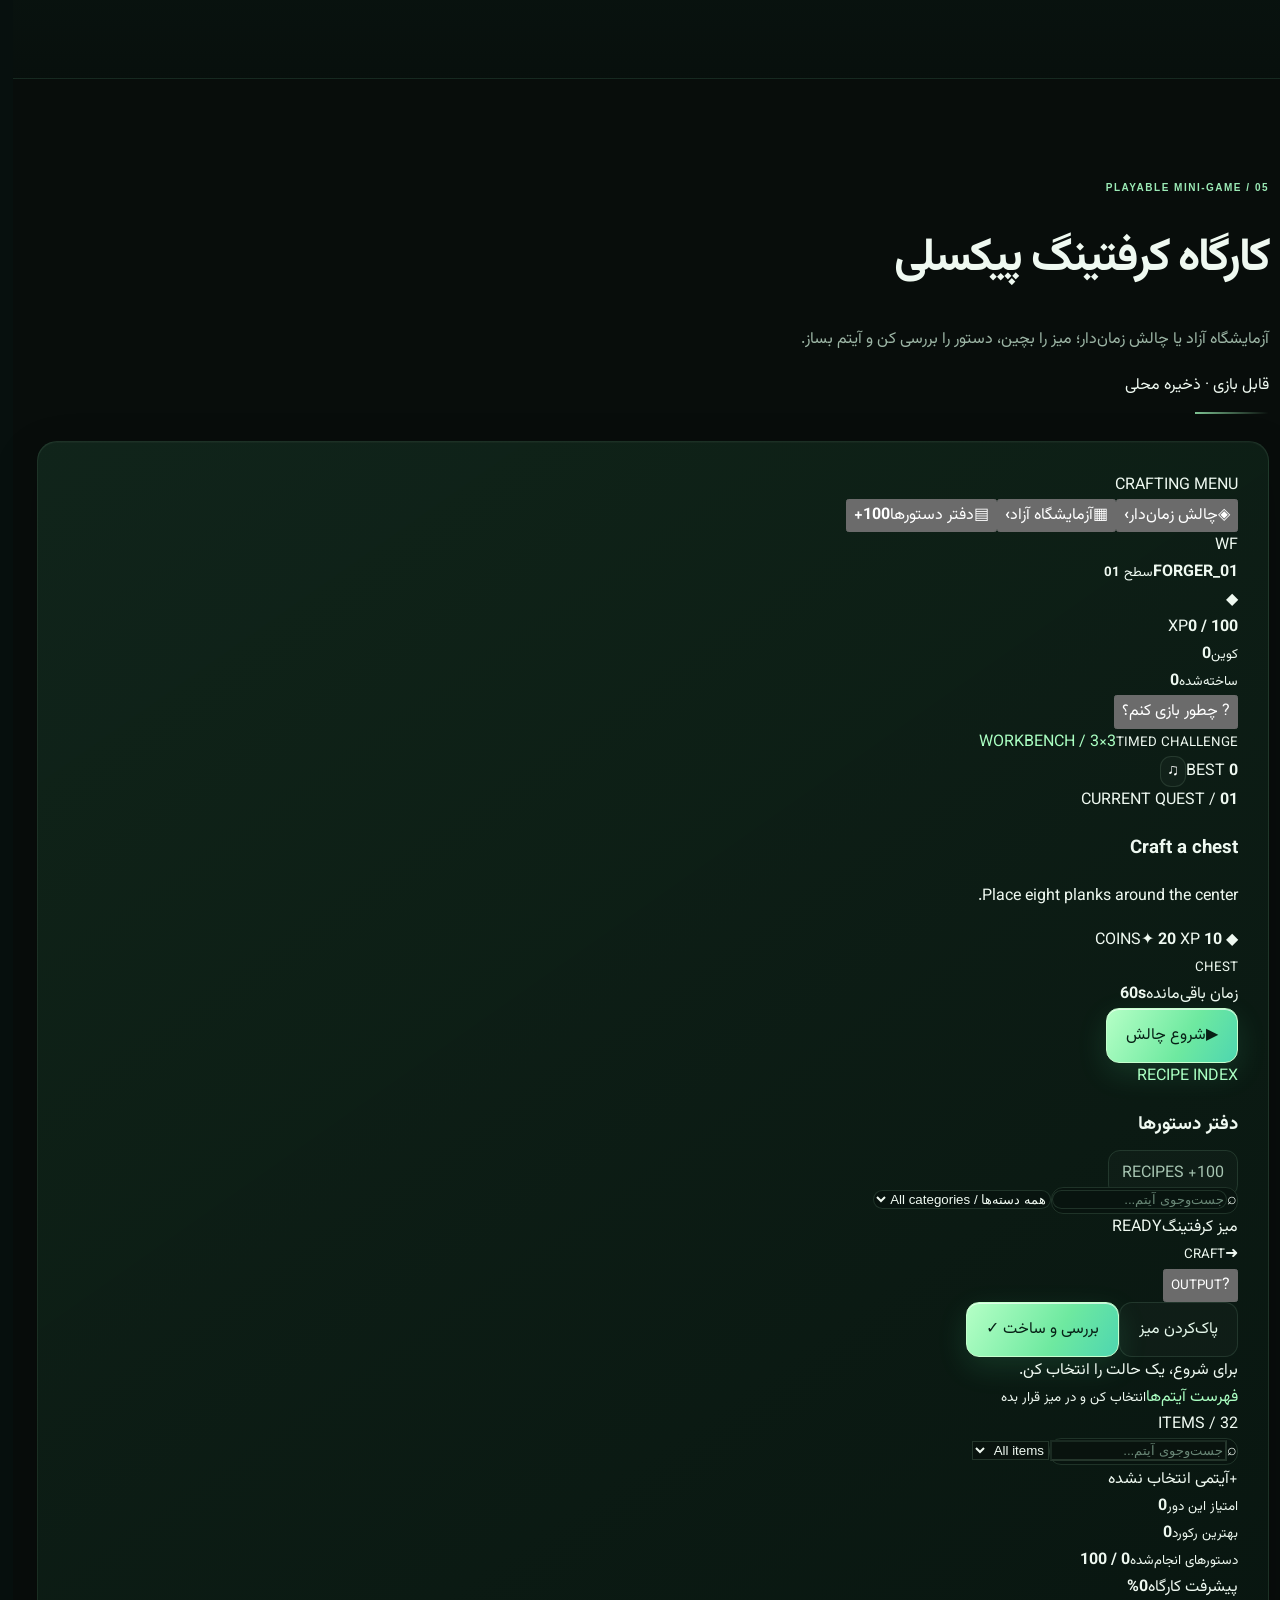
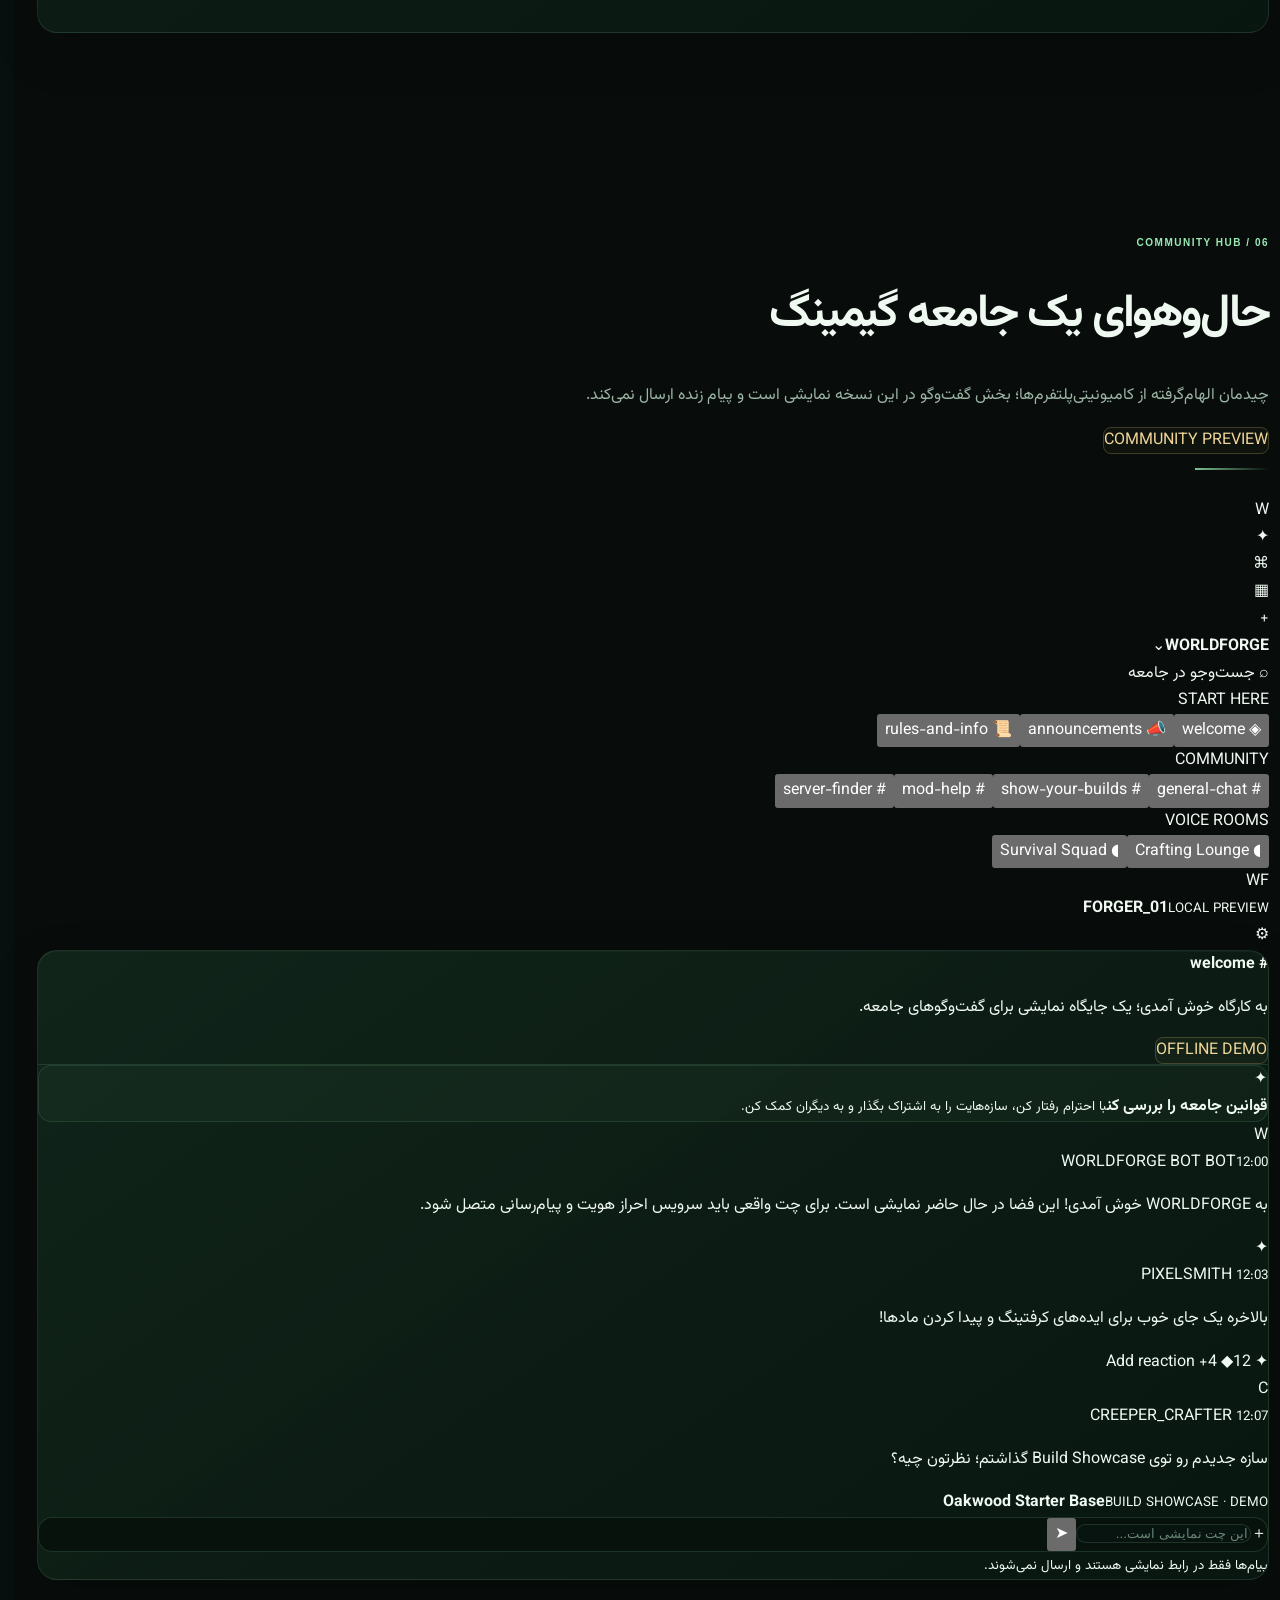
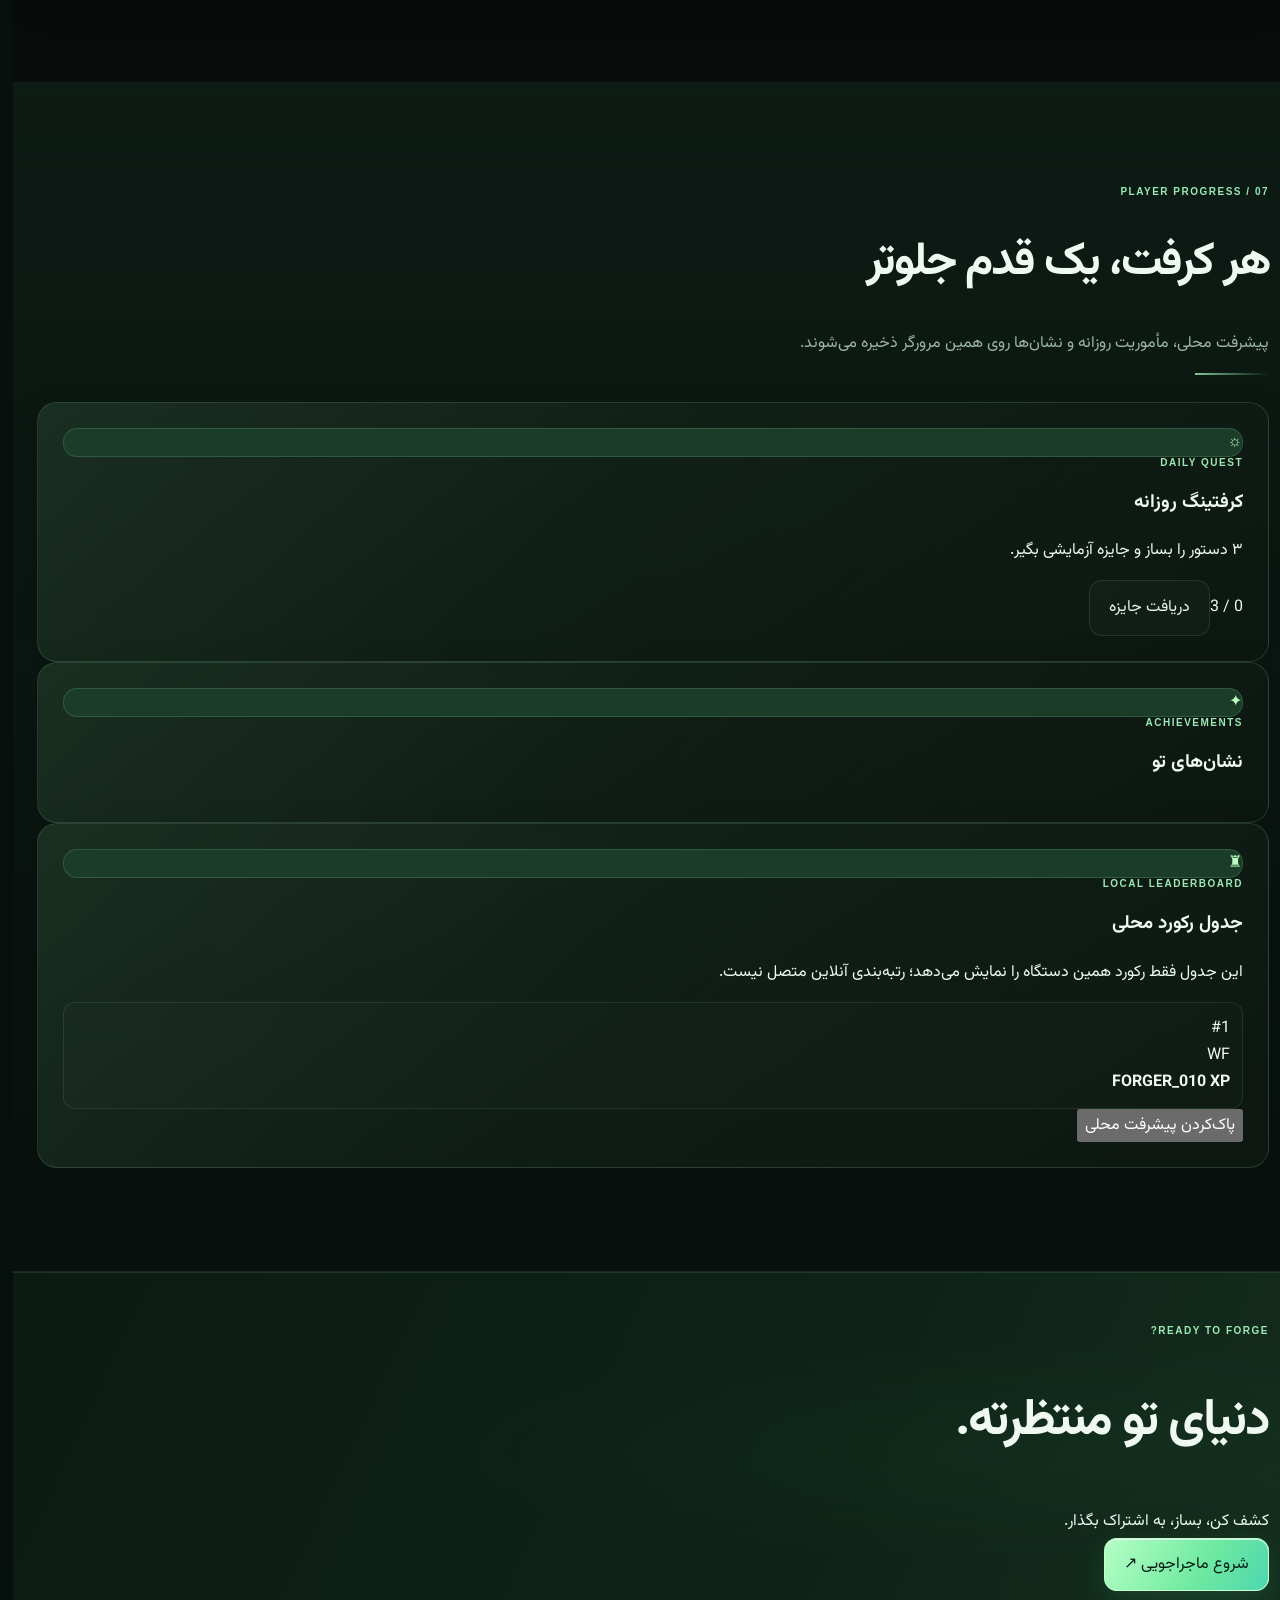
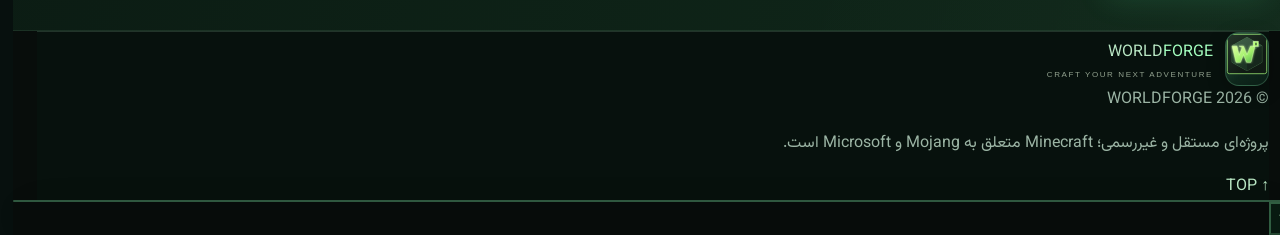
<file: progress.html>
<!doctype html>
<html lang="fa" dir="rtl">
<head>
<meta charset="utf-8"><meta name="viewport" content="width=device-width, initial-scale=1"><meta name="theme-color" content="#111713">
<meta name="description" content="Track local crafting progress and achievements."><link rel="canonical" href="https://mmatinghaffari1390-create.github.io/WorldForge/progress.html">
<meta property="og:type" content="website"><meta property="og:site_name" content="WORLDFORGE"><meta property="og:title" content="WORLDFORGE — Player Progress"><meta property="og:description" content="Track local crafting progress and achievements."><meta property="og:url" content="https://mmatinghaffari1390-create.github.io/WorldForge/progress.html"><meta name="twitter:card" content="summary"><meta name="color-scheme" content="dark">
<title>WORLDFORGE — Player Progress</title>
<link rel="icon" href="assets/favicon.svg" type="image/svg+xml"><link rel="preconnect" href="https://fonts.googleapis.com"><link rel="preconnect" href="https://fonts.gstatic.com" crossorigin><link href="https://fonts.googleapis.com/css2?family=Press+Start+2P&family=Vazirmatn:wght@400;500;600;700;800&display=swap" rel="stylesheet"><link rel="stylesheet" href="styles.css">
</head><body data-view="progress">
<div class="ambient" aria-hidden="true"><i></i><i></i><i></i><i></i><i></i><i></i></div>
<header class="topbar"><a class="brand" href="index.html#home"><span class="brand-mark"><img src="assets/worldforge-emblem.svg" alt="" width="42" height="42"></span><span class="brand-name">WORLD<span>FORGE</span><small>CRAFT YOUR NEXT ADVENTURE</small></span></a>
<nav id="navLinks" class="nav-links" aria-label="Main navigation"><a href="index.html#home" data-fa="خانه" data-en="Home">خانه</a><a href="index.html#discover" data-fa="بخش‌ها" data-en="Explore">بخش‌ها</a><a href="mods.html" data-fa="مودها" data-en="Mods">مودها</a><a href="servers.html" data-fa="سرورها" data-en="Servers">سرورها</a><a href="gallery.html" data-fa="گالری" data-en="Gallery">گالری</a><a href="games.html" data-fa="مینی‌گیم" data-en="Mini-games">مینی‌گیم</a><a href="community.html" data-fa="جامعه" data-en="Community">جامعه</a><a href="progress.html" data-fa="پیشرفت" data-en="Progress">پیشرفت</a></nav>
<div class="top-actions"><span class="online-chip"><i></i><span data-fa="پورتال جامعه" data-en="COMMUNITY HUB">پورتال جامعه</span></span><button id="langToggle" class="icon-btn" aria-label="Change language">EN</button><button id="soundToggle" class="icon-btn" aria-label="Toggle sound">♫</button><button id="skinToggle" class="icon-btn" aria-label="Change visual theme" title="Change visual theme">◐</button><button id="menuToggle" class="icon-btn mobile-menu" aria-label="Open menu">☰</button></div></header>
<main id="home">
<section class="hero wrap"><div class="hero-copy reveal"><div class="eyebrow"><span class="eyebrow-square"></span><span data-fa="یک پورتال؛ هزاران ماجراجویی" data-en="ONE HUB. ENDLESS ADVENTURES.">یک پورتال؛ هزاران ماجراجویی</span></div><h1 data-fa="دنیای بعدی‌ات را<br><em>فورج کن.</em>" data-en="FORGE YOUR<br><em>NEXT WORLD.</em>">دنیای بعدی‌ات را<br><em>فورج کن.</em></h1><p data-fa="مادهای تازه کشف کن، سرور مناسب خودت را پیدا کن، سازه‌های الهام‌بخش ببین و در کارگاه کرفتینگ مهارتت را بالا ببر." data-en="Discover mods, find your next server, explore epic builds, and master recipes in the crafting lab.">مادهای تازه کشف کن، سرور مناسب خودت را پیدا کن، سازه‌های الهام‌بخش ببین و در کارگاه کرفتینگ مهارتت را بالا ببر.</p><div class="hero-actions"><a class="btn btn-primary" href="index.html#discover"><span>▰</span><span data-fa="ورود به پورتال" data-en="ENTER THE HUB">ورود به پورتال</span><b>↗</b></a><a class="btn btn-ghost" href="games.html"><span>▦</span><span data-fa="شروع کرفتینگ" data-en="PLAY CRAFTING">شروع کرفتینگ</span></a></div><div class="hero-metrics"><div><strong>100<span>+</span></strong><small data-fa="دستور ساخت" data-en="CRAFT RECIPES">دستور ساخت</small></div><div><strong>02</strong><small data-fa="نسخه بازی" data-en="GAME EDITIONS">نسخه بازی</small></div><div><strong>24/7</strong><small data-fa="برای کشف" data-en="ALWAYS TO EXPLORE">برای کشف</small></div></div></div>
<div class="hero-scene reveal"><div class="scene-top"><span>WORLD / 001</span><span class="scene-live"><i></i> WORLD GENERATED</span></div><div class="pixel-sun"></div><div class="pixel-cloud cloud1"></div><div class="pixel-cloud cloud2"></div><div class="scene-mountain m1"></div><div class="scene-mountain m2"></div><div class="voxel-tree tree1"><b></b><i></i></div><div class="voxel-tree tree2"><b></b><i></i></div><div class="voxel-tree tree3"><b></b><i></i></div><div class="floating-item diamond">◆</div><div class="floating-item emerald">✦</div><div class="scene-ground"><span></span><span></span><span></span><span></span><span></span><span></span><span></span><span></span><span></span><span></span><span></span><span></span></div><div class="scene-bottom"><span class="pixel-label">BIOME: GREEN HIGHLANDS</span><strong>YOUR WORLD. YOUR RULES.</strong></div><div class="scene-glow"></div></div></section>
<div class="ticker"><div class="ticker-track"><span>✦ MOD DISCOVERY</span><span>◆ SERVER RADAR</span><span>✦ BUILD SHOWCASE</span><span>◆ CRAFTING LAB</span><span>✦ COMMUNITY HUB</span><span>◆ MOD DISCOVERY</span><span>✦ SERVER RADAR</span></div></div>
<section id="discover" class="wrap section hub-section"><div class="section-head"><div><div class="eyebrow">01 / PORTAL SELECT</div><h2 data-fa="کجا می‌خواهی بروی؟" data-en="CHOOSE YOUR DESTINATION">کجا می‌خواهی بروی؟</h2><p data-fa="هر بخش دنیای خودش را دارد. انتخاب کن و مستقیم وارد شو." data-en="Every destination has its own space. Choose one and jump right in.">هر بخش دنیای خودش را دارد. انتخاب کن و مستقیم وارد شو.</p></div><span class="section-counter">WORLDFORGE / HUB</span></div><div class="hub-grid">
<a class="hub-tile" href="mods.html"><span class="hub-index">01</span><span class="hub-symbol">✳</span><span class="hub-kicker">DISCOVER</span><h3 data-fa="مودها و منابع" data-en="MODS & RESOURCES">مودها و منابع</h3><p data-fa="مودهای شناخته‌شده، فیلتر و لینک منبع اصلی." data-en="Curated mods, filters, and official project links.">مودهای شناخته‌شده، فیلتر و لینک منبع اصلی.</p><span class="hub-enter" data-fa="ورود به بخش ↗" data-en="EXPLORE ↗">ورود به بخش ↗</span></a>
<a class="hub-tile" href="servers.html"><span class="hub-index">02</span><span class="hub-symbol">⌁</span><span class="hub-kicker">SERVER RADAR</span><h3 data-fa="سرورها" data-en="SERVERS">سرورها</h3><p data-fa="پیدا کردن سرور بر اساس سبک و نسخه‌ی بازی." data-en="Find a server by play style and edition.">پیدا کردن سرور بر اساس سبک و نسخه‌ی بازی.</p><span class="hub-enter" data-fa="دیدن سرورها ↗" data-en="FIND SERVERS ↗">دیدن سرورها ↗</span></a>
<a class="hub-tile" href="gallery.html"><span class="hub-index">03</span><span class="hub-symbol">▧</span><span class="hub-kicker">BUILD ARCHIVE</span><h3 data-fa="گالری سازه‌ها" data-en="BUILD GALLERY">گالری سازه‌ها</h3><p data-fa="ایده‌های ساخت‌وساز و دسته‌بندی سازه‌ها." data-en="Build inspiration across curated categories.">ایده‌های ساخت‌وساز و دسته‌بندی سازه‌ها.</p><span class="hub-enter" data-fa="گشت‌وگذار ↗" data-en="BROWSE BUILDS ↗">گشت‌وگذار ↗</span></a>
<a class="hub-tile hub-tile-featured" href="games.html"><span class="hub-index">04</span><span class="hub-symbol">▦</span><span class="hub-kicker">INTERACTIVE MINI-GAME</span><h3 data-fa="کارگاه کرفتینگ" data-en="CRAFTING LAB">کارگاه کرفتینگ</h3><p data-fa="دستورهای ساخت معتبر را تمرین کن؛ آزاد یا زمان‌دار." data-en="Practice real crafting recipes in free play or timed challenge.">دستورهای ساخت معتبر را تمرین کن؛ آزاد یا زمان‌دار.</p><span class="hub-enter" data-fa="شروع مینی‌گیم ↗" data-en="PLAY NOW ↗">شروع مینی‌گیم ↗</span><span class="hub-feature-mark">FEATURED EXPERIENCE</span></a>
<a class="hub-tile" href="community.html"><span class="hub-index">05</span><span class="hub-symbol">⌘</span><span class="hub-kicker">COMMUNITY</span><h3 data-fa="جامعه و بازیکن‌ها" data-en="COMMUNITY">جامعه و بازیکن‌ها</h3><p data-fa="نمایش قابلیت‌های جامعه و مسیرهای ارتباطی." data-en="Community features and ways to connect.">نمایش قابلیت‌های جامعه و مسیرهای ارتباطی.</p><span class="hub-enter" data-fa="ورود به جامعه ↗" data-en="JOIN COMMUNITY ↗">ورود به جامعه ↗</span></a>
<a class="hub-tile" href="progress.html"><span class="hub-index">06</span><span class="hub-symbol">◇</span><span class="hub-kicker">PLAYER PROFILE</span><h3 data-fa="پیشرفت و نشان‌ها" data-en="PROGRESS & BADGES">پیشرفت و نشان‌ها</h3><p data-fa="رکوردها و مأموریت‌های ذخیره‌شده روی دستگاه." data-en="Local records and quests saved on this device.">رکوردها و مأموریت‌های ذخیره‌شده روی دستگاه.</p><span class="hub-enter" data-fa="مشاهده پیشرفت ↗" data-en="VIEW PROGRESS ↗">مشاهده پیشرفت ↗</span></a>
</div></section>
<section id="mods" class="section section-muted"><div class="wrap"><div class="section-head"><div><div class="eyebrow">02 / MOD DATABASE</div><h2 data-fa="مودهای تازه برای دنیای تو" data-en="MODS FOR YOUR WORLD">مودهای تازه برای دنیای تو</h2><p data-fa="جست‌وجو، فیلتر و رفتن به صفحه رسمی هر پروژه." data-en="Search, filter, and open each project's official page.">جست‌وجو، فیلتر و رفتن به صفحه رسمی هر پروژه.</p></div><span class="data-badge"><i></i><span data-fa="فهرست منتخب · لینک بیرونی" data-en="CURATED · EXTERNAL LINKS">فهرست منتخب · لینک بیرونی</span></span></div><div class="filter-row"><label class="search-field"><span>⌕</span><input id="modSearch" type="search" placeholder="جست‌وجوی ماد..." data-fa-placeholder="جست‌وجوی ماد..." data-en-placeholder="Search mods..."></label><select id="editionFilter" aria-label="Edition"><option value="all">همه نسخه‌ها / All editions</option><option value="Java">Java</option><option value="Bedrock">Bedrock</option></select><select id="categoryFilter" aria-label="Category"><option value="all">همه دسته‌ها / All categories</option><option value="Performance">Performance</option><option value="Utility">Utility</option><option value="Tech">Tech</option><option value="Magic">Magic</option><option value="Visuals">Visuals</option><option value="Adventure">Adventure</option></select></div><div id="modsGrid" class="mods-grid"></div><p class="fine-print" data-fa="فهرست اطلاعاتی است؛ سازگاری نسخه و لودر را پیش از نصب در صفحه رسمی بررسی کن." data-en="Listings are informational. Verify game version and loader compatibility on the official project page before installing.">فهرست اطلاعاتی است؛ سازگاری نسخه و لودر را پیش از نصب در صفحه رسمی بررسی کن.</p></div></section>
<section id="servers" class="section"><div class="wrap"><div class="section-head"><div><div class="eyebrow">03 / SERVER RADAR</div><h2 data-fa="سرور بعدی‌ات همین‌جاست" data-en="YOUR NEXT SERVER IS HERE">سرور بعدی‌ات همین‌جاست</h2><p data-fa="کارت‌های نمونه برای نمایش ظاهر پورتال؛ هنوز به فهرست زنده سرورها وصل نیست." data-en="Sample cards showing the portal UI; not connected to a live server directory yet.">کارت‌های نمونه برای نمایش ظاهر پورتال؛ هنوز به فهرست زنده سرورها وصل نیست.</p></div><span class="demo-badge">DEMO LISTINGS</span></div><div class="filter-row server-filters"><label class="search-field"><span>⌕</span><input id="serverSearch" type="search" placeholder="جست‌وجوی سرور..." data-fa-placeholder="جست‌وجوی سرور..." data-en-placeholder="Search servers..."></label><select id="serverEdition"><option value="all">All editions / همه</option><option>Java</option><option>Bedrock</option><option>Cross-play</option></select><select id="serverType"><option value="all">All playstyles / همه سبک‌ها</option><option>Survival</option><option>Creative</option><option>Adventure</option><option>Mini-games</option></select></div><div id="serverGrid" class="server-grid"></div><div class="callout-line"><span class="callout-icon">⌘</span><div><strong data-fa="صاحب سرور هستی؟" data-en="RUN A SERVER?">صاحب سرور هستی؟</strong><p data-fa="در نسخه فعلی فرم معرفی فقط درخواست را روی همین دستگاه ذخیره می‌کند؛ برای ارسال واقعی به سرور و پنل مدیریت نیاز داریم." data-en="The current listing form only saves locally. Real submissions require a backend and admin panel.">در نسخه فعلی فرم معرفی فقط درخواست را روی همین دستگاه ذخیره می‌کند؛ برای ارسال واقعی به سرور و پنل مدیریت نیاز داریم.</p></div><button class="btn btn-secondary" id="openServerForm" data-fa="ثبت درخواست" data-en="SUBMIT LISTING">ثبت درخواست</button></div></div></section>
<section id="builds" class="section section-muted"><div class="wrap"><div class="section-head"><div><div class="eyebrow">04 / BUILD SHOWCASE</div><h2 data-fa="از بلوک تا شاهکار" data-en="FROM BLOCKS TO MASTERPIECES">از بلوک تا شاهکار</h2><p data-fa="ایده‌های سازه‌ای را ببین و برای ساخت بعدی الهام بگیر." data-en="Explore build ideas and plan your next project.">ایده‌های سازه‌ای را ببین و برای ساخت بعدی الهام بگیر.</p></div><div class="build-filters" id="buildFilters"><button class="filter-chip active" data-build="all">ALL</button><button class="filter-chip" data-build="house">HOUSE</button><button class="filter-chip" data-build="castle">CASTLE</button><button class="filter-chip" data-build="farm">FARM</button><button class="filter-chip" data-build="bridge">BRIDGE</button><button class="filter-chip" data-build="tower">TOWER</button><button class="filter-chip" data-build="pixelart">PIXEL ART</button><button class="filter-chip" data-build="dungeon">DUNGEON</button></div></div><div id="buildGrid" class="build-grid"></div></div></section>
<section id="craft" class="section craft-section"><div class="wrap"><div class="section-head"><div><div class="eyebrow">05 / PLAYABLE MINI-GAME</div><h2 data-fa="کارگاه کرفتینگ پیکسلی" data-en="PIXEL CRAFTING LAB">کارگاه کرفتینگ پیکسلی</h2><p data-fa="آزمایشگاه آزاد یا چالش زمان‌دار؛ میز را بچین، دستور را بررسی کن و آیتم بساز." data-en="Free lab or timed challenge. Fill the table, check the recipe, craft an item.">آزمایشگاه آزاد یا چالش زمان‌دار؛ میز را بچین، دستور را بررسی کن و آیتم بساز.</p></div><div class="game-status"><i></i><span data-fa="قابل بازی · ذخیره محلی" data-en="PLAYABLE · LOCAL SAVE">قابل بازی · ذخیره محلی</span></div></div>
<div class="craft-app"><aside class="craft-sidebar"><div class="sidebar-label">CRAFTING MENU</div><button class="craft-nav active" data-mode="challenge"><span>◈</span><span data-fa="چالش زمان‌دار" data-en="Timed challenge">چالش زمان‌دار</span><b>›</b></button><button class="craft-nav" data-mode="free"><span>▦</span><span data-fa="آزمایشگاه آزاد" data-en="Free crafting">آزمایشگاه آزاد</span><b>›</b></button><button class="craft-nav" data-mode="recipes"><span>▤</span><span data-fa="دفتر دستورها" data-en="Recipe book">دفتر دستورها</span><b>100+</b></button><div class="sidebar-sep"></div><div class="player-card"><div class="player-avatar">WF</div><div><strong>FORGER_01</strong><small><span data-fa="سطح" data-en="LEVEL">سطح</span> <b id="playerLevel">01</b></small></div><span class="rank-gem">◆</span></div><div class="xp-label"><span>XP</span><b id="xpValue">0 / 100</b></div><div class="xp-track"><i id="xpBar"></i></div><div class="side-stats"><div><small data-fa="کوین" data-en="COINS">کوین</small><strong id="coinValue">0</strong></div><div><small data-fa="ساخته‌شده" data-en="CRAFTED">ساخته‌شده</small><strong id="craftedValue">0</strong></div></div><button id="tutorialBtn" class="help-link">? <span data-fa="چطور بازی کنم؟" data-en="How to play">چطور بازی کنم؟</span></button></aside>
<div class="craft-main"><div class="craft-toolbar"><div><span class="pixel-label">WORKBENCH / 3×3</span><small id="craftModeLabel">TIMED CHALLENGE</small></div><div class="toolbar-right"><span class="record-chip">BEST <b id="bestValue">0</b></span><button id="soundInGame" class="icon-btn" title="Toggle sound">♫</button></div></div>
<div id="challengePanel" class="challenge-panel"><div class="quest-copy"><span class="quest-kicker">CURRENT QUEST / <b id="questNumber">01</b></span><h3 id="questName">Craft a chest</h3><p id="questHint">Place eight planks around the center.</p><div class="quest-reward"><span>◆ <b id="questCoins">10</b> COINS</span><span>✦ <b id="questXP">20</b> XP</span></div></div><div class="quest-target"><div class="target-glow"></div><div id="questTarget" class="pixel-item large chest"></div><small id="questTargetName">CHEST</small></div><div class="quest-timer"><div><span data-fa="زمان باقی‌مانده" data-en="TIME LEFT">زمان باقی‌مانده</span><b id="timerText">60s</b></div><div class="timer-track"><i id="timerBar"></i></div><button id="startGame" class="btn btn-primary"><span>▶</span><span data-fa="شروع چالش" data-en="START CHALLENGE">شروع چالش</span></button></div></div>
<div id="recipeBookPanel" class="recipe-book-panel hidden"><div class="book-head"><div><span class="pixel-label">RECIPE INDEX</span><h3 data-fa="دفتر دستورها" data-en="Recipe Book">دفتر دستورها</h3></div><span class="data-badge">100+ RECIPES</span></div><div class="filter-row recipe-filters"><label class="search-field"><span>⌕</span><input id="recipeSearch" type="search" placeholder="جست‌وجوی آیتم..." data-fa-placeholder="جست‌وجوی آیتم..." data-en-placeholder="Search recipes..."></label><select id="recipeCategory"><option value="all">همه دسته‌ها / All categories</option><option value="tools">Tools</option><option value="blocks">Blocks</option><option value="utility">Utility</option><option value="combat">Combat</option><option value="food">Food</option><option value="redstone">Redstone</option></select></div><div id="recipeCatalog" class="recipe-catalog"></div></div>
<div id="workbenchPanel" class="workbench-panel"><div class="bench-left"><div class="bench-label"><span data-fa="میز کرفتینگ" data-en="CRAFTING TABLE">میز کرفتینگ</span><span class="bench-status"><i></i><span id="benchStatus">READY</span></span></div><div class="bench-layout"><div class="craft-grid" id="craftGrid" aria-label="Crafting grid"></div><div class="craft-arrow"><span>➜</span><small>CRAFT</small></div><button id="outputSlot" class="output-slot" aria-label="Crafting output"><span class="output-question">?</span><small>OUTPUT</small></button></div><div class="bench-controls"><button id="clearGrid" class="btn btn-secondary" data-fa="پاک‌کردن میز" data-en="CLEAR TABLE">پاک‌کردن میز</button><button id="checkCraft" class="btn btn-primary" data-fa="بررسی و ساخت ✓" data-en="CHECK & CRAFT ✓">بررسی و ساخت ✓</button></div><div id="gameFeedback" class="game-feedback" role="status" aria-live="polite">برای شروع، یک حالت را انتخاب کن.</div></div><div class="bench-right"><div class="inventory-head"><div><span class="pixel-label" data-fa="فهرست آیتم‌ها" data-en="ITEM INVENTORY">فهرست آیتم‌ها</span><small data-fa="انتخاب کن و در میز قرار بده" data-en="Select an item, then place it">انتخاب کن و در میز قرار بده</small></div><span id="inventoryCount">ITEMS / 32</span></div><div class="inventory-tools"><label class="search-field"><span>⌕</span><input id="itemSearch" type="search" placeholder="جست‌وجوی آیتم..." data-fa-placeholder="جست‌وجوی آیتم..." data-en-placeholder="Search items..."></label><select id="itemCategory"><option value="all">All items</option><option value="materials">Materials</option><option value="tools">Tools</option><option value="blocks">Blocks</option><option value="food">Food</option></select></div><div class="inventory-grid" id="inventory"></div><div class="selected-item" id="selectedItemLabel"><span class="selected-icon">+</span><span data-fa="آیتمی انتخاب نشده" data-en="No item selected">آیتمی انتخاب نشده</span></div></div></div>
<div class="craft-footer"><div class="score-stat"><small data-fa="امتیاز این دور" data-en="SESSION SCORE">امتیاز این دور</small><strong id="scoreValue">0</strong></div><div class="score-stat"><small data-fa="بهترین رکورد" data-en="PERSONAL BEST">بهترین رکورد</small><strong id="bestValue2">0</strong></div><div class="score-stat"><small data-fa="دستورهای انجام‌شده" data-en="RECIPES CRAFTED">دستورهای انجام‌شده</small><strong id="recipeProgress">0 / 100</strong></div><div class="craft-progress"><div><span data-fa="پیشرفت کارگاه" data-en="LAB PROGRESS">پیشرفت کارگاه</span><b id="progressPercent">0%</b></div><div class="xp-track"><i id="progressBar"></i></div></div></div></div></div></div></section>
<section id="community" class="section"><div class="wrap"><div class="section-head"><div><div class="eyebrow">06 / COMMUNITY HUB</div><h2 data-fa="حال‌وهوای یک جامعه گیمینگ" data-en="A COMMUNITY GAMING HUB">حال‌وهوای یک جامعه گیمینگ</h2><p data-fa="چیدمان الهام‌گرفته از کامیونیتی‌پلتفرم‌ها؛ بخش گفت‌وگو در این نسخه نمایشی است و پیام زنده ارسال نمی‌کند." data-en="A community-platform-inspired layout. Chat is a visual demo and does not send live messages.">چیدمان الهام‌گرفته از کامیونیتی‌پلتفرم‌ها؛ بخش گفت‌وگو در این نسخه نمایشی است و پیام زنده ارسال نمی‌کند.</p></div><span class="demo-badge">COMMUNITY PREVIEW</span></div><div class="community-app"><aside class="community-rail"><div class="rail-logo active">W</div><div class="rail-logo">✦</div><div class="rail-logo">⌘</div><div class="rail-logo">▦</div><div class="rail-add">+</div></aside><aside class="community-channels"><div class="community-title"><strong>WORLDFORGE</strong><span>⌄</span></div><div class="community-search">⌕ <span data-fa="جست‌وجو در جامعه" data-en="Search community">جست‌وجو در جامعه</span></div><div class="channel-label">START HERE</div><button class="channel active"><span>◈</span> welcome</button><button class="channel"><span>📣</span> announcements</button><button class="channel"><span>📜</span> rules-and-info</button><div class="channel-label">COMMUNITY</div><button class="channel"><span>#</span> general-chat</button><button class="channel"><span>#</span> show-your-builds</button><button class="channel"><span>#</span> mod-help</button><button class="channel"><span>#</span> server-finder</button><div class="channel-label">VOICE ROOMS</div><button class="channel"><span>◖</span> Crafting Lounge</button><button class="channel"><span>◖</span> Survival Squad</button><div class="community-profile"><div class="mini-avatar">WF</div><div><strong>FORGER_01</strong><small>LOCAL PREVIEW</small></div><span>⚙</span></div></aside><div class="community-chat"><div class="chat-header"><div><strong># welcome</strong><p data-fa="به کارگاه خوش آمدی؛ یک جایگاه نمایشی برای گفت‌وگوهای جامعه." data-en="Welcome to the forge — a preview of the community chat.">به کارگاه خوش آمدی؛ یک جایگاه نمایشی برای گفت‌وگوهای جامعه.</p></div><span class="demo-badge">OFFLINE DEMO</span></div><div class="chat-topic"><span>✦</span><div><strong data-fa="قوانین جامعه را بررسی کن" data-en="Check the community rules">قوانین جامعه را بررسی کن</strong><small data-fa="با احترام رفتار کن، سازه‌هایت را به اشتراک بگذار و به دیگران کمک کن." data-en="Be respectful, share your builds, and help other players.">با احترام رفتار کن، سازه‌هایت را به اشتراک بگذار و به دیگران کمک کن.</small></div></div><div class="chat-message"><div class="chat-avatar avatar-green">W</div><div><div class="chat-author">WORLDFORGE BOT <span>BOT</span><small>12:00</small></div><p data-fa="به WORLDFORGE خوش آمدی! این فضا در حال حاضر نمایشی است. برای چت واقعی باید سرویس احراز هویت و پیام‌رسانی متصل شود." data-en="Welcome to WORLDFORGE! This is a preview. Real chat requires connected authentication and messaging services.">به WORLDFORGE خوش آمدی! این فضا در حال حاضر نمایشی است. برای چت واقعی باید سرویس احراز هویت و پیام‌رسانی متصل شود.</p></div></div><div class="chat-message"><div class="chat-avatar avatar-purple">✦</div><div><div class="chat-author">PIXELSMITH <small>12:03</small></div><p data-fa="بالاخره یک جای خوب برای ایده‌های کرفتینگ و پیدا کردن مادها!" data-en="Finally, a place for crafting ideas and finding mods!"></p><div class="chat-reactions"><span>✦ 12</span><span>◆ 4</span><span>+ Add reaction</span></div></div></div><div class="chat-message"><div class="chat-avatar avatar-orange">C</div><div><div class="chat-author">CREEPER_CRAFTER <small>12:07</small></div><p data-fa="سازه جدیدم رو توی Build Showcase گذاشتم؛ نظرتون چیه؟" data-en="Just added my new build to the showcase. Thoughts?"></p><div class="build-attachment"><div class="attachment-art"><span class="attachment-house"></span></div><div><strong>Oakwood Starter Base</strong><small>BUILD SHOWCASE · DEMO</small></div></div></div></div><div class="chat-composer"><span>＋</span><input id="demoMessage" type="text" placeholder="این چت نمایشی است..." data-fa-placeholder="این چت نمایشی است..." data-en-placeholder="This chat is a demo..."><button id="sendDemoMessage" aria-label="Send demo message">➤</button></div><small class="chat-footnote" data-fa="پیام‌ها فقط در رابط نمایشی هستند و ارسال نمی‌شوند." data-en="Messages are visual placeholders and are not sent.">پیام‌ها فقط در رابط نمایشی هستند و ارسال نمی‌شوند.</small></div></div></div></section>
<section id="progress" class="section section-muted"><div class="wrap"><div class="section-head"><div><div class="eyebrow">07 / PLAYER PROGRESS</div><h2 data-fa="هر کرفت، یک قدم جلوتر" data-en="EVERY CRAFT. ONE STEP FORWARD.">هر کرفت، یک قدم جلوتر</h2><p data-fa="پیشرفت محلی، مأموریت روزانه و نشان‌ها روی همین مرورگر ذخیره می‌شوند." data-en="Progress, daily quest, and achievements are saved in this browser only.">پیشرفت محلی، مأموریت روزانه و نشان‌ها روی همین مرورگر ذخیره می‌شوند.</p></div></div><div class="progress-grid"><article class="progress-card daily-card"><div class="progress-icon">☼</div><div class="eyebrow">DAILY QUEST</div><h3 data-fa="کرفتینگ روزانه" data-en="Daily Crafter">کرفتینگ روزانه</h3><p data-fa="۳ دستور را بساز و جایزه آزمایشی بگیر." data-en="Craft 3 recipes to claim a demo reward.">۳ دستور را بساز و جایزه آزمایشی بگیر.</p><div class="daily-track"><i id="dailyBar"></i></div><div class="daily-bottom"><span id="dailyCount">0 / 3</span><button id="claimDaily" class="btn btn-secondary" data-fa="دریافت جایزه" data-en="CLAIM REWARD">دریافت جایزه</button></div></article><article class="progress-card"><div class="progress-icon">✦</div><div class="eyebrow">ACHIEVEMENTS</div><h3 data-fa="نشان‌های تو" data-en="Your achievements">نشان‌های تو</h3><div class="achievement-list" id="achievementList"></div></article><article class="progress-card"><div class="progress-icon">♜</div><div class="eyebrow">LOCAL LEADERBOARD</div><h3 data-fa="جدول رکورد محلی" data-en="Local leaderboard">جدول رکورد محلی</h3><p data-fa="این جدول فقط رکورد همین دستگاه را نمایش می‌دهد؛ رتبه‌بندی آنلاین متصل نیست." data-en="This shows local records only; no online leaderboard is connected.">این جدول فقط رکورد همین دستگاه را نمایش می‌دهد؛ رتبه‌بندی آنلاین متصل نیست.</p><div class="leader-row"><span class="leader-rank">#1</span><div class="mini-avatar">WF</div><strong>FORGER_01</strong><b id="leaderScore">0 XP</b></div><button id="resetProgress" class="text-button" data-fa="پاک‌کردن پیشرفت محلی" data-en="Reset local progress">پاک‌کردن پیشرفت محلی</button></article></div></div></section>
<section class="closing"><div class="wrap closing-inner"><div><div class="eyebrow">READY TO FORGE?</div><h2 data-fa="دنیای تو منتظرته." data-en="YOUR WORLD IS WAITING.">دنیای تو منتظرته.</h2><p data-fa="کشف کن، بساز، به اشتراک بگذار." data-en="Discover. Craft. Share.">کشف کن، بساز، به اشتراک بگذار.</p></div><a class="btn btn-primary" href="index.html#discover" data-fa="شروع ماجراجویی ↗" data-en="START EXPLORING ↗">شروع ماجراجویی ↗</a></div></section>
</main><footer class="footer wrap"><a class="brand" href="index.html#home"><span class="brand-mark"><img src="assets/worldforge-emblem.svg" alt="" width="42" height="42"></span><span class="brand-name">WORLD<span>FORGE</span><small>CRAFT YOUR NEXT ADVENTURE</small></span></a><div><span>© 2026 WORLDFORGE</span><p data-fa="پروژه‌ای مستقل و غیررسمی؛ Minecraft متعلق به Mojang و Microsoft است." data-en="Independent fan project. Minecraft belongs to Mojang and Microsoft.">پروژه‌ای مستقل و غیررسمی؛ Minecraft متعلق به Mojang و Microsoft است.</p></div><a href="index.html#home" class="back-top">↑ TOP</a></footer>
<dialog id="serverDialog" class="modal"><form id="serverRequestForm"><button type="button" class="modal-close" id="closeServerForm">×</button><div class="eyebrow">SERVER PARTNER</div><h2 data-fa="معرفی سرور" data-en="Submit a server">معرفی سرور</h2><p data-fa="درخواست به صورت محلی ذخیره می‌شود؛ هنوز به مدیر ارسال نمی‌شود." data-en="The request is saved locally and is not sent to an admin yet.">درخواست به صورت محلی ذخیره می‌شود؛ هنوز به مدیر ارسال نمی‌شود.</p><label><span data-fa="نام سرور" data-en="Server name">نام سرور</span><input id="requestServerName" required placeholder="My Minecraft Server"></label><label><span data-fa="راه ارتباطی" data-en="Contact method">راه ارتباطی</span><input id="requestContact" required placeholder="Discord / Email / Telegram"></label><label><span data-fa="نسخه" data-en="Edition">نسخه</span><select id="requestEdition"><option>Java</option><option>Bedrock</option><option>Cross-play</option></select></label><button class="btn btn-primary" type="submit" data-fa="ذخیره درخواست آزمایشی" data-en="Save demo request">ذخیره درخواست آزمایشی</button></form></dialog>
<dialog id="tutorialDialog" class="modal"><form method="dialog"><button class="modal-close">×</button><div class="eyebrow">QUICK START</div><h2 data-fa="چطور کرفت کنم؟" data-en="How to craft">چطور کرفت کنم؟</h2><ol><li data-fa="یک حالت انتخاب کن: چالش زمان‌دار یا آزمایشگاه آزاد." data-en="Choose Timed Challenge or Free Lab.">یک حالت انتخاب کن: چالش زمان‌دار یا آزمایشگاه آزاد.</li><li data-fa="از فهرست آیتم‌ها یک ماده را انتخاب کن." data-en="Select a material from the inventory.">از فهرست آیتم‌ها یک ماده را انتخاب کن.</li><li data-fa="خانه‌های میز را لمس کن تا مواد را بچینی." data-en="Tap workbench slots to place ingredients.">خانه‌های میز را لمس کن تا مواد را بچینی.</li><li data-fa="بررسی و ساخت را بزن؛ دستورها باید در خانه‌های درست باشند." data-en="Press Check & Craft; ingredients must be in the correct slots.">بررسی و ساخت را بزن؛ دستورها باید در خانه‌های درست باشند.</li></ol><button class="btn btn-primary" value="ok" data-fa="فهمیدم" data-en="Got it">فهمیدم</button></form></dialog><div id="toast" class="toast" role="status" aria-live="polite"></div><script src="app.js"></script><script src="enhancement.js" defer></script>
</body></html>
</file>
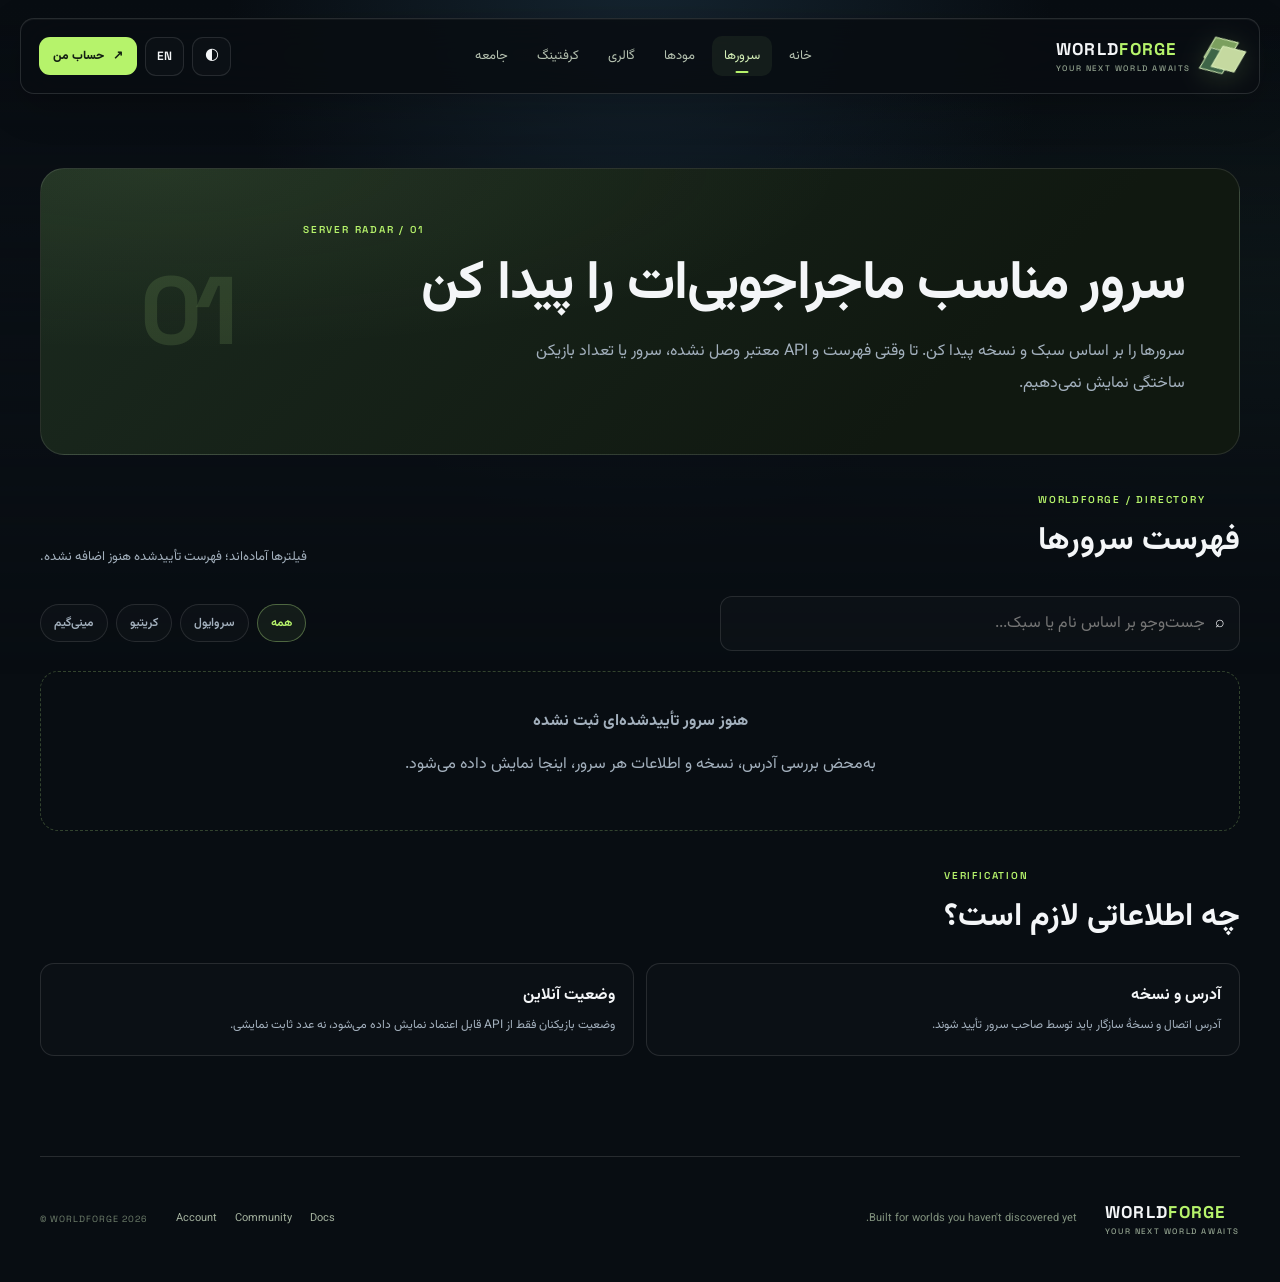
<file: servers.html>
<!doctype html><html lang="fa" dir="rtl"><head><meta charset="utf-8"><meta name="viewport" content="width=device-width,initial-scale=1"><meta name="theme-color" content="#101810"><meta name="description" content="Search and filter servers. Live status will only appear after a trusted status API is connected."><title>Find your next adventure — WORLDFORGE</title><link href="https://fonts.googleapis.com/css2?family=Vazirmatn:wght@400;500;600;700;800;900&family=Space+Grotesk:wght@400;500;600;700&display=swap" rel="stylesheet"><link rel="stylesheet" href="styles.css"><link rel="stylesheet" href="module-pages.css"><script defer src="app.js"></script><script defer src="module-pages.js"></script></head><body><a class="skip" href="#main">رفتن به محتوای اصلی</a><header class="site-header"><a class="brand" href="index.html"><span class="brand-cube"><i></i><b></b><em></em></span><span><strong>WORLD<span>FORGE</span></strong><small>YOUR NEXT WORLD AWAITS</small></span></a><button class="menu-toggle" aria-expanded="false" aria-controls="primary-nav" aria-label="باز کردن منو"><span></span><span></span></button><nav id="primary-nav" class="primary-nav" aria-label="ناوبری اصلی"><a href="index.html" data-fa="خانه" data-en="Home">خانه</a><a href="servers.html" data-fa="سرورها" data-en="Servers">سرورها</a><a href="mods.html" data-fa="مودها" data-en="Mods">مودها</a><a href="gallery.html" data-fa="گالری" data-en="Gallery">گالری</a><a href="craft.html" data-fa="کرفتینگ" data-en="Crafting">کرفتینگ</a><a href="community.html" data-fa="جامعه" data-en="Community">جامعه</a></nav><div class="header-actions"><button class="icon-button" id="theme-toggle" aria-label="تغییر پوسته">◐</button><button class="language-toggle" id="language-toggle">EN</button><a class="account-link" href="account.html">↗ <span data-fa="حساب من" data-en="My account">حساب من</span></a></div></header><main id="main" class="shell inner-page module-page" data-module-page="servers">
<div class="module-hero"><div><div class="module-kicker">SERVER RADAR / 01</div><h1 data-fa="سرور مناسب ماجراجویی‌ات را پیدا کن" data-en="Find your next adventure">سرور مناسب ماجراجویی‌ات را پیدا کن</h1><p data-fa="سرورها را بر اساس سبک و نسخه پیدا کن. تا وقتی فهرست و API معتبر وصل نشده، سرور یا تعداد بازیکن ساختگی نمایش نمی‌دهیم." data-en="Discover servers by play style and game version. No invented listings or player counts while a verified directory is unavailable.">سرورها را بر اساس سبک و نسخه پیدا کن. تا وقتی فهرست و API معتبر وصل نشده، سرور یا تعداد بازیکن ساختگی نمایش نمی‌دهیم.</p></div><div class="module-index" aria-hidden="true">01</div></div>
<section class="module-section"><div class="module-section-head"><div><div class="module-kicker">WORLDFORGE / DIRECTORY</div><h2 data-fa="فهرست سرورها" data-en="Server directory">فهرست سرورها</h2></div><p data-fa="فیلترها آماده‌اند؛ فهرست تأییدشده هنوز اضافه نشده." data-en="Filters are ready; no verified listings have been added yet.">فیلترها آماده‌اند؛ فهرست تأییدشده هنوز اضافه نشده.</p></div>
<div class="module-toolbar"><label class="module-search"><span aria-hidden="true">⌕</span><input type="search" data-module-search placeholder="جست‌وجو بر اساس نام یا سبک..." aria-label="جست‌وجوی سرورها"></label><div class="module-filters" role="group" aria-label="فیلتر سرورها"><button class="filter-chip" data-filter="all" aria-pressed="true">همه</button><button class="filter-chip" data-filter="survival" aria-pressed="false">سروایول</button><button class="filter-chip" data-filter="creative" aria-pressed="false">کریتیو</button><button class="filter-chip" data-filter="minigames" aria-pressed="false">مینی‌گیم</button></div></div>
<div class="module-grid" data-module-grid><div class="module-empty" data-empty><strong data-fa="هنوز سرور تأییدشده‌ای ثبت نشده" data-en="No verified servers yet">هنوز سرور تأییدشده‌ای ثبت نشده</strong><p data-fa="به‌محض بررسی آدرس، نسخه و اطلاعات هر سرور، اینجا نمایش داده می‌شود." data-en="Servers will appear here after their address, version, and details are reviewed.">به‌محض بررسی آدرس، نسخه و اطلاعات هر سرور، اینجا نمایش داده می‌شود.</p></div></div></section>
<section class="module-section"><div class="module-section-head"><div><div class="module-kicker">VERIFICATION</div><h2 data-fa="چه اطلاعاتی لازم است؟" data-en="What makes a listing useful?">چه اطلاعاتی لازم است؟</h2></div></div><div class="module-feature-list"><div class="module-feature"><strong data-fa="آدرس و نسخه" data-en="Address & version">آدرس و نسخه</strong><p data-fa="آدرس اتصال و نسخهٔ سازگار باید توسط صاحب سرور تأیید شوند." data-en="The server owner should verify the connection address and supported version.">آدرس اتصال و نسخهٔ سازگار باید توسط صاحب سرور تأیید شوند.</p></div><div class="module-feature"><strong data-fa="وضعیت آنلاین" data-en="Live status">وضعیت آنلاین</strong><p data-fa="وضعیت بازیکنان فقط از API قابل اعتماد نمایش داده می‌شود، نه عدد ثابت نمایشی." data-en="Player status must come from a trusted API, never a hard-coded demo count.">وضعیت بازیکنان فقط از API قابل اعتماد نمایش داده می‌شود، نه عدد ثابت نمایشی.</p></div></div></section></main><footer class="site-footer shell"><a class="brand brand-footer" href="index.html"><span><strong>WORLD<span>FORGE</span></strong><small>YOUR NEXT WORLD AWAITS</small></span></a><p>Built for worlds you haven't discovered yet.</p><div class="footer-links"><a href="docs.html">Docs</a><a href="community.html">Community</a><a href="account.html">Account</a></div><span class="copyright">© WORLDFORGE 2026</span></footer><nav class="mobile-dock" aria-label="ناوبری سریع"><a href="index.html"><span>⌂</span><small data-fa="خانه" data-en="Home">خانه</small></a><a href="servers.html"><span>◇</span><small data-fa="سرورها" data-en="Servers">سرورها</small></a><a href="gallery.html"><span>▧</span><small data-fa="گالری" data-en="Gallery">گالری</small></a><a href="community.html"><span>✳</span><small data-fa="جامعه" data-en="Community">جامعه</small></a><a href="account.html"><span>♙</span><small data-fa="حساب" data-en="Account">حساب</small></a></nav></body></html>
</file>
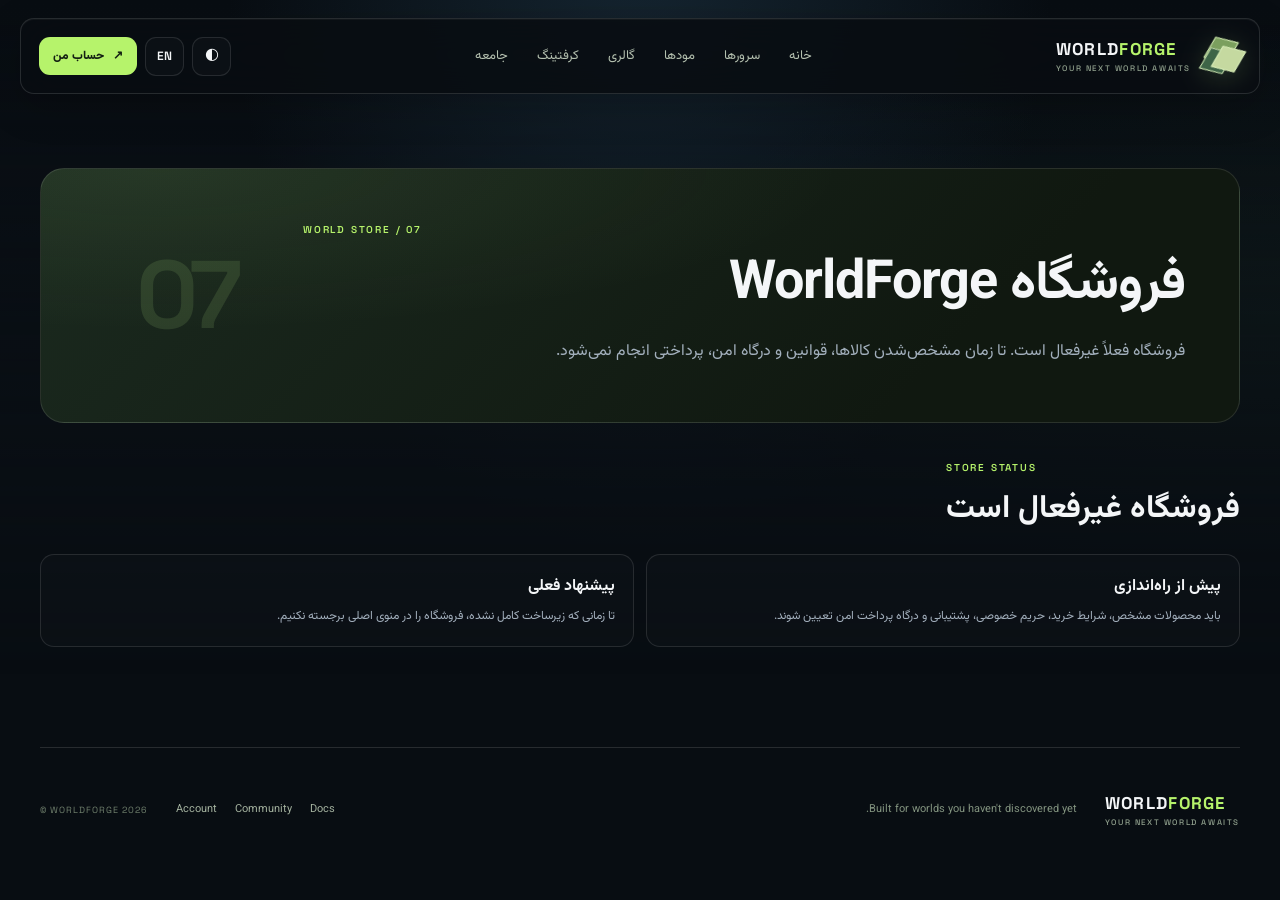
<file: shop.html>
<!doctype html><html lang="fa" dir="rtl"><head><meta charset="utf-8"><meta name="viewport" content="width=device-width,initial-scale=1"><meta name="theme-color" content="#101810"><meta name="description" content="This is a preview catalog. Checkout stays disabled until a trusted payment provider and secure backend are configured."><title>Expand your experience — WORLDFORGE</title><link href="https://fonts.googleapis.com/css2?family=Vazirmatn:wght@400;500;600;700;800;900&family=Space+Grotesk:wght@400;500;600;700&display=swap" rel="stylesheet"><link rel="stylesheet" href="styles.css"><link rel="stylesheet" href="module-pages.css"><script defer src="app.js"></script><script defer src="module-pages.js"></script></head><body><a class="skip" href="#main">رفتن به محتوای اصلی</a><header class="site-header"><a class="brand" href="index.html"><span class="brand-cube"><i></i><b></b><em></em></span><span><strong>WORLD<span>FORGE</span></strong><small>YOUR NEXT WORLD AWAITS</small></span></a><button class="menu-toggle" aria-expanded="false" aria-controls="primary-nav" aria-label="باز کردن منو"><span></span><span></span></button><nav id="primary-nav" class="primary-nav" aria-label="ناوبری اصلی"><a href="index.html" data-fa="خانه" data-en="Home">خانه</a><a href="servers.html" data-fa="سرورها" data-en="Servers">سرورها</a><a href="mods.html" data-fa="مودها" data-en="Mods">مودها</a><a href="gallery.html" data-fa="گالری" data-en="Gallery">گالری</a><a href="craft.html" data-fa="کرفتینگ" data-en="Crafting">کرفتینگ</a><a href="community.html" data-fa="جامعه" data-en="Community">جامعه</a></nav><div class="header-actions"><button class="icon-button" id="theme-toggle" aria-label="تغییر پوسته">◐</button><button class="language-toggle" id="language-toggle">EN</button><a class="account-link" href="account.html">↗ <span data-fa="حساب من" data-en="My account">حساب من</span></a></div></header><main id="main" class="shell inner-page module-page" data-module-page="shop"><div class="module-hero"><div><div class="module-kicker">WORLD STORE / 07</div><h1 data-fa="فروشگاه WorldForge" data-en="WorldForge store">فروشگاه WorldForge</h1><p data-fa="فروشگاه فعلاً غیرفعال است. تا زمان مشخص‌شدن کالاها، قوانین و درگاه امن، پرداختی انجام نمی‌شود." data-en="The store is currently inactive. No payments are available until products, policies, and a secure provider are configured.">فروشگاه فعلاً غیرفعال است. تا زمان مشخص‌شدن کالاها، قوانین و درگاه امن، پرداختی انجام نمی‌شود.</p></div><div class="module-index" aria-hidden="true">07</div></div><section class="module-section"><div class="module-section-head"><div><div class="module-kicker">STORE STATUS</div><h2 data-fa="فروشگاه غیرفعال است" data-en="Store is inactive">فروشگاه غیرفعال است</h2></div></div><div class="module-feature-list"><div class="module-feature"><strong data-fa="پیش از راه‌اندازی" data-en="Before launch">پیش از راه‌اندازی</strong><p data-fa="باید محصولات مشخص، شرایط خرید، حریم خصوصی، پشتیبانی و درگاه پرداخت امن تعیین شوند." data-en="Products, purchase terms, privacy, support, and a secure payment provider must be defined.">باید محصولات مشخص، شرایط خرید، حریم خصوصی، پشتیبانی و درگاه پرداخت امن تعیین شوند.</p></div><div class="module-feature"><strong data-fa="پیشنهاد فعلی" data-en="Current recommendation">پیشنهاد فعلی</strong><p data-fa="تا زمانی که زیرساخت کامل نشده، فروشگاه را در منوی اصلی برجسته نکنیم." data-en="Do not feature the store in the main navigation until the infrastructure is ready.">تا زمانی که زیرساخت کامل نشده، فروشگاه را در منوی اصلی برجسته نکنیم.</p></div></div></section></main><footer class="site-footer shell"><a class="brand brand-footer" href="index.html"><span><strong>WORLD<span>FORGE</span></strong><small>YOUR NEXT WORLD AWAITS</small></span></a><p>Built for worlds you haven't discovered yet.</p><div class="footer-links"><a href="docs.html">Docs</a><a href="community.html">Community</a><a href="account.html">Account</a></div><span class="copyright">© WORLDFORGE 2026</span></footer><nav class="mobile-dock" aria-label="ناوبری سریع"><a href="index.html"><span>⌂</span><small data-fa="خانه" data-en="Home">خانه</small></a><a href="servers.html"><span>◇</span><small data-fa="سرورها" data-en="Servers">سرورها</small></a><a href="gallery.html"><span>▧</span><small data-fa="گالری" data-en="Gallery">گالری</small></a><a href="community.html"><span>✳</span><small data-fa="جامعه" data-en="Community">جامعه</small></a><a href="account.html"><span>♙</span><small data-fa="حساب" data-en="Account">حساب</small></a></nav></body></html>
</file>
<file: styles.css>
:root{color-scheme:dark;--bg:#101810;--bg2:#172319;--panel:#1b2a1f;--text:#f1f1df;--muted:#a5b2a1;--green:#a8d87d;--green2:#587c50;--earth:#a77953;--line:#ffffff1b;--sans:"Vazirmatn",sans-serif;--latin:"Space Grotesk",sans-serif}*{box-sizing:border-box}html{scroll-behavior:smooth}body{margin:0;background:var(--bg);color:var(--text);font-family:var(--sans);line-height:1.7;overflow-x:hidden}body:before{content:"";position:fixed;inset:0;z-index:-1;pointer-events:none;background:radial-gradient(ellipse at 75% 0%,#3e68401f,transparent 42%),linear-gradient(135deg,#101810,#111912 60%,#0b120e)}a{color:inherit;text-decoration:none}button{font:inherit}.skip{position:absolute;top:-50px;right:16px;background:var(--green);color:#101810;padding:8px 14px;z-index:100}.skip:focus{top:12px}.shell{width:min(1200px,calc(100% - 56px));margin-inline:auto}.site-header{width:min(1320px,calc(100% - 40px));margin:18px auto 0;min-height:76px;padding:12px 18px;display:flex;align-items:center;gap:28px;border:1px solid var(--line);border-radius:18px;background:#111b15d9;backdrop-filter:blur(22px);position:sticky;top:12px;z-index:20;box-shadow:0 15px 55px #0002}.brand{display:flex;align-items:center;gap:12px;flex-shrink:0}.brand strong{display:block;font:700 17px/1.1 var(--latin);letter-spacing:1.3px;direction:ltr}.brand strong span{color:var(--green)}.brand small{display:block;margin-top:5px;color:#91a18e;font:500 8px/1 var(--latin);letter-spacing:1.6px;direction:ltr}.brand-cube{position:relative;width:38px;height:38px;display:block;transform:rotate(-8deg)}.brand-cube i,.brand-cube b,.brand-cube em{position:absolute;width:24px;height:24px;display:block;border:1px solid #d7edb8;transform:rotate(30deg) skew(-8deg,-8deg)}.brand-cube i{top:1px;left:7px;background:#7b9f5e}.brand-cube b{top:11px;left:1px;background:#3d6447}.brand-cube em{top:11px;left:13px;background:#c5d9a0}.primary-nav{display:flex;align-items:center;gap:5px;margin-inline:auto}.primary-nav a{padding:9px 12px;color:#b5c1b0;font-size:13px;border-radius:10px;transition:background .2s,color .2s}.primary-nav a:hover,.primary-nav a.active{background:#a8d87d12;color:#d5f1b8}.header-actions{display:flex;align-items:center;gap:8px}.icon-button,.language-toggle{border:1px solid var(--line);background:#ffffff05;color:var(--text);width:39px;height:39px;border-radius:11px;cursor:pointer}.language-toggle{font:600 12px var(--latin)}.account-link{display:flex;gap:9px;align-items:center;background:var(--green);color:#142013;padding:9px 14px;border-radius:11px;font-size:12px;font-weight:800;white-space:nowrap}.account-glyph{font-size:17px}.menu-toggle{display:none;background:none;border:0;color:white}.hero{display:grid;grid-template-columns:1fr 1.05fr;gap:56px;align-items:center;min-height:650px;padding-block:62px 72px;position:relative}.hero-copy{position:relative;z-index:2}.eyebrow{display:flex;align-items:center;gap:10px;color:#9cba8c;font:600 10px var(--latin);letter-spacing:1.8px}.status-dot,.live-mark{width:7px;height:7px;border-radius:50%;background:#b8e58a;box-shadow:0 0 15px #a8d87d99}.hero h1,.feature-copy h2{font-size:clamp(46px,5.5vw,76px);letter-spacing:-2.8px;line-height:1.2;margin:26px 0 20px;font-weight:900}.hero h1 span,.feature-copy h2 span{color:var(--green)}.hero-lede,.feature-copy>p{color:var(--muted);font-size:16px;max-width:490px;line-height:2}.hero-actions{display:flex;align-items:center;gap:12px;margin-top:30px;flex-wrap:wrap}.button{display:inline-flex;align-items:center;gap:18px;justify-content:center;padding:13px 19px;border-radius:12px;font-weight:800;font-size:13px;transition:transform .22s,box-shadow .22s,background .22s}.button:hover{transform:translateY(-3px)}.button b{font-size:17px}.button-primary{background:var(--green);color:#182316;box-shadow:0 9px 30px #a8d87d16}.button-primary:hover{box-shadow:0 12px 36px #a8d87d38}.button-quiet{border:1px solid var(--line);color:var(--text)}.button-quiet:hover{background:#ffffff0a}.hero-proof{display:flex;align-items:center;gap:13px;margin-top:40px}.avatar-stack{display:flex;direction:ltr}.avatar-stack span{width:29px;height:29px;border:2px solid var(--bg);margin-left:-7px;border-radius:50%;display:grid;place-items:center;background:#415d40;color:#e9f3d8;font:600 10px var(--latin)}.avatar-stack span:nth-child(2){background:#8c6949}.avatar-stack span:nth-child(3){background:#4d6b76}.hero-proof p{font-size:11px;color:#91a18e;margin:0}.hero-art{height:475px;position:relative;isolation:isolate;overflow:hidden;border:1px solid #d4e8bd1c;border-radius:24px;background:#617e74;box-shadow:0 35px 90px #0005;perspective:800px}.art-sky{position:absolute;inset:0;background:linear-gradient(180deg,#9eb5a7 0%,#d4c7a4 48%,#627f65 100%)}.sun{position:absolute;width:85px;height:85px;top:58px;right:19%;background:#f3dca0;border-radius:50%;box-shadow:0 0 90px #f4dca055}.mountain{position:absolute;bottom:90px;clip-path:polygon(50% 0,100% 100%,0 100%)}.mountain-back{left:-10%;width:90%;height:260px;background:#637c66}.mountain-front{right:18%;width:95%;height:310px;background:#3e624a}.voxel-ground{position:absolute;bottom:0;left:0;right:0;height:145px;background:linear-gradient(180deg,#6b8b4d 0 18%,#71563e 18% 100%);border-top:10px solid #91a966}.voxel-ground:after{content:"";position:absolute;inset:0;background:repeating-linear-gradient(90deg,transparent 0 48px,#0000000a 49px 50px),repeating-linear-gradient(0deg,transparent 0 42px,#0000000a 43px 44px)}.voxel-tree{position:absolute;bottom:120px;width:60px;height:180px;z-index:2}.voxel-tree i{position:absolute;bottom:0;left:24px;width:16px;height:68px;background:#624a34}.voxel-tree b{position:absolute;bottom:48px;left:0;width:60px;height:100px;background:#335c40;clip-path:polygon(30% 0,70% 0,70% 20%,100% 20%,100% 70%,80% 70%,80% 100%,20% 100%,20% 70%,0 70%,0 20%,30% 20%);box-shadow:inset -12px -4px #0002}.tree-one{left:14%;transform:scale(1.1)}.tree-two{right:12%;bottom:126px;transform:scale(.78)}.tree-three{right:32%;bottom:127px;transform:scale(.6)}.art-label{position:absolute;bottom:18px;left:18px;right:18px;display:flex;align-items:center;gap:9px;color:#f5f0df;font:600 9px var(--latin);letter-spacing:1px}.art-label b{margin-left:auto;font-weight:500;color:#d9d9c5}.floating-cube{position:absolute;width:42px;height:42px;background:#b9ce8caa;border:1px solid #f0f4d877;transform:rotate(30deg) skew(-8deg,-8deg);animation:float 6s ease-in-out infinite}.cube-a{top:22%;left:28%}.cube-b{top:52%;right:20%;width:24px;height:24px;animation-delay:-2s}.hero-index{position:absolute;bottom:40px;left:0;display:flex;align-items:center;gap:12px;font:10px var(--latin);color:#859782;direction:ltr}.hero-index i{display:block;width:42px;height:1px;background:#5d765a}.ticker{overflow:hidden;border-block:1px solid var(--line);background:#ffffff03;padding:16px 0}.ticker-track{display:flex;align-items:center;justify-content:space-around;gap:34px;width:max-content;min-width:100%;animation:ticker 35s linear infinite;font:600 10px var(--latin);letter-spacing:2.1px;color:#94a98a}.ticker-track b{color:var(--green);font-size:16px}.section{padding-block:100px}.section-heading{display:flex;align-items:end;justify-content:space-between;gap:24px;margin-bottom:36px}.section-heading h2{font-size:clamp(28px,3.5vw,43px);letter-spacing:-1px;line-height:1.4;margin:15px 0 0}.text-link{display:flex;align-items:center;gap:10px;color:var(--green);font-size:12px;font-weight:700}.text-link b{font-size:17px}.portal-grid{display:grid;grid-template-columns:repeat(3,1fr);gap:18px}.portal{position:relative;min-width:0;border:1px solid var(--line);border-radius:19px;overflow:hidden;background:#19241b;transition:transform .3s,border-color .3s,box-shadow .3s}.portal:hover{transform:translateY(-6px);border-color:#a8d87d6b;box-shadow:0 25px 55px #0003}.portal-art{height:210px;position:relative;overflow:hidden}.server-art{background:linear-gradient(#a5b9a4,#e1c99d 65%,#8caa71 65%)}.pixel-cloud{position:absolute;height:19px;width:78px;background:#edf0d6;opacity:.7;box-shadow:20px -10px #edf0d6,-14px 8px #edf0d6}.cloud-one{top:42px;left:25%}.cloud-two{top:77px;right:18%;transform:scale(.65)}.block-hill{position:absolute;bottom:0;left:-10%;width:120%;height:105px;background:#61865c;clip-path:polygon(0 55%,25% 55%,25% 15%,52% 15%,52% 0,76% 0,76% 42%,100% 42%,100% 100%,0 100%)}.tiny-tower{position:absolute;bottom:40px;left:42%;width:62px;height:76px;background:#8d7656;box-shadow:inset -15px 0 #6d5d48}.tiny-tower:before{content:"";position:absolute;top:-23px;left:-10px;width:82px;height:25px;background:#526d49;clip-path:polygon(0 100%,15% 0,85% 0,100% 100%)}.build-art{background:linear-gradient(140deg,#273c34,#607a65)}.voxel-house{position:absolute;left:50%;top:51%;width:130px;height:94px;transform:translate(-50%,-20%);background:#b7a078;box-shadow:inset -25px 0 #907953}.voxel-house:before{content:"";position:absolute;left:-16px;top:-45px;width:160px;height:52px;background:#674f3e;clip-path:polygon(50% 0,100% 100%,0 100%)}.voxel-house i{position:absolute;bottom:0;left:48px;width:28px;height:52px;background:#604c39}.voxel-house b{position:absolute;top:18px;right:18px;width:24px;height:25px;background:#83a8a1;border:4px solid #6e6048}.voxel-house em{position:absolute;top:18px;left:16px;width:22px;height:25px;background:#83a8a1;border:4px solid #6e6048}.build-spark{position:absolute;right:19%;top:25%;color:#d6e9ac;font-size:26px}.mods-art{background:radial-gradient(ellipse at center,#425a43,#17271f)}.floating-block{position:absolute;width:70px;height:70px;display:grid;place-items:center;font-size:30px;transform:rotate(10deg);border:1px solid #ffffff3b;box-shadow:12px 17px 0 #0002,0 12px 45px #0002;animation:float 5s ease-in-out infinite}.block-grass{left:18%;top:27%;background:linear-gradient(#8cab69 0 30%,#6a5b42 30%);color:#d9e6b9}.block-amethyst{left:43%;top:18%;background:#7d6e9e;color:#e3d6ff;animation-delay:-1.5s}.block-iron{right:15%;top:35%;background:#a3b4a5;color:#e9f0df;animation-delay:-3s}.portal-content{position:relative;padding:23px 23px 28px;min-height:200px}.portal-number{font:600 9px var(--latin);letter-spacing:1.7px;color:#9bb28d}.portal h3{font-size:20px;line-height:1.5;margin:14px 0 7px}.portal p{color:var(--muted);font-size:12px;line-height:1.9;margin:0;max-width:85%}.circle-arrow{position:absolute;bottom:22px;left:22px;width:34px;height:34px;display:grid;place-items:center;border:1px solid var(--line);border-radius:50%;font:17px var(--latin);transition:background .2s,color .2s}.portal:hover .circle-arrow{background:var(--green);color:#172316}.feature-band{background:#18241a;border-block:1px solid var(--line);overflow:hidden}.feature-layout{display:grid;grid-template-columns:.9fr 1.1fr;align-items:center;gap:50px;padding-block:85px}.feature-copy h2{font-size:clamp(40px,5vw,62px);margin:22px 0}.feature-copy>p{font-size:14px}.feature-copy .button{margin-top:20px}.feature-visual{height:400px;position:relative;display:grid;place-items:center}.feature-orbit{position:absolute;border:1px solid #c3e6ad21;border-radius:50%;transform:rotate(-25deg)}.orbit-one{width:330px;height:220px}.orbit-two{width:430px;height:300px;transform:rotate(32deg)}.feature-core{width:125px;height:125px;background:linear-gradient(145deg,#b8d88e,#557a50);transform:rotate(45deg);border:1px solid #e2f0c9;box-shadow:0 25px 65px #0004,0 0 70px #a8d87d16;display:grid;place-items:center}.core-face{transform:rotate(-45deg);font:700 31px var(--latin);color:#182518;letter-spacing:-3px}.core-face span{color:#e6f2d3}.orbit-tag{position:absolute;display:flex;align-items:center;gap:9px;padding:9px 13px;background:#18251c;border:1px solid var(--line);border-radius:10px;color:#c5d6bb;font:600 9px var(--latin);letter-spacing:1px}.orbit-tag b{font-size:15px;color:var(--green)}.tag-top{top:34px;right:17%}.tag-left{bottom:63px;left:6%}.tag-right{bottom:65px;right:7%}.feature-caption{position:absolute;bottom:3px;font:500 9px var(--latin);letter-spacing:2px;color:#71876e}.community-strip{padding-block:78px}.community-card{position:relative;overflow:hidden;display:flex;align-items:center;justify-content:space-between;gap:25px;padding:48px;border-radius:22px;background:#b4d18b;color:#172216}.community-card .eyebrow{color:#38563a}.community-card h2{max-width:650px;font-size:clamp(25px,3.5vw,39px);line-height:1.45;margin:17px 0 10px}.community-card p{color:#435941;margin:0;font-size:13px}.button-light{background:#172719;color:#e5f2d7;white-space:nowrap}.community-mark{position:absolute;left:28%;bottom:-75px;font:700 250px/.9 var(--latin);color:#17271909;pointer-events:none}.community-mark span{color:#fff1}.site-footer{display:grid;grid-template-columns:auto 1fr auto auto;align-items:center;gap:28px;padding-block:35px;border-top:1px solid var(--line)}.brand-footer .brand-cube{transform:scale(.8)}.site-footer>p{font-size:11px;color:#82937f}.footer-links{display:flex;gap:18px;color:#a3b19e;font-size:11px}.copyright{font:9px var(--latin);letter-spacing:1px;color:#71816e;direction:ltr;white-space:nowrap}.mobile-dock{display:none}@keyframes float{0%,100%{translate:0 0;rotate:0deg}50%{translate:0 -12px;rotate:4deg}}@keyframes ticker{to{transform:translateX(25%)}}@media(max-width:1000px){.site-header{gap:14px}.primary-nav{gap:0}.primary-nav a{padding:9px 8px;font-size:12px}.hero{gap:30px;min-height:580px}.hero-art{height:420px}.site-footer{grid-template-columns:1fr auto}.site-footer>p{grid-row:2}.footer-links{grid-column:1}.copyright{grid-column:2;grid-row:2}}@media(max-width:760px){body{padding-bottom:92px}.shell{width:calc(100% - 34px)}.site-header{width:calc(100% - 24px);min-height:65px;margin-top:10px;padding:10px 12px;gap:10px;top:7px;border-radius:15px}.brand{gap:8px}.brand-cube{transform:scale(.85);width:33px}.brand strong{font-size:14px}.brand small{font-size:7px}.menu-toggle{display:flex;margin-inline-start:auto;width:38px;height:38px;flex-direction:column;justify-content:center;gap:6px;padding:8px}.menu-toggle span{height:2px;width:20px;background:#dbe8d1;display:block}.primary-nav{display:none;position:absolute;top:calc(100% + 8px);right:0;left:0;padding:10px;background:#142017f7;border:1px solid var(--line);border-radius:15px;flex-direction:column;align-items:stretch;box-shadow:0 20px 40px #0005}.primary-nav.open{display:flex}.primary-nav a{padding:11px 13px;font-size:13px}.header-actions{gap:5px}.icon-button,.language-toggle{width:34px;height:34px}.account-link{padding:8px 9px;font-size:0;gap:0}.account-glyph{font-size:18px}.hero{grid-template-columns:1fr;gap:30px;padding-block:56px 48px;min-height:0}.hero h1{font-size:clamp(43px,12vw,65px);letter-spacing:-1.7px;margin-top:20px}.hero-lede{font-size:14px}.hero-proof{margin-top:26px}.hero-art{height:350px;border-radius:19px}.hero-index{display:none}.section{padding-block:65px}.section-heading{align-items:start;margin-bottom:25px;flex-direction:column}.section-heading h2{font-size:29px}.portal-grid{grid-template-columns:1fr;gap:13px}.portal{display:grid;grid-template-columns:.85fr 1.15fr;min-height:210px}.portal-art{height:100%;min-height:210px}.portal-content{padding:18px 16px;min-height:210px}.portal h3{font-size:17px}.portal p{font-size:11px;max-width:100%}.circle-arrow{bottom:13px;left:13px;width:29px;height:29px}.feature-layout{grid-template-columns:1fr;gap:15px;padding-block:62px}.feature-copy h2{font-size:46px}.feature-copy>p{font-size:13px}.feature-visual{height:310px;transform:scale(.9);margin-inline:-15px}.orbit-one{width:260px;height:180px}.orbit-two{width:330px;height:235px}.feature-core{width:95px;height:95px}.core-face{font-size:25px}.tag-top{top:15px;right:10%}.tag-left{bottom:42px;left:0}.tag-right{bottom:42px;right:0}.community-strip{padding-block:48px}.community-card{padding:29px 24px;align-items:flex-start;flex-direction:column;gap:24px}.community-card h2{font-size:27px}.community-mark{font-size:180px;left:0;bottom:-45px}.site-footer{grid-template-columns:1fr auto;gap:15px;padding-block:25px}.site-footer>p{grid-column:1/-1;grid-row:auto;margin:0}.footer-links{grid-column:1/-1;flex-wrap:wrap}.copyright{grid-column:2;grid-row:1}.brand-footer .brand-cube{display:none}.brand-footer strong{font-size:13px}.brand-footer small{font-size:6px}.mobile-dock{position:fixed;display:flex;z-index:40;left:50%;bottom:max(10px,env(safe-area-inset-bottom));transform:translateX(-50%);width:calc(100% - 24px);max-width:440px;min-height:65px;align-items:center;justify-content:space-around;padding:6px 8px;border:1px solid #d3edc526;border-radius:20px;background:#111b15eF;backdrop-filter:blur(20px);box-shadow:0 16px 45px #0008}.mobile-dock a{flex:1;display:flex;flex-direction:column;align-items:center;justify-content:center;gap:2px;color:#82917d;min-height:48px;border-radius:13px;transition:color .2s,transform .2s}.mobile-dock a span{font-size:22px;line-height:1.2}.mobile-dock a small{font-size:9px}.mobile-dock a.dock-active{color:#c8efa5;background:#a8d87d12}.mobile-dock a:active{transform:scale(.94)}}@media(max-width:390px){.header-actions{gap:3px}.account-link{padding:7px}.brand strong{font-size:12px}.brand small{letter-spacing:1px}.portal{grid-template-columns:.75fr 1.25fr}.portal-art{min-height:220px}.portal-content{padding:14px}.portal h3{font-size:15px}}@media(prefers-reduced-motion:reduce){*,*:before,*:after{scroll-behavior:auto!important;animation-duration:.01ms!important;animation-iteration-count:1!important;transition-duration:.01ms!important}}body.light{--bg:#e9eee3;--bg2:#dfe8d9;--panel:#f7f8f2;--text:#1c2b1d;--muted:#536550;--line:#263c281c;color-scheme:light}body.light:before{background:linear-gradient(135deg,#eef2e8,#dfe9da)}body.light .site-header,body.light .primary-nav{background:#f5f8eef0}body.light .primary-nav a{color:#455a44}body.light .portal{background:#e3eadc}body.light .feature-band{background:#e0e8da}body.light .mobile-dock{background:#f4f7edee}body.light .icon-button,body.light .language-toggle{color:#243825}body.light .button-quiet{color:#243825}body.light .community-card{box-shadow:0 10px 35px #0001}body.light .ticker{background:#fff4}body.light .portal-content p{color:#4d624a}body.light .brand small{color:#62755e}

/* Shared secondary-page system */
.inner-page{min-height:62vh;padding-block:76px 90px}.inner-hero{display:flex;align-items:center;justify-content:space-between;gap:30px;padding-block:36px 48px}.inner-hero h1{font-size:clamp(42px,6vw,70px);line-height:1.2;letter-spacing:-2px;margin:16px 0}.inner-hero p{max-width:680px;color:var(--muted);line-height:2}.inner-glyph{width:150px;height:150px;flex-shrink:0;display:grid;place-items:center;border:1px solid #c7e8ac35;border-radius:34px;background:linear-gradient(145deg,#a8d87d21,#ffffff03);color:var(--green);font:500 76px var(--latin);box-shadow:inset 0 1px #ffffff0b,0 25px 60px #0002;transform:rotate(5deg)}.inner-panel{border:1px solid var(--line);border-radius:22px;padding:clamp(24px,5vw,48px);background:linear-gradient(140deg,#1c2b20,#131d16);box-shadow:0 28px 70px #0002;position:relative;overflow:hidden}.inner-panel:after{content:"";position:absolute;width:320px;height:320px;left:-100px;top:-180px;border-radius:50%;background:#a8d87d0a;filter:blur(8px);pointer-events:none}.inner-panel-top{display:flex;justify-content:space-between;align-items:center;gap:15px}.status-pill{display:flex;align-items:center;gap:8px;font-size:10px;color:#b8c7b0;border:1px solid var(--line);padding:6px 10px;border-radius:99px}.status-pill i{width:6px;height:6px;border-radius:50%;background:#d8b36f}.inner-panel h2{font-size:clamp(25px,4vw,38px);margin:24px 0 8px}.inner-panel>p{max-width:680px;color:var(--muted);line-height:2;font-size:14px}.inner-actions{display:flex;flex-wrap:wrap;gap:12px;margin-top:28px}.reveal{opacity:0;transform:translateY(18px);transition:opacity .65s ease,transform .65s cubic-bezier(.2,.7,.2,1)}.reveal.revealed{opacity:1;transform:translateY(0)}.portal:nth-child(2){transition-delay:.08s}.portal:nth-child(3){transition-delay:.16s}.primary-nav a:focus-visible,.button:focus-visible,.text-link:focus-visible,.mobile-dock a:focus-visible,button:focus-visible{outline:2px solid var(--green);outline-offset:4px}@media(max-width:760px){.inner-page{padding-block:48px 60px}.inner-hero{padding-block:26px 32px}.inner-hero h1{font-size:43px}.inner-glyph{width:85px;height:85px;border-radius:22px;font-size:42px}.inner-panel{padding:22px;border-radius:18px}.inner-actions{flex-direction:column;align-items:stretch}.inner-actions .button{justify-content:space-between}}@media(prefers-reduced-motion:reduce){.reveal,.portal,.button,.mobile-dock a{transition:none!important}}


/* V2 polish pass: stronger depth, cleaner rhythm, softer motion */
:root{--line:#d9f2cf24;--green:#b8e58a;--green2:#63895a}
::selection{background:#b8e58a;color:#142014}
body{background-color:#0b120d;background-image:radial-gradient(ellipse at 50% -15%,#416b3c28,transparent 45%),linear-gradient(180deg,#0d150f 0%,#101a13 45%,#0c130e 100%)}
body:before{background-image:linear-gradient(#b8e58a06 1px,transparent 1px),linear-gradient(90deg,#b8e58a06 1px,transparent 1px),radial-gradient(ellipse at 75% 0%,#3e68401f,transparent 42%);background-size:56px 56px,56px 56px,auto;mask-image:linear-gradient(to bottom,#000 0%,transparent 75%)}
.site-header{border-color:#c7e8b42b;background:linear-gradient(115deg,#111b15ed,#17231bdc);box-shadow:0 12px 40px #0003,inset 0 1px #ffffff0a}
.brand-cube{filter:drop-shadow(0 5px 12px #b8e58a2b);transition:transform .4s cubic-bezier(.2,.8,.2,1)}
.brand:hover .brand-cube{transform:rotate(8deg) scale(1.08)}
.primary-nav a{position:relative;transition:color .24s,background .24s,transform .24s}
.primary-nav a:hover{transform:translateY(-1px)}
.primary-nav a.active:after{content:"";position:absolute;bottom:3px;left:50%;width:13px;height:2px;transform:translateX(-50%);background:var(--green);border-radius:3px}
.hero{min-height:680px;gap:clamp(28px,5vw,72px);padding-block:78px 92px}
.hero-copy{animation:copy-enter .8s cubic-bezier(.2,.75,.2,1) both}
.hero h1{line-height:1.25;text-wrap:balance;text-shadow:0 8px 35px #0002}
.hero h1 span,.feature-copy h2 span{display:inline-block;text-shadow:0 0 34px #b8e58a1a}
.hero-lede{max-width:460px}
.hero-art{border-radius:28px;border-color:#d4e8bd38;box-shadow:0 38px 90px #0005,0 0 0 8px #ffffff03,inset 0 1px #ffffff4d;transform:translateZ(0);transition:transform .55s cubic-bezier(.2,.8,.2,1),box-shadow .55s}
.hero-art:after{content:"";position:absolute;inset:0;z-index:3;pointer-events:none;background:linear-gradient(135deg,#ffffff22,transparent 28% 68%,#0a160e38),linear-gradient(0deg,#10181055,transparent 34%);mix-blend-mode:soft-light}
.art-sky{background:linear-gradient(180deg,#92b4b0 0%,#d7d0b1 45%,#78936d 100%)}
.sun{filter:drop-shadow(0 0 24px #f8dfa8aa);animation:sun-glow 7s ease-in-out infinite}
.mountain-back{filter:drop-shadow(12px 0 0 #526f5a);opacity:.92}
.mountain-front{filter:drop-shadow(-12px 8px 0 #34553f)}
.voxel-ground{box-shadow:0 -10px 26px #d3df9a1a}
.floating-cube{backdrop-filter:blur(3px);box-shadow:8px 12px 28px #18271925,inset 0 1px #ffffff5e}
.hero-proof{padding-top:4px}
.avatar-stack span{box-shadow:0 3px 10px #0003}
.button{position:relative;overflow:hidden;isolation:isolate;transition:transform .32s cubic-bezier(.2,.8,.2,1),box-shadow .32s,background .32s}
.button:before{content:"";position:absolute;inset:0;z-index:-1;transform:translateX(-110%);background:linear-gradient(100deg,transparent,#ffffff35,transparent);transition:transform .55s}
.button:hover:before{transform:translateX(110%)}
.button-primary{box-shadow:0 8px 24px #b8e58a19,inset 0 1px #ffffff77}
.button-primary:hover{box-shadow:0 14px 36px #b8e58a35,inset 0 1px #ffffff77}
.button-quiet{background:#ffffff04;backdrop-filter:blur(8px)}
.ticker{background:linear-gradient(90deg,#b8e58a04,#b8e58a0b,#b8e58a04)}
.ticker-track{animation-duration:48s}
.section{padding-block:clamp(72px,9vw,118px)}
.section-heading{margin-bottom:42px}
.section-heading h2{letter-spacing:-.7px}
.portal{background:linear-gradient(145deg,#1b2a20,#111b14);border-color:#d8edc81c;box-shadow:0 12px 35px #00012}
.portal-art:after{content:"";position:absolute;inset:0;background:linear-gradient(135deg,#ffffff1b,transparent 40% 75%,#07100842);pointer-events:none}
.portal:hover{transform:translateY(-8px);border-color:#b8e58a88;box-shadow:0 30px 70px #0005,0 0 0 1px #b8e58a12}
.portal-art{height:230px}
.portal-content{padding:25px 25px 30px}
.portal h3{transition:color .25s}
.portal:hover h3{color:#d4efb9}
.circle-arrow{transition:transform .3s,background .3s,color .3s,border-color .3s}
.portal:hover .circle-arrow{transform:rotate(-45deg);border-color:transparent}
.feature-band{background:radial-gradient(ellipse at 70% 50%,#35533a40,transparent 45%),linear-gradient(120deg,#17241a,#111a14 70%);position:relative}
.feature-band:before{content:"";position:absolute;inset:0;pointer-events:none;background:linear-gradient(90deg,transparent 49.8%,#d4e9c308 50%,transparent 50.2%);opacity:.5}
.feature-layout{padding-block:clamp(70px,9vw,108px)}
.feature-core{position:relative;box-shadow:0 24px 70px #0005,0 0 90px #b8e58a22,inset 0 1px #ffffffb3;animation:core-float 7s ease-in-out infinite}
.feature-core:after{content:"";position:absolute;inset:9px;border:1px solid #ffffff44;pointer-events:none}
.feature-orbit{border-color:#c3e6ad35;box-shadow:0 0 30px #a8d87d05}
.orbit-tag{box-shadow:0 12px 30px #0002,inset 0 1px #ffffff0a;backdrop-filter:blur(14px);transition:transform .3s,border-color .3s}
.orbit-tag:hover{transform:translateY(-4px);border-color:#b8e58a55}
.community-card{background:linear-gradient(115deg,#c6e7a1,#9cbe77);box-shadow:0 25px 65px #0002,inset 0 1px #ffffffa1}
.community-card:before{content:"";position:absolute;inset:0;pointer-events:none;background:linear-gradient(115deg,#ffffff45,transparent 35% 70%,#233e2510)}
.community-card>*{position:relative;z-index:1}
.community-mark{z-index:0!important}
.site-footer{padding-block:42px}
.footer-links a{transition:color .2s}
.footer-links a:hover{color:var(--green)}
.inner-hero{padding-block:42px 52px}
.inner-glyph{box-shadow:inset 0 1px #ffffff17,0 25px 60px #0003,0 0 50px #b8e58a0b;transition:transform .4s cubic-bezier(.2,.8,.2,1)}
.inner-hero:hover .inner-glyph{transform:rotate(0) translateY(-3px)}
.inner-panel{background:radial-gradient(ellipse at 90% 0%,#b8e58a0d,transparent 45%),linear-gradient(140deg,#1c2b20,#111a14);border-color:#d8edc827;box-shadow:0 28px 70px #0003,inset 0 1px #ffffff08}
.inner-panel h2{letter-spacing:-.5px}
.status-pill{backdrop-filter:blur(8px)}
.reveal{filter:blur(4px)}
.reveal.revealed{filter:blur(0)}
:focus-visible{outline:2px solid #c8efa5!important;outline-offset:4px}
body.light{background:#e9eee3;background-image:radial-gradient(ellipse at 50% -15%,#91b97b38,transparent 45%),linear-gradient(180deg,#f1f4e9,#e1eadb)}
body.light:before{background-image:linear-gradient(#4e794b08 1px,transparent 1px),linear-gradient(90deg,#4e794b08 1px,transparent 1px);background-size:56px 56px}
body.light .site-header{background:#f4f8eff0;box-shadow:0 12px 40px #1b2b1812,inset 0 1px #ffffff}
body.light .hero-art{box-shadow:0 30px 65px #253b2524,0 0 0 8px #ffffff80}
body.light .portal{background:linear-gradient(145deg,#f8faef,#e1eadb);box-shadow:0 12px 35px #20351b0a}
body.light .feature-band{background:radial-gradient(ellipse at 70% 50%,#8fb7802a,transparent 45%),linear-gradient(120deg,#e4eddd,#d7e3d2)}
body.light .inner-panel{background:linear-gradient(140deg,#f7faef,#e3ebde)}
@keyframes copy-enter{from{opacity:0;transform:translateY(18px)}to{opacity:1;transform:translateY(0)}}
@keyframes sun-glow{0%,100%{box-shadow:0 0 50px #f4dca033}50%{box-shadow:0 0 100px #f4dca077}}
@keyframes core-float{0%,100%{translate:0 0;rotate:45deg}50%{translate:0 -8px;rotate:48deg}}
@media(max-width:1000px){.hero{min-height:600px}.portal-art{height:205px}.portal-content{padding:22px}}
@media(max-width:760px){.hero{padding-block:50px 58px}.hero-art{border-radius:22px;box-shadow:0 24px 55px #0005,0 0 0 5px #ffffff03}.portal-art{height:100%}.portal-content{padding:18px 16px}.feature-layout{padding-block:65px}.community-card{box-shadow:0 20px 45px #0002}.inner-panel{box-shadow:0 20px 45px #0002}}
@media(hover:none){.portal:hover,.button:hover{transform:none}.portal:hover{box-shadow:0 12px 35px #0002}}
@media(prefers-reduced-motion:reduce){.hero-copy,.sun,.feature-core{animation:none!important}.reveal{filter:none;opacity:1;transform:none}}

/* Stage 1: cinematic polish + accessible discovery search */
.portal-search{display:grid;grid-template-columns:minmax(0,1fr);gap:8px;max-width:560px;margin:-12px 0 28px auto;padding:15px 17px;border:1px solid #d8edc827;border-radius:16px;background:linear-gradient(135deg,#1b2b20d9,#111a14d9);box-shadow:0 16px 42px #0002,inset 0 1px #ffffff09}
.portal-search label{font-size:12px;font-weight:800;color:#dce9d3}
.portal-search-control{display:flex;align-items:center;gap:10px;min-height:46px;padding:0 12px;border:1px solid #ffffff1d;border-radius:11px;background:#08100b75}
.portal-search-control>span{font-size:24px;color:var(--green);line-height:1}
.portal-search-control input{width:100%;min-width:0;border:0;outline:0;background:transparent;color:var(--text);font:500 13px var(--sans)}
.portal-search-control input::placeholder{color:#829180}
.portal-search-control kbd{display:grid;place-items:center;width:25px;height:25px;border:1px solid #ffffff20;border-radius:7px;color:#a9b8a3;font-size:14px}
.search-feedback{min-height:1.5em;margin:0;color:var(--muted);font-size:11px}
.portal[hidden]{display:none!important}
.portal-search:focus-within{border-color:#b8e58a75;box-shadow:0 0 0 3px #b8e58a0b,0 16px 42px #0002}
body.light .portal-search{background:linear-gradient(135deg,#f8faeff0,#e1eadbeF);border-color:#4e794b25}
body.light .portal-search label{color:#263a27}
body.light .portal-search-control{background:#ffffffb8;border-color:#263a2720}
body.light .portal-search-control input{color:#1a291b}
body.light .portal-search-control input::placeholder{color:#657761}
@media(max-width:760px){.portal-search{margin:0 0 22px;width:100%;padding:13px}.portal-search-control{min-height:44px}}
@media(prefers-reduced-motion:reduce){html{scroll-behavior:auto}.ticker-track{animation:none}.floating-cube{animation:none}}

/* Stage 2: practical client-side tools; data clearly labeled as demos */
.tool-module{margin:28px 0 8px;padding:clamp(16px,3vw,28px);border:1px solid var(--line);border-radius:18px;background:linear-gradient(145deg,#1b2a1fd9,#111a14e8);box-shadow:0 20px 55px #0002}
body.light .tool-module{background:linear-gradient(145deg,#f6f8f0,#e9eee4);border-color:#243b241c}
.tool-head{margin-bottom:18px}.tool-head h3{margin:0 0 5px;font-size:clamp(18px,2.5vw,24px)}.tool-head p{margin:0;color:var(--muted);font-size:13px;max-width:780px}
.tool-controls{display:grid;grid-template-columns:minmax(0,1fr) minmax(160px,.55fr);gap:10px;margin:18px 0}
.tool-controls input,.tool-controls select,.idea-form input,.idea-form select{width:100%;min-width:0;min-height:44px;border:1px solid var(--line);border-radius:10px;background:#09110c9c;color:var(--text);padding:10px 12px;font:inherit;font-size:13px}
body.light .tool-controls input,body.light .tool-controls select,body.light .idea-form input,body.light .idea-form select{background:#ffffff;color:#19291a;border-color:#243b2420}
.tool-controls input:focus-visible,.tool-controls select:focus-visible,.idea-form input:focus-visible,.idea-form select:focus-visible{outline:2px solid var(--green);outline-offset:2px}
.tool-grid{display:grid;grid-template-columns:repeat(3,minmax(0,1fr));gap:12px;margin-top:14px}
.tool-card{min-width:0;padding:17px;border:1px solid var(--line);border-radius:14px;background:#ffffff04;overflow:hidden}
.tool-card h4{margin:5px 0 7px;font-size:16px}.tool-card p{margin:0 0 10px;color:var(--muted);font-size:12px}.tool-card small{color:var(--muted);font-size:11px}
.tool-symbol{display:grid;place-items:center;width:42px;height:42px;border:1px solid #a8d87d35;border-radius:12px;background:#a8d87d0c;color:var(--green);font-size:22px}
.demo-tag{display:inline-block;margin-top:8px;padding:3px 8px;border-radius:999px;background:#a8d87d12;color:var(--green);font-size:10px}
.tool-status{min-height:1.5em;color:var(--muted);font-size:12px;margin:14px 0 0}
.filter-chips{display:flex;flex-wrap:wrap;gap:8px;margin:16px 0}.filter-chip{padding:8px 13px;border:1px solid var(--line);border-radius:999px;background:transparent;color:var(--text);cursor:pointer;font:inherit;font-size:12px}.filter-chip.active{border-color:#a8d87d85;background:#a8d87d18;color:var(--green)}
.voxel-scene{position:relative;height:140px;overflow:hidden;border-radius:10px;background:linear-gradient(#182a3a 0 54%,#304b35 54% 70%,#203423 70%);isolation:isolate}
.voxel-scene:before,.voxel-scene:after,.voxel-scene span,.voxel-scene i,.voxel-scene b{content:"";position:absolute;display:block;image-rendering:pixelated}
.scene-castle:before{width:46%;height:55%;bottom:16%;left:27%;background:repeating-linear-gradient(0deg,#69726c 0 13px,#505a54 13px 15px);clip-path:polygon(15% 0,35% 0,35% 15%,65% 15%,65% 0,85% 0,100% 100%,0 100%)}
.scene-castle:after{width:20%;height:73%;bottom:16%;left:40%;background:repeating-linear-gradient(0deg,#838c80 0 12px,#5e6a5e 12px 14px);clip-path:polygon(0 15%,20% 15%,20% 0,80% 0,80% 15%,100% 15%,100% 100%,0 100%)}
.scene-castle span{width:16%;height:30%;bottom:16%;left:13%;background:#657367;clip-path:polygon(0 20%,30% 20%,30% 0,70% 0,70% 20%,100% 20%,100% 100%,0 100%)}
.scene-modern{background:linear-gradient(#9bb7c2 0 58%,#617e52 58% 72%,#32452e 72%)}
.scene-modern:before{width:56%;height:56%;bottom:16%;left:22%;background:linear-gradient(90deg,#d6d5c3 0 48%,#293e3a 48% 53%,#a5b9b1 53%);clip-path:polygon(0 20%,30% 20%,30% 0,100% 0,100% 100%,0 100%)}
.scene-modern:after{width:60%;height:12%;bottom:68%;left:20%;background:#263e37;transform:skewY(-12deg)}
.scene-nature{background:linear-gradient(#9ebdc6 0 50%,#476f49 50% 65%,#233b2b 65%)}
.scene-nature:before{width:100%;height:60%;bottom:0;background:linear-gradient(135deg,transparent 0 25%,#73915b 25% 44%,transparent 44%),linear-gradient(225deg,transparent 0 26%,#3c6343 26% 45%,transparent 45%)}
.scene-nature:after{width:28%;height:22%;bottom:15%;left:37%;background:#4c91a3;clip-path:polygon(20% 0,100% 0,80% 100%,0 100%)}
.scene-castle i,.scene-modern i,.scene-nature i{width:8px;height:8px;top:16%;left:18%;background:#f4e9b7;box-shadow:0 0 20px #f4e9b755}
.gallery-concept[hidden]{display:none}
.recipe-result{display:grid;grid-template-columns:1fr 1.2fr;gap:16px;align-items:center;border:1px solid var(--line);border-radius:14px;padding:16px}
.recipe-title{grid-column:1/-1;display:flex;justify-content:space-between;gap:10px;align-items:center}.recipe-title h4{margin:0}.recipe-title span{font-size:12px;color:var(--green)}
.recipe-pattern{display:grid;gap:4px;justify-content:center}.recipe-row{display:flex;gap:4px;justify-content:center}.recipe-cell{display:grid;place-items:center;width:38px;height:38px;border:1px solid var(--line);border-radius:7px;background:#a8d87d0a;font-size:19px}
.recipe-ingredients{padding-inline-start:20px;margin:0;font-size:12px}.recipe-ingredients li{display:flex;justify-content:space-between;gap:10px;padding:4px 0;color:var(--muted)}
.recipe-result>small{grid-column:1/-1;color:var(--muted)}
.quantity-label{align-self:center;font-size:12px;color:var(--muted)}
.idea-form{display:grid;grid-template-columns:1fr 1fr;gap:9px 12px;align-items:center;margin:18px 0}.idea-form label{font-size:12px;color:var(--muted)}.idea-form button{grid-column:1/-1;justify-self:start}
.readiness-list{padding-inline-start:20px;display:grid;gap:10px;margin:20px 0}.readiness-list li{font-size:13px}
.roadmap{display:grid;gap:12px;padding-inline-start:22px}.roadmap li{padding:14px;border:1px solid var(--line);border-radius:12px}.roadmap li b{color:var(--green)}.roadmap li p{margin:5px 0 0;color:var(--muted);font-size:13px}
@media(max-width:760px){.tool-grid{grid-template-columns:1fr}.tool-controls{grid-template-columns:1fr}.recipe-result{grid-template-columns:1fr}.recipe-title{grid-column:1}.recipe-result>small{grid-column:1}.idea-form{grid-template-columns:1fr}.idea-form button{grid-column:1}.voxel-scene{height:165px}}
@media(prefers-reduced-motion:reduce){.tool-card,.filter-chip{transition:none!important;animation:none!important}}

/* === Cinematic multiplayer-network redesign === */
:root{--bg:#080d12;--bg2:#0e1720;--panel:#101d28;--text:#f4f6f8;--muted:#a3b0bd;--green:#b6f36b;--green2:#628e3b;--earth:#df985c;--line:#ffffff1c}
body{background:#080d12}
body:before{background:radial-gradient(ellipse at 50% -10%,#27465b70,transparent 46%),radial-gradient(ellipse at 100% 35%,#203c2c40,transparent 35%),linear-gradient(180deg,#080d12 0%,#0b1118 55%,#080d12 100%)}
.site-header{background:#080d12df;border-color:#ffffff20;border-radius:14px}
.hero{padding-top:74px;padding-bottom:70px;gap:30px;min-height:590px}
.hero h1{font-size:clamp(48px,6.4vw,88px);line-height:1.14;letter-spacing:-2px}
.hero-copy{max-width:610px}
.hero-lede{font-size:17px;max-width:490px}
.hero-art{min-height:450px;border-radius:14px;border:1px solid #ffffff22;overflow:hidden;box-shadow:0 28px 90px #0008;background:linear-gradient(180deg,#172d3b 0%,#476c77 43%,#c28c61 65%,#1a302d 66%,#0c1718 100%)}
.art-sky{background:linear-gradient(180deg,#102433aa,#e4a86a33 72%,transparent);inset:0}
.sun{width:90px;height:90px;top:18%;right:22%;background:#f5d9a0;box-shadow:0 0 90px #ffc87a8c;border-radius:50%}
.mountain-back{background:#243f46;clip-path:polygon(0 85%,16% 45%,27% 66%,48% 20%,64% 57%,79% 35%,100% 78%,100% 100%,0 100%);height:76%;bottom:8%;opacity:.9}
.mountain-front{background:#152e2a;clip-path:polygon(0 56%,18% 38%,35% 64%,55% 27%,76% 58%,90% 36%,100% 50%,100% 100%,0 100%);height:55%;bottom:0}
.voxel-ground{height:32%;background:repeating-linear-gradient(90deg,#182c26 0 45px,#203b30 45px 48px),linear-gradient(#254c36,#0b1714);bottom:0;clip-path:polygon(0 14%,100% 0,100% 100%,0 100%)}
.voxel-tree i,.voxel-tree b{filter:drop-shadow(0 10px 8px #0005)}
.art-label{background:#071016c9;border:1px solid #ffffff28;backdrop-filter:blur(14px)}
.floating-cube{box-shadow:14px 15px 0 #07101650;animation:float-cube 7s ease-in-out infinite}
.cube-b{animation-delay:-3s}
.ticker{background:#b6f36b;color:#10170d;transform:rotate(-1deg) scale(1.02);margin-block:0 48px}
.ticker b{color:#365b20}
.section{padding-top:65px;padding-bottom:75px}
.portal{border-radius:12px;background:#101923;border-color:#ffffff1c}
.portal-art{border-radius:10px 10px 0 0}
.portal-content{padding:22px}
.feature-band{background:linear-gradient(110deg,#0c151d,#12212a 50%,#0c151d);border-block:1px solid #ffffff14}
.community-card{border-radius:14px;background:linear-gradient(110deg,#243e31,#14251f 58%,#18242b);border:1px solid #ffffff1b}
.site-footer{border-top-color:#ffffff20}
.network-hub{padding:34px 0 56px}
.network-topline,.network-heading,.network-footer,.network-footer-links,.network-footer-mark{display:flex;align-items:center;justify-content:space-between;gap:18px}
.network-topline{padding:13px 16px;border:1px solid #ffffff18;background:#101b24;border-radius:10px;margin-bottom:34px;font:600 10px var(--latin);letter-spacing:1.1px}
.network-kicker{display:flex;align-items:center;gap:10px;color:var(--green)}
.network-kicker i,.network-pulse{display:inline-block;width:8px;height:8px;border-radius:50%;background:var(--green);box-shadow:0 0 15px #b6f36b77}
.network-note{color:#9ca9b5;letter-spacing:0;font:500 11px var(--sans)}
.network-heading{align-items:end;margin-bottom:25px}
.network-heading h2{font-size:clamp(28px,4vw,45px);margin:6px 0}
.network-heading p{color:var(--muted);margin:0}
.mode-grid{display:grid;grid-template-columns:repeat(3,minmax(0,1fr));gap:16px}
.mode-card{min-width:0;background:#0e1821;border:1px solid #ffffff1b;border-radius:12px;overflow:hidden;transition:transform .25s,border-color .25s,box-shadow .25s}
.mode-card:hover{transform:translateY(-5px);border-color:#b6f36b78;box-shadow:0 18px 42px #0005}
.mode-art{height:205px;position:relative;overflow:hidden;background:linear-gradient(180deg,#1c3947,#688b87 58%,#c28c62 59%,#283e32 60%,#0b1517)}
.mode-tag{position:absolute;left:14px;top:14px;padding:6px 9px;border:1px solid #ffffff2e;background:#08121ac9;color:#f3f6f6;font:700 9px var(--latin);letter-spacing:1.3px}
.mode-sun{position:absolute;width:50px;height:50px;border-radius:50%;right:22%;top:23%;background:#f6d7a0;box-shadow:0 0 48px #ffdba080}
.mode-mountain{position:absolute;inset:auto -5% 0;height:70%;background:#1b3933;clip-path:polygon(0 55%,17% 22%,35% 52%,56% 8%,78% 48%,100% 19%,100% 100%,0 100%)}
.mode-tower{position:absolute;bottom:23%;left:27%;width:42px;height:85px;background:linear-gradient(90deg,#4e5149 0 30%,#787b67 30% 72%,#3c4c42 72%);box-shadow:0 0 0 5px #101b1b44}
.mode-tower:before{content:"";position:absolute;left:-9px;right:-9px;top:-13px;height:16px;background:#283c34;clip-path:polygon(0 100%,50% 0,100% 100%)}
.mode-competitive{background:#10151f}.mode-competitive .mode-art{background:radial-gradient(ellipse at 50% 100%,#5d2d49 0,transparent 58%),linear-gradient(145deg,#121d2c,#202b42 55%,#10141c)}
.arena-ring{position:absolute;width:205px;height:205px;border:1px solid #e5a5d7a1;border-radius:50%;left:50%;top:58%;transform:translate(-50%,-50%) rotateX(65deg);box-shadow:0 0 35px #d64cbf25,inset 0 0 25px #d64cbf22}
.arena-block{position:absolute;width:60px;height:72px;bottom:24%;background:linear-gradient(90deg,#4a5265,#8a8aa3 55%,#383e50);clip-path:polygon(0 15%,70% 0,100% 17%,100% 100%,0 82%)}
.arena-block-a{left:26%}.arena-block-b{right:24%;bottom:34%;transform:scale(.72);background:linear-gradient(90deg,#6e3d72,#b55eaa 55%,#58345e)}
.mode-creative .mode-art{background:radial-gradient(ellipse at 50% 70%,#435d3d,#1d3035 55%,#121d29)}
.creative-cube{position:absolute;width:65px;height:65px;transform:rotate(30deg) skew(-7deg,-7deg);box-shadow:12px 13px 0 #050b1090}
.cube-1{left:22%;top:34%;background:linear-gradient(135deg,#7fae62 0 50%,#4c7449 50%)}
.cube-2{left:47%;top:21%;background:linear-gradient(135deg,#b5c3d0 0 50%,#687e90 50%);transform:scale(.75) rotate(30deg) skew(-7deg,-7deg)}
.cube-3{left:55%;top:53%;background:linear-gradient(135deg,#c49b68 0 50%,#806144 50%);transform:scale(.58) rotate(30deg) skew(-7deg,-7deg)}
.mode-info{display:flex;align-items:center;justify-content:space-between;gap:12px;padding:18px}
.mode-info h3{font-size:16px;margin:0 0 5px}
.mode-info p{font-size:12px;color:var(--muted);margin:0}
.mode-arrow{width:36px;height:36px;flex:0 0 auto;display:grid;place-items:center;border:1px solid #ffffff25;border-radius:50%;color:var(--green);transition:background .2s,color .2s}
.mode-card:hover .mode-arrow{background:var(--green);color:#0b1115}
.network-footer{padding:20px 2px 0;margin-top:20px;border-top:1px solid #ffffff1a}
.network-footer-mark{justify-content:flex-start;gap:10px;font:700 10px var(--latin);letter-spacing:1.1px;color:#c4d0d8}
.network-footer-links{gap:22px;color:#a6b2be;font-size:12px}
.network-footer-links a:hover{color:var(--green)}
@keyframes float-cube{0%,100%{transform:translateY(0) rotate(12deg)}50%{transform:translateY(-12px) rotate(18deg)}}
@media(max-width:850px){.hero{padding-top:48px;min-height:0}.hero-art{min-height:350px}.mode-grid{grid-template-columns:1fr 1fr}.mode-card:last-child{grid-column:1/-1}.network-heading{align-items:start;flex-direction:column}.network-heading .button{align-self:start}}
@media(max-width:560px){.shell{width:min(100% - 30px,1200px)}.hero{padding-top:32px;padding-bottom:36px}.hero h1{font-size:clamp(43px,12vw,62px);letter-spacing:-1px}.hero-art{min-height:270px}.network-hub{padding-top:18px}.network-topline{align-items:flex-start;flex-direction:column;gap:5px}.mode-grid{grid-template-columns:1fr}.mode-card:last-child{grid-column:auto}.mode-art{height:180px}.network-footer{align-items:flex-start;flex-direction:column}.network-footer-links{flex-wrap:wrap;gap:12px 20px}.network-heading p{font-size:13px}.ticker{margin-bottom:20px}}
@media(prefers-reduced-motion:reduce){.floating-cube,.mode-card{animation:none!important;transition:none!important}}

/* Unified subpage treatment: network-console panels */
.inner-page{padding-top:58px}
.inner-hero{position:relative;overflow:hidden;padding:30px 28px 34px;border:1px solid #ffffff1b;border-radius:14px;background:radial-gradient(ellipse at 84% 10%,#456a7b40,transparent 42%),linear-gradient(115deg,#101b25,#12232b 58%,#0e171f);box-shadow:0 26px 75px #0004}
.inner-hero:after{content:"";position:absolute;inset:0;pointer-events:none;background:linear-gradient(115deg,transparent 48%,#b6f36b06 48.2%,transparent 48.5%),linear-gradient(0deg,#ffffff04 1px,transparent 1px);background-size:auto,100% 38px}
.inner-hero h1{font-size:clamp(34px,4.5vw,56px);line-height:1.2;letter-spacing:-1.2px}
.inner-hero p{max-width:690px;color:#b7c4ce}
.inner-glyph{border:1px solid #ffffff25;background:linear-gradient(145deg,#2a4551,#162831);box-shadow:0 12px 32px #0004}
.inner-panel{margin-top:18px;border:1px solid #ffffff1b;border-radius:14px;background:radial-gradient(ellipse at 100% 0%,#2a526020,transparent 42%),linear-gradient(145deg,#111e28,#0c151d);box-shadow:0 24px 65px #0003}
.inner-panel-top{border-bottom:1px solid #ffffff16;padding-bottom:14px}
.inner-panel h2,.inner-panel h3{color:#f1f5f7}
.tool-module{background:linear-gradient(145deg,#111e28,#0b151d);border:1px solid #ffffff1a;color:#f4f6f8;box-shadow:0 18px 55px #0003}
.tool-head p,.tool-card p,.tool-card small,.tool-card li{color:#a6b5c1}
.tool-card{background:linear-gradient(145deg,#172733,#101a23);border-color:#ffffff19;border-radius:12px;box-shadow:inset 0 1px #ffffff06}
.tool-card h4{color:#f4f6f8}
.tool-controls input,.tool-controls select,.idea-form input,.idea-form select{background:#081118;color:#f4f6f8;border-color:#ffffff22}
.filter-chip{border-color:#ffffff22;background:#13222c;color:#c4d0d8}
.filter-chip[aria-pressed=true],.filter-chip.active{background:#b6f36b;color:#111a12;border-color:#b6f36b}
.demo-tag{background:#243c2b;color:#c8f6a1;border:1px solid #b6f36b2b}
.recipe-result,.voxel-scene{border-color:#ffffff1c;background:#0c151d}
.readiness-list li,.roadmap li{border-color:#ffffff1c}
.network-hub,.section,.community-strip{scroll-margin-top:110px}
body.light .inner-hero{background:linear-gradient(120deg,#f4f7ee,#dce8dc);border-color:#263d2920}
body.light .inner-hero p{color:#4e6051}
body.light .inner-glyph{background:linear-gradient(145deg,#d8e9cb,#a8c69a)}
body.light .inner-panel,body.light .tool-module{background:linear-gradient(145deg,#f7f9f2,#e8eee3);border-color:#263d291c;color:#18251a}
body.light .inner-panel h2,body.light .inner-panel h3,body.light .tool-card h4{color:#18251a}
body.light .tool-card{background:linear-gradient(145deg,#fff,#edf2e8);border-color:#263d291b}
body.light .tool-controls input,body.light .tool-controls select,body.light .idea-form input,body.light .idea-form select{background:#fff;color:#18251a;border-color:#263d2925}
@media(max-width:650px){.inner-page{padding-top:28px}.inner-hero{padding:22px 18px 24px}.inner-hero h1{font-size:clamp(31px,9vw,43px)}.inner-panel{padding:16px}.inner-glyph{width:62px;height:62px;font-size:30px;border-radius:15px}}

/* Four-mode showcase */
.mode-grid{grid-template-columns:repeat(4,minmax(0,1fr))}
.mode-art{height:185px}
.mode-skymine .mode-art{background:radial-gradient(ellipse at 50% 100%,#3c5b78,#1a2a43 55%,#101a29)}
.island{position:absolute;width:105px;height:42px;bottom:34%;background:linear-gradient(180deg,#79a85a 0 35%,#816447 35% 70%,#39404a 70%);clip-path:polygon(12% 0,85% 0,100% 35%,76% 100%,24% 100%,0 35%);box-shadow:0 12px 30px #0005}
.island-one{left:15%;transform:scale(.86) rotate(-8deg)}
.island-two{right:13%;bottom:48%;transform:scale(.58) rotate(8deg);filter:brightness(1.2)}
.sky-crystal{position:absolute;width:26px;height:43px;left:48%;top:27%;background:linear-gradient(90deg,#5ed4d3,#c0f7f0 45%,#4595bb);clip-path:polygon(50% 0,100% 25%,82% 80%,50% 100%,18% 80%,0 25%);filter:drop-shadow(0 0 18px #74d7e6a0)}
.mode-roleplay .mode-art{background:linear-gradient(180deg,#1a2d3d,#6b7374 50%,#b08a67 51%,#273c32 52%,#101a1b)}
@media(max-width:1000px){.mode-grid{grid-template-columns:repeat(2,minmax(0,1fr))}.mode-card:last-child{grid-column:auto}}
@media(max-width:560px){.mode-grid{grid-template-columns:1fr}.mode-card:last-child{grid-column:auto}.mode-art{height:180px}}
</file>
<file: module-pages.css>
/* WORLDFORGE module pages — shared, responsive and accessible. */
.module-page{padding-block:48px 100px}.module-hero{position:relative;overflow:hidden;display:grid;grid-template-columns:minmax(0,1fr) 180px;gap:28px;align-items:center;padding:clamp(26px,5vw,54px);border:1px solid var(--line);border-radius:24px;background:radial-gradient(ellipse at 10% 0%,#a8d87d16,transparent 45%),linear-gradient(135deg,#1b2a1f,#101810 75%);margin:26px 0 28px}.module-hero h1{font-size:clamp(30px,4.8vw,54px);line-height:1.25;letter-spacing:-1px;margin:16px 0}.module-hero p{max-width:680px;color:var(--muted);line-height:2;margin:0}.module-index{font:700 clamp(50px,8vw,96px)/1 var(--latin);letter-spacing:-7px;color:#a8d87d25;text-align:center;direction:ltr}.module-kicker{font:600 10px var(--latin);letter-spacing:1.8px;color:var(--green);direction:ltr}.module-toolbar{display:flex;flex-wrap:wrap;gap:12px;align-items:center;justify-content:space-between;margin:28px 0 20px}.module-search{flex:1 1 240px;max-width:520px;display:flex;align-items:center;gap:10px;border:1px solid var(--line);background:#ffffff05;border-radius:12px;padding:0 14px}.module-search input{width:100%;min-width:0;border:0;outline:0;background:transparent;color:var(--text);padding:13px 0;font:inherit}.module-search:focus-within{border-color:var(--green)}.module-filters{display:flex;gap:8px;flex-wrap:wrap}.filter-chip{border:1px solid var(--line);background:#ffffff05;color:var(--muted);padding:9px 13px;border-radius:999px;cursor:pointer;font:600 12px var(--sans)}.filter-chip[aria-pressed=true],.filter-chip:hover{border-color:#a8d87d66;background:#a8d87d12;color:var(--green)}.module-grid{display:grid;grid-template-columns:repeat(3,minmax(0,1fr));gap:16px}.module-card{min-width:0;border:1px solid var(--line);border-radius:18px;overflow:hidden;background:linear-gradient(155deg,#1a281d,#131c15);transition:transform .22s,border-color .22s,box-shadow .22s}.module-card:hover{transform:translateY(-4px);border-color:#a8d87d55;box-shadow:0 18px 44px #0003}.module-card[hidden]{display:none}.module-card-art{height:150px;position:relative;overflow:hidden;display:grid;place-items:center;background:radial-gradient(ellipse at 50% 0%,#9dc87925,transparent 70%),linear-gradient(135deg,#24392b,#111912)}.module-card-art:before,.module-card-art:after{content:"";position:absolute;width:92px;height:92px;border:1px solid #c5e6a622;transform:rotate(45deg)}.module-card-art:after{width:62px;height:62px;border-color:#c5e6a244}.module-card-icon{font-size:44px;position:relative;z-index:1;filter:drop-shadow(0 8px 18px #0007)}.module-card-body{padding:20px}.module-card h2,.module-card h3{font-size:18px;line-height:1.45;margin:0 0 8px}.module-card p{font-size:13px;color:var(--muted);line-height:1.9;margin:0 0 16px}.module-meta{display:flex;flex-wrap:wrap;gap:7px;margin:12px 0 16px}.module-tag{font-size:10px;color:#c9d9c0;border:1px solid var(--line);border-radius:999px;padding:4px 8px}.module-card-link{display:inline-flex;gap:8px;align-items:center;color:var(--green);font-size:12px;font-weight:800}.module-note{padding:15px 17px;border:1px solid var(--line);border-radius:13px;color:var(--muted);background:#ffffff04;font-size:12px;line-height:1.9}.module-note strong{color:var(--text)}.module-empty{grid-column:1/-1;text-align:center;padding:36px 20px;border:1px dashed #a8d87d44;border-radius:18px;color:var(--muted)}.module-empty[hidden]{display:none}.module-section{margin-top:38px}.module-section-head{display:flex;align-items:end;justify-content:space-between;gap:18px;margin-bottom:18px}.module-section-head h2{margin:8px 0 0;font-size:clamp(22px,3vw,32px)}.module-section-head p{color:var(--muted);font-size:13px;margin:0}.module-actions{display:flex;gap:10px;flex-wrap:wrap;margin-top:22px}.module-form{display:grid;gap:12px;max-width:700px}.module-form label{display:grid;gap:6px;font-size:12px;color:var(--muted)}.module-form input,.module-form textarea,.module-form select{width:100%;min-width:0;border:1px solid var(--line);border-radius:10px;background:#ffffff06;color:var(--text);padding:12px;font:inherit}.module-form textarea{min-height:100px;resize:vertical}.module-form input:focus,.module-form textarea:focus,.module-form select:focus{outline:2px solid #a8d87d66;outline-offset:1px}.module-status{min-height:1.5em;color:var(--green);font-size:12px}.module-feature-list{display:grid;grid-template-columns:repeat(2,minmax(0,1fr));gap:12px}.module-feature{padding:18px;border:1px solid var(--line);border-radius:14px;background:#ffffff04}.module-feature strong{display:block;margin-bottom:5px}.module-feature p{margin:0;color:var(--muted);font-size:12px;line-height:1.9}.module-visual{height:150px;position:relative;overflow:hidden;background:linear-gradient(145deg,#9ab08a,#e0c99d 62%,#4e7351 63%)}.module-visual:before{content:"";position:absolute;left:15%;bottom:0;width:75%;height:65%;background:#416548;clip-path:polygon(0 55%,20% 55%,20% 22%,45% 22%,45% 0,68% 0,68% 42%,100% 42%,100% 100%,0 100%)}.module-visual:after{content:"";position:absolute;left:45%;bottom:22%;width:42px;height:65px;background:#b8a079;box-shadow:inset -12px 0 #806747,0 -18px 0 -5px #684e3d}.module-visual.violet{background:linear-gradient(145deg,#4b456b,#1b2334 65%,#151b27)}.module-visual.violet:before{background:#8b7cbd;clip-path:polygon(50% 0,62% 36%,100% 45%,65% 62%,74% 100%,50% 75%,22% 100%,34% 62%,0 45%,38% 36%)}.module-visual.blue{background:linear-gradient(145deg,#9bbdc1,#506c85 60%,#182b40)}.module-visual.blue:before{background:#35556a;clip-path:polygon(0 50%,30% 20%,52% 55%,78% 10%,100% 48%,100% 100%,0 100%)}.module-visual.gold{background:linear-gradient(145deg,#d5b56b,#6c5a39 58%,#242b20)}.module-visual.gold:before{background:#7d6b42;clip-path:polygon(0 70%,20% 25%,40% 65%,65% 10%,100% 58%,100% 100%,0 100%)}.module-visual .visual-label{position:absolute;z-index:2;top:12px;left:12px;font:700 9px var(--latin);letter-spacing:1px;color:#fff;background:#101810b8;padding:6px 8px;border-radius:6px;direction:ltr}.module-disclosure{border:1px solid var(--line);border-radius:14px;padding:15px 17px;background:#ffffff04}.module-disclosure summary{cursor:pointer;font-weight:700}.module-disclosure p{color:var(--muted);font-size:13px;line-height:1.9}.module-mini-grid{display:grid;grid-template-columns:repeat(4,minmax(0,1fr));gap:12px}.module-stat{padding:16px;border:1px solid var(--line);border-radius:13px;background:#ffffff04}.module-stat strong{display:block;color:var(--green);font:700 20px var(--latin);direction:ltr}.module-stat span{font-size:11px;color:var(--muted)}@media(max-width:900px){.module-grid{grid-template-columns:repeat(2,minmax(0,1fr))}.module-hero{grid-template-columns:1fr 100px}.module-mini-grid{grid-template-columns:repeat(2,minmax(0,1fr))}}@media(max-width:600px){.module-page{padding-block:24px 80px}.module-hero{grid-template-columns:1fr;padding:24px;border-radius:18px}.module-index{display:none}.module-grid,.module-feature-list{grid-template-columns:1fr}.module-toolbar{align-items:stretch}.module-search{max-width:none}.module-section-head{align-items:start;flex-direction:column}.module-mini-grid{grid-template-columns:repeat(2,minmax(0,1fr))}.module-card-art{height:125px}.module-card-body{padding:17px}}@media(prefers-reduced-motion:reduce){.module-card,.module-card:hover{transition:none;transform:none}}
</file>
<file: forge-theme.css>
/* WORLDFORGE premium visual system */
:root{--bg:#07100e;--panel:#0c1915;--panel2:#10231b;--line:rgba(166,235,193,.13);--text:#eff9f1;--muted:#9bb4a4;--green:#a4ffbf;--green2:#52e69a;--accent:#66e8c4}
html{background:var(--bg);scroll-padding-top:100px}
body{color:var(--text);background:radial-gradient(ellipse at 10% 0%,#26754c2e,transparent 32rem),radial-gradient(ellipse at 94% 28%,#1e73681f,transparent 36rem),linear-gradient(180deg,#07100e,#091410 48%,#07100e);background-attachment:fixed}
body:before{content:"";position:fixed;inset:0;z-index:-1;pointer-events:none;opacity:.1;background-image:linear-gradient(#a7ffc610 1px,transparent 1px),linear-gradient(90deg,#a7ffc610 1px,transparent 1px);background-size:48px 48px;mask-image:linear-gradient(#000,transparent 75%)}
::selection{background:#75ffad52;color:#fff}.wrap{width:min(1240px,calc(100% - 48px));margin-inline:auto}
.topbar{position:sticky;top:12px;z-index:500;width:min(1320px,calc(100% - 32px));margin:12px auto 0;padding:11px 14px;border:1px solid #bcffcf1f;border-radius:19px;background:#07110ec7;backdrop-filter:blur(22px) saturate(150%);box-shadow:0 12px 42px #0004}
.topbar:after{content:"";position:absolute;inset:0 18px auto;height:1px;background:linear-gradient(90deg,transparent,#9bffbe73,transparent);pointer-events:none}
.brand-mark{border-radius:14px;background:linear-gradient(145deg,#173e2a,#0a1c15);border:1px solid #9affbf36;box-shadow:0 5px 18px #0004}.brand-name>span{color:var(--green)}
.nav-links{gap:4px;padding:5px;border:1px solid #ffffff09;border-radius:13px;background:#ffffff04}.nav-links a{padding:10px 12px;border-radius:9px;color:#b3c8ba;transition:.2s}.nav-links a:hover,.nav-links a[aria-current=page]{color:#f2fff5;background:#74ffa91c}
.icon-btn{border:1px solid #c3ffd01c;background:#ffffff06;border-radius:11px;transition:background .2s,border-color .2s,transform .2s}.icon-btn:hover{background:#a4ffbf14;border-color:#a4ffbf55;transform:translateY(-1px)}
.hero{position:relative;min-height:570px;gap:clamp(32px,5vw,76px);padding-block:clamp(64px,9vw,116px) 82px;align-items:center}.hero:before{content:"";position:absolute;inset:5% -3% 0;z-index:-1;background:radial-gradient(ellipse at 72% 42%,#37b16e24,transparent 42%),radial-gradient(ellipse at 20% 20%,#42dcb612,transparent 35%)}
.eyebrow{letter-spacing:.15em;color:#9beab6}.eyebrow-square{background:var(--green2);box-shadow:0 0 15px #52e69a}
.hero h1{font-size:clamp(3.25rem,6.6vw,6.2rem);line-height:1.08;letter-spacing:-.055em;text-wrap:balance}.hero h1 em{color:var(--green);text-shadow:0 0 45px #7dffad22}.hero-copy>p{max-width:510px;font-size:clamp(1rem,1.4vw,1.13rem);line-height:2;color:#a8bdb0}
.btn{min-height:49px;border-radius:13px;padding:13px 19px;transition:transform .2s,box-shadow .2s}.btn:hover{transform:translateY(-3px)}.btn-primary{background:linear-gradient(120deg,#b5ffc6,#6ee9a0 60%,#4ed6b0);color:#072016;border:1px solid #c6ffce;box-shadow:0 10px 30px #55ef9a22,inset 0 1px #ffffffa8}.btn-primary:hover{box-shadow:0 15px 38px #55ef9a38}.btn-ghost,.btn-secondary{background:#ffffff06;border:1px solid #b7ffd21d;color:#e5f7eb}
.hero-metrics{display:flex;gap:0;margin-top:42px;padding-top:23px;border-top:1px solid var(--line);max-width:480px}.hero-metrics>div{min-width:110px;padding-inline:20px;border-inline-start:1px solid var(--line)}.hero-metrics>div:first-child{padding-inline-start:0;border:0}.hero-metrics strong{font-size:1.7rem;color:#f1fff5}.hero-metrics strong span{color:var(--green)}.hero-metrics small{color:#91ab9b;font-size:.67rem;letter-spacing:.08em}
.hero-scene{min-height:420px;border-radius:28px;border:1px solid #b4ffca24;overflow:hidden;isolation:isolate;box-shadow:0 30px 90px #0006,0 0 65px #4be79d0a}.hero-scene:before{content:"";position:absolute;inset:0;z-index:2;pointer-events:none;border-radius:inherit;box-shadow:inset 0 0 0 1px #ffffff08,inset 0 -80px 110px #07100e55}.scene-top,.scene-bottom{z-index:3}.scene-top{color:#c1ddcb}.scene-live{color:#a9ffc1}.pixel-sun{filter:drop-shadow(0 0 30px #e7ffad55);animation:forge-sun 6s ease-in-out infinite}.floating-item{filter:drop-shadow(0 0 12px #76ffb977);animation:forge-float 5s ease-in-out infinite}.floating-item.emerald{animation-delay:-2.2s}.scene-bottom{background:linear-gradient(0deg,#07120ee8,transparent);padding:28px 22px 18px}.pixel-label{color:#aaffc2}
.ticker{border-block:1px solid #a6ffc21a;background:linear-gradient(90deg,transparent,#0d2118aa,transparent)}.ticker-track{gap:clamp(36px,7vw,100px);padding-block:17px;color:#9bbda7;letter-spacing:.14em;font-size:.7rem}
.section{padding-block:clamp(68px,8vw,106px)}.section-muted{background:linear-gradient(180deg,#0f2219b0,#08130f73);border-block:1px solid #b1ffca10}.section-head{margin-bottom:30px;gap:22px}.section-head h2{font-size:clamp(1.8rem,3.6vw,3rem);letter-spacing:-.045em;line-height:1.22}.section-head p{color:#9cb5a5;line-height:1.9}.section-counter,.data-badge{border:1px solid var(--line);background:#ffffff04;border-radius:12px;padding:10px 13px;color:#a6c4b1}
.hub-grid{gap:15px}.hub-tile{position:relative;min-height:260px;padding:25px;border-radius:20px;border:1px solid #b7ffca16;background:linear-gradient(145deg,#132b1fd1,#0a1817f0);box-shadow:inset 0 1px #ffffff08;overflow:hidden;transition:transform .28s,border-color .28s,box-shadow .28s}.hub-tile:before{content:"";position:absolute;inset:auto -35px -90px auto;width:180px;height:180px;border-radius:50%;background:radial-gradient(circle,#66ff9e14,transparent 68%);transition:transform .4s}.hub-tile:hover{transform:translateY(-6px);border-color:#8affb84d;box-shadow:0 22px 45px #0005,inset 0 1px #ffffff12;background:linear-gradient(145deg,#173a29,#0d2118)}.hub-tile:hover:before{transform:scale(1.5)}
.hub-index{color:#7e9d89;font-size:.7rem;letter-spacing:.12em}.hub-symbol{width:47px;height:47px;display:grid;place-items:center;margin-block:20px 15px;border:1px solid #a5ffbd24;border-radius:14px;background:linear-gradient(145deg,#1c4b31,#11271b);color:#b8ffb5;font-size:1.5rem}.hub-kicker{color:#82c99b;font-size:.64rem;letter-spacing:.16em}.hub-tile h3{font-size:1.2rem;margin-block:7px 8px;color:#f0fff3}.hub-tile p{color:#9bb4a4;line-height:1.8;max-width:31ch}.hub-enter{display:inline-flex;margin-top:17px;color:#b4ffbf;font-size:.82rem}.hub-tile-featured{background:linear-gradient(145deg,#17452e,#0b2419);border-color:#7cff9e42}.hub-feature-mark{border:1px solid #9affbb26;border-radius:7px;color:#a7ffc0;background:#6dff9c0b}
.filter-row{gap:12px}.search-field,.filter-row select,.filter-row input,.chat-composer input{background:#08140f;border:1px solid #b2ffca22;border-radius:12px;color:var(--text)}input,select,textarea{accent-color:#69ee9e}input::placeholder,textarea::placeholder{color:#688675}
.mod-card,.server-card,.build-card,.progress-card,.craft-app,.community-chat,.community-sidebar{border:1px solid #b5ffca19;border-radius:20px;background:linear-gradient(145deg,#12271ce6,#091711f5);box-shadow:0 18px 48px #0003,inset 0 1px #ffffff07}.mod-card:hover,.server-card:hover,.build-card:hover{border-color:#86ffad55;transform:translateY(-4px);box-shadow:0 24px 52px #0005}.mod-card h3,.server-card h3,.build-card h3{color:#f0fff3}.mod-card p,.server-card p,.build-card p{color:#9db6a5}
.tag,.chip,.filter-chip{border:1px solid #9bffb71f;background:#b5ffbf0a;color:#b5d9c0;border-radius:999px}.tag.active,.filter-chip.active{background:#9bffb51b;border-color:#7bffa66b;color:#d8ffe1}
.progress-card{padding:25px}.progress-icon{background:#1a3c28;border:1px solid #a5ffbd27;color:#baffbf;border-radius:14px}.daily-track{background:#ffffff0d;border-radius:99px;overflow:hidden}.daily-track i{background:linear-gradient(90deg,#b9ff9c,#55e99e);box-shadow:0 0 14px #65ffa366}.leader-row{border:1px solid #a5ffbd19;border-radius:12px;background:#ffffff04;padding:12px}
.community-sidebar{background:#0a1711}.community-chat{overflow:hidden}.chat-header{border-bottom:1px solid var(--line)}.chat-topic{background:#9dffb009;border:1px solid #a4ffbf1b;border-radius:13px}.chat-composer{border:1px solid #a5ffbf24;background:#07120d;border-radius:14px}.demo-badge{border:1px solid #ffdf8a33;color:#f1d69a;background:#ffdb7808;border-radius:8px}
.craft-app{padding:clamp(16px,3vw,30px)}.craft-grid,.craft-board{border-color:#a6ffbd22;border-radius:15px}.closing{position:relative;overflow:hidden;border-block:1px solid #aaffc319;background:radial-gradient(ellipse at 80% 50%,#1c57341c,transparent 42%),linear-gradient(115deg,#0b1b13,#10281a)}.closing:after{content:"";position:absolute;inset:0;pointer-events:none;background:linear-gradient(110deg,transparent 30%,#c5ffce06 50%,transparent 70%);background-size:220% 100%;animation:forge-sheen 12s linear infinite}.closing-inner{position:relative;z-index:1;padding-block:52px}.closing h2{font-size:clamp(2rem,4vw,3.5rem);letter-spacing:-.04em}
footer{border-top:1px solid #a6ffbd16;background:#07110d;color:#9bb4a4}footer a{color:#b8e6c3}.modal{background:#0c1b13;color:var(--text);border:1px solid #9effbd2e;border-radius:22px;box-shadow:0 35px 100px #0009}.modal::backdrop{background:#020805c9;backdrop-filter:blur(7px)}.toast{border:1px solid #9dffbd38;background:#10291b;color:#eaffed;border-radius:12px;box-shadow:0 15px 50px #0005}
.back-to-top,.quick-nav-trigger{background:#091b11f0;border-color:#91ffb64a;color:#c4ffd0}.reading-progress{background:linear-gradient(90deg,#baff8b,#51e7a1,#65e7d0);box-shadow:0 0 15px #60ffa655}.command-dialog{border-color:#9dffbd36;background:#0b1911}.command-option.active,.command-option:hover{background:#173d27}
@keyframes forge-float{0%,100%{transform:translateY(0) rotate(0)}50%{transform:translateY(-13px) rotate(5deg)}}@keyframes forge-sun{0%,100%{opacity:.82;transform:scale(1)}50%{opacity:1;transform:scale(1.05)}}@keyframes forge-sheen{0%{background-position:200% 0}100%{background-position:-20% 0}}
@media(min-width:1200px){.hero{grid-template-columns:minmax(0,1fr) minmax(420px,.94fr)}.hub-grid{grid-template-columns:repeat(3,minmax(0,1fr))}}
@media(max-width:1000px){.topbar{top:7px}.hero{min-height:unset;padding-block:65px 55px;gap:40px}.hero-scene{min-height:340px}.nav-links{gap:0}.nav-links a{padding:8px 9px}}
@media(max-width:760px){.wrap{width:min(100% - 32px,600px)}.topbar{width:calc(100% - 20px);margin-top:8px;padding:9px 10px;border-radius:15px}.brand-name small{font-size:.52rem}.brand-mark{width:39px;height:39px}.online-chip{display:none}.hero{padding-block:55px 44px;grid-template-columns:1fr;gap:30px}.hero h1{font-size:clamp(3rem,12vw,5rem)}.hero-copy>p{font-size:.98rem}.hero-scene{min-height:330px}.hero-metrics{margin-top:28px}.hero-metrics>div{min-width:0;flex:1;padding-inline:13px}.section{padding-block:62px}.hub-grid{grid-template-columns:repeat(2,minmax(0,1fr));gap:11px}.hub-tile{padding:18px;min-height:235px}.hub-symbol{margin-top:15px}.section-head{align-items:flex-start}.section-counter,.data-badge{max-width:100%}}
@media(max-width:480px){.wrap{width:calc(100% - 28px)}.hero h1{font-size:clamp(2.65rem,13vw,4rem)}.hero-actions{display:grid;grid-template-columns:1fr}.hero-actions .btn{justify-content:center}.hero-scene{min-height:280px;border-radius:20px}.scene-top{font-size:.58rem}.scene-bottom{padding:20px 15px 14px}.hub-grid{grid-template-columns:1fr}.hub-tile{min-height:unset;padding:20px}.hub-symbol{width:42px;height:42px;margin-block:14px 10px}.hero-metrics strong{font-size:1.35rem}.hero-metrics small{font-size:.58rem}.section-head h2{font-size:1.75rem}.closing-inner{gap:24px;align-items:flex-start;flex-direction:column}.command-overlay{padding-inline:10px}.quick-nav-trigger{bottom:12px;right:12px}}
@media(prefers-reduced-motion:reduce){.pixel-sun,.floating-item,.closing:after{animation:none!important}}


/* --- WorldForge art direction v2: obsidian / emerald --- */
:root{color-scheme:dark;--wf-obsidian:#080d0b;--wf-moss:#12251b;--wf-emerald:#a5ffc0;--wf-gold:#e4c27b;--wf-hairline:rgba(190,255,210,.15)}
body{background-color:var(--wf-obsidian);background-image:radial-gradient(ellipse at 78% 12%,rgba(37,120,72,.2),transparent 34rem),radial-gradient(ellipse at 8% 42%,rgba(28,87,68,.13),transparent 34rem),linear-gradient(180deg,#080d0b 0%,#0b1510 52%,#080d0b 100%)}
body:after{content:"";position:fixed;inset:0;z-index:-1;pointer-events:none;opacity:.17;background-image:url("data:image/svg+xml,%3Csvg viewBox='0 0 180 180' xmlns='http://www.w3.org/2000/svg'%3E%3Cfilter id='n'%3E%3CfeTurbulence type='fractalNoise' baseFrequency='.8' numOctaves='3' stitchTiles='stitch'/%3E%3C/filter%3E%3Crect width='100%25' height='100%25' filter='url(%23n)' opacity='.13'/%3E%3C/svg%3E")}
a{ text-underline-offset:4px}
.topbar{border-color:rgba(190,255,210,.13);background:rgba(7,13,10,.86);box-shadow:0 18px 54px #0005, inset 0 1px #ffffff08}
.brand-mark{position:relative;overflow:hidden}.brand-mark:after{content:"";position:absolute;inset:0;background:linear-gradient(135deg,#baffcf20,transparent 60%);pointer-events:none}
.nav-links a[aria-current=page]{box-shadow:inset 0 0 0 1px #9affbd20;color:#c7ffd7}
.hero{isolation:isolate}.hero:after{content:"";position:absolute;z-index:-1;inset:9% 0 3%;border-radius:40px;background:linear-gradient(120deg,transparent 20%,rgba(112,255,160,.025),transparent 78%);pointer-events:none}
.hero h1{max-width:760px;text-shadow:0 7px 40px #0005}.hero h1 em{background:linear-gradient(110deg,#e2ffad,#8effb6 50%,#b0f8dd);-webkit-background-clip:text;background-clip:text;color:transparent}
.hero-scene{background-color:#101d16;box-shadow:0 32px 90px #0007,0 0 0 7px #ffffff03,0 0 80px #55f09a0c}
.hub-tile,.craft-card,.progress-card,.feature-card,.server-card,.mod-card,.gallery-card{position:relative;isolation:isolate;border:1px solid var(--wf-hairline);background:linear-gradient(145deg,rgba(23,43,31,.88),rgba(10,20,15,.94));box-shadow:0 14px 40px #0002;transition:transform .24s,border-color .24s,box-shadow .24s}
.hub-tile:before,.craft-card:before,.progress-card:before,.feature-card:before,.server-card:before,.mod-card:before,.gallery-card:before{content:"";position:absolute;inset:0;z-index:-1;pointer-events:none;border-radius:inherit;background:linear-gradient(135deg,#b5ffca08,transparent 45%,#e4c27b04)}
.hub-tile:hover,.craft-card:hover,.progress-card:hover,.feature-card:hover,.server-card:hover,.mod-card:hover,.gallery-card:hover{transform:translateY(-4px);border-color:#a5ffc052;box-shadow:0 22px 48px #0004,0 0 30px #54ec9810}
.section-head{position:relative}.section-head:after{content:"";position:absolute;bottom:-15px;right:0;width:74px;height:2px;background:linear-gradient(90deg,var(--wf-emerald),transparent);opacity:.75}
.btn:focus-visible,.icon-btn:focus-visible,.nav-links a:focus-visible{outline:2px solid var(--wf-emerald);outline-offset:4px}
input,textarea,select{color:var(--text);background:#09130e;border-color:var(--wf-hairline)}
::placeholder{color:#6f8878}
footer,.footer{border-top:1px solid var(--wf-hairline)}
@media(min-width:1000px){.hero{min-height:min(760px,calc(100svh - 100px))}.hero-scene{min-height:470px}.hub-grid{gap:18px}.section-head{margin-bottom:42px}}
@media(max-width:760px){.topbar{top:6px}.hero{padding-top:46px}.section{padding-block:54px}.wf-mobile-dock{border-color:#b9ffd02b;background:rgba(8,14,11,.91)}}
@media(prefers-reduced-motion:reduce){*,*:before,*:after{scroll-behavior:auto!important;animation-duration:.01ms!important;animation-iteration-count:1!important;transition-duration:.01ms!important}}
</file>
